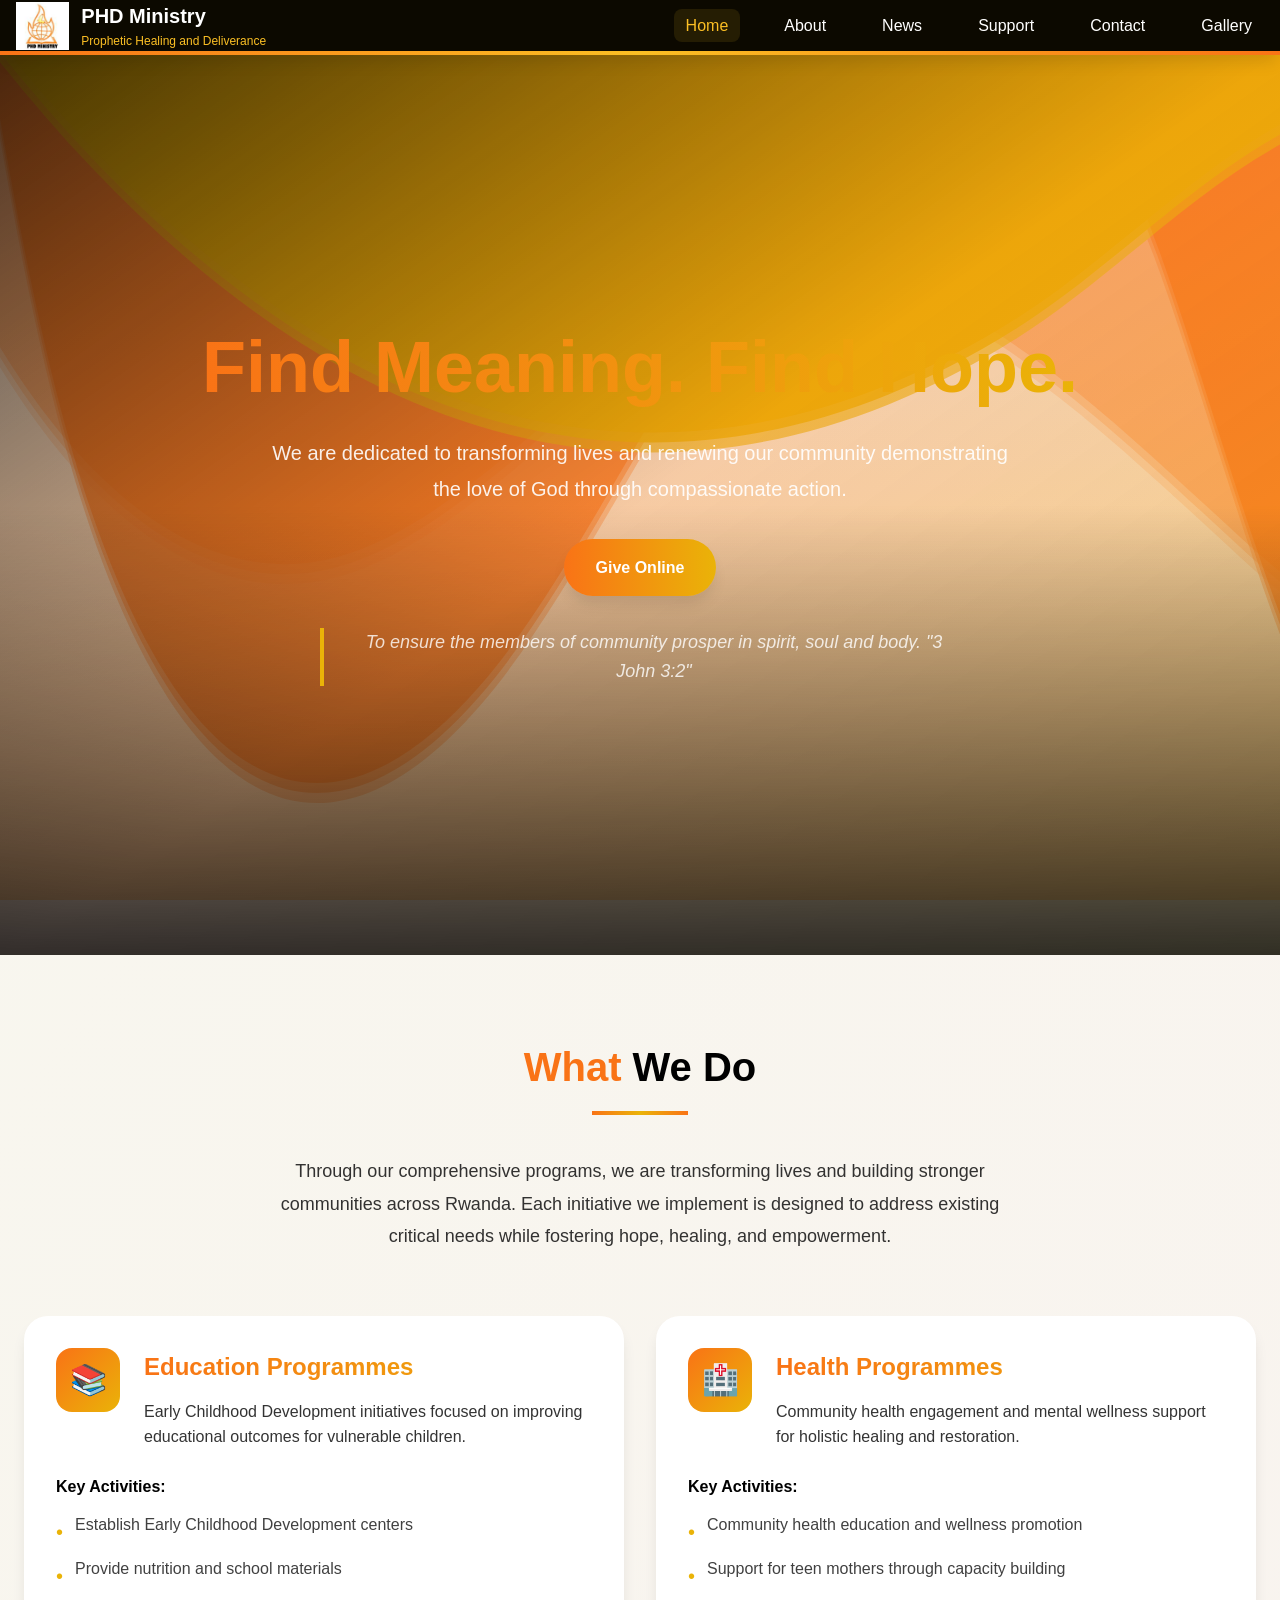
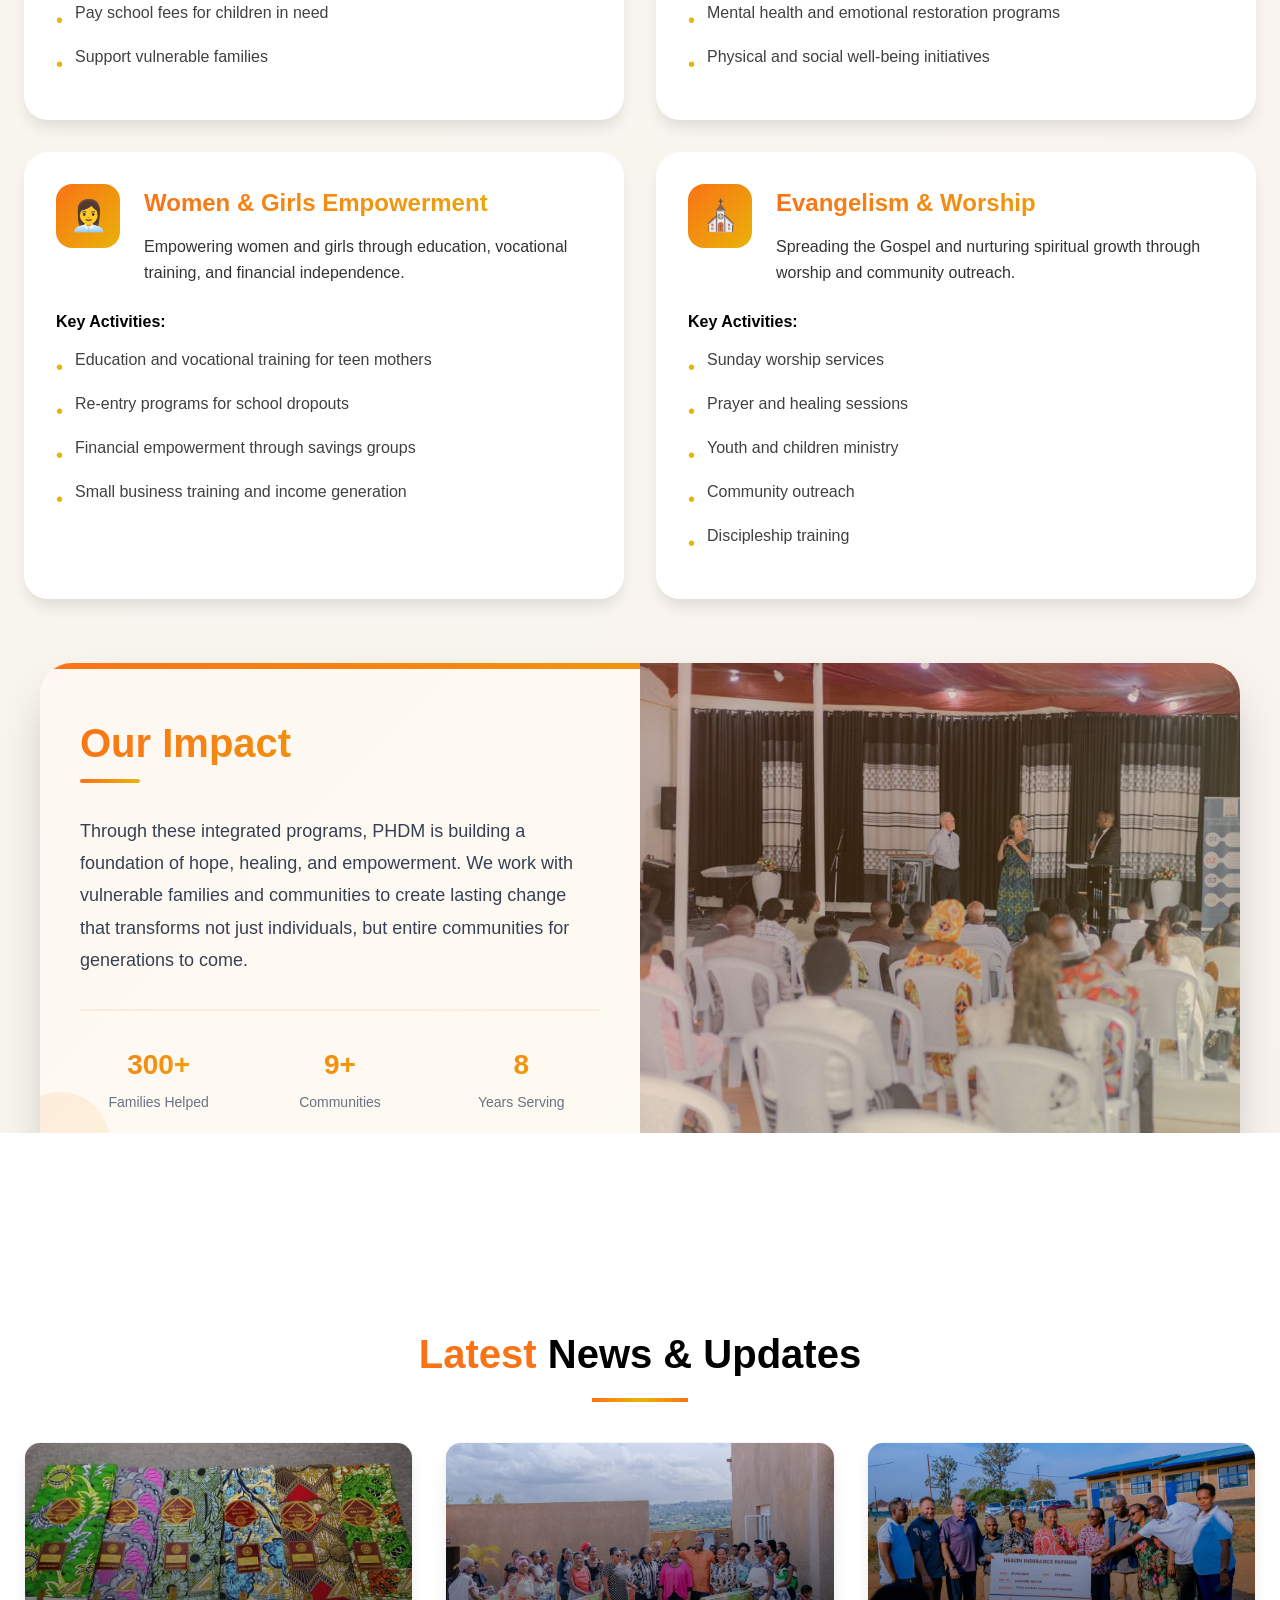
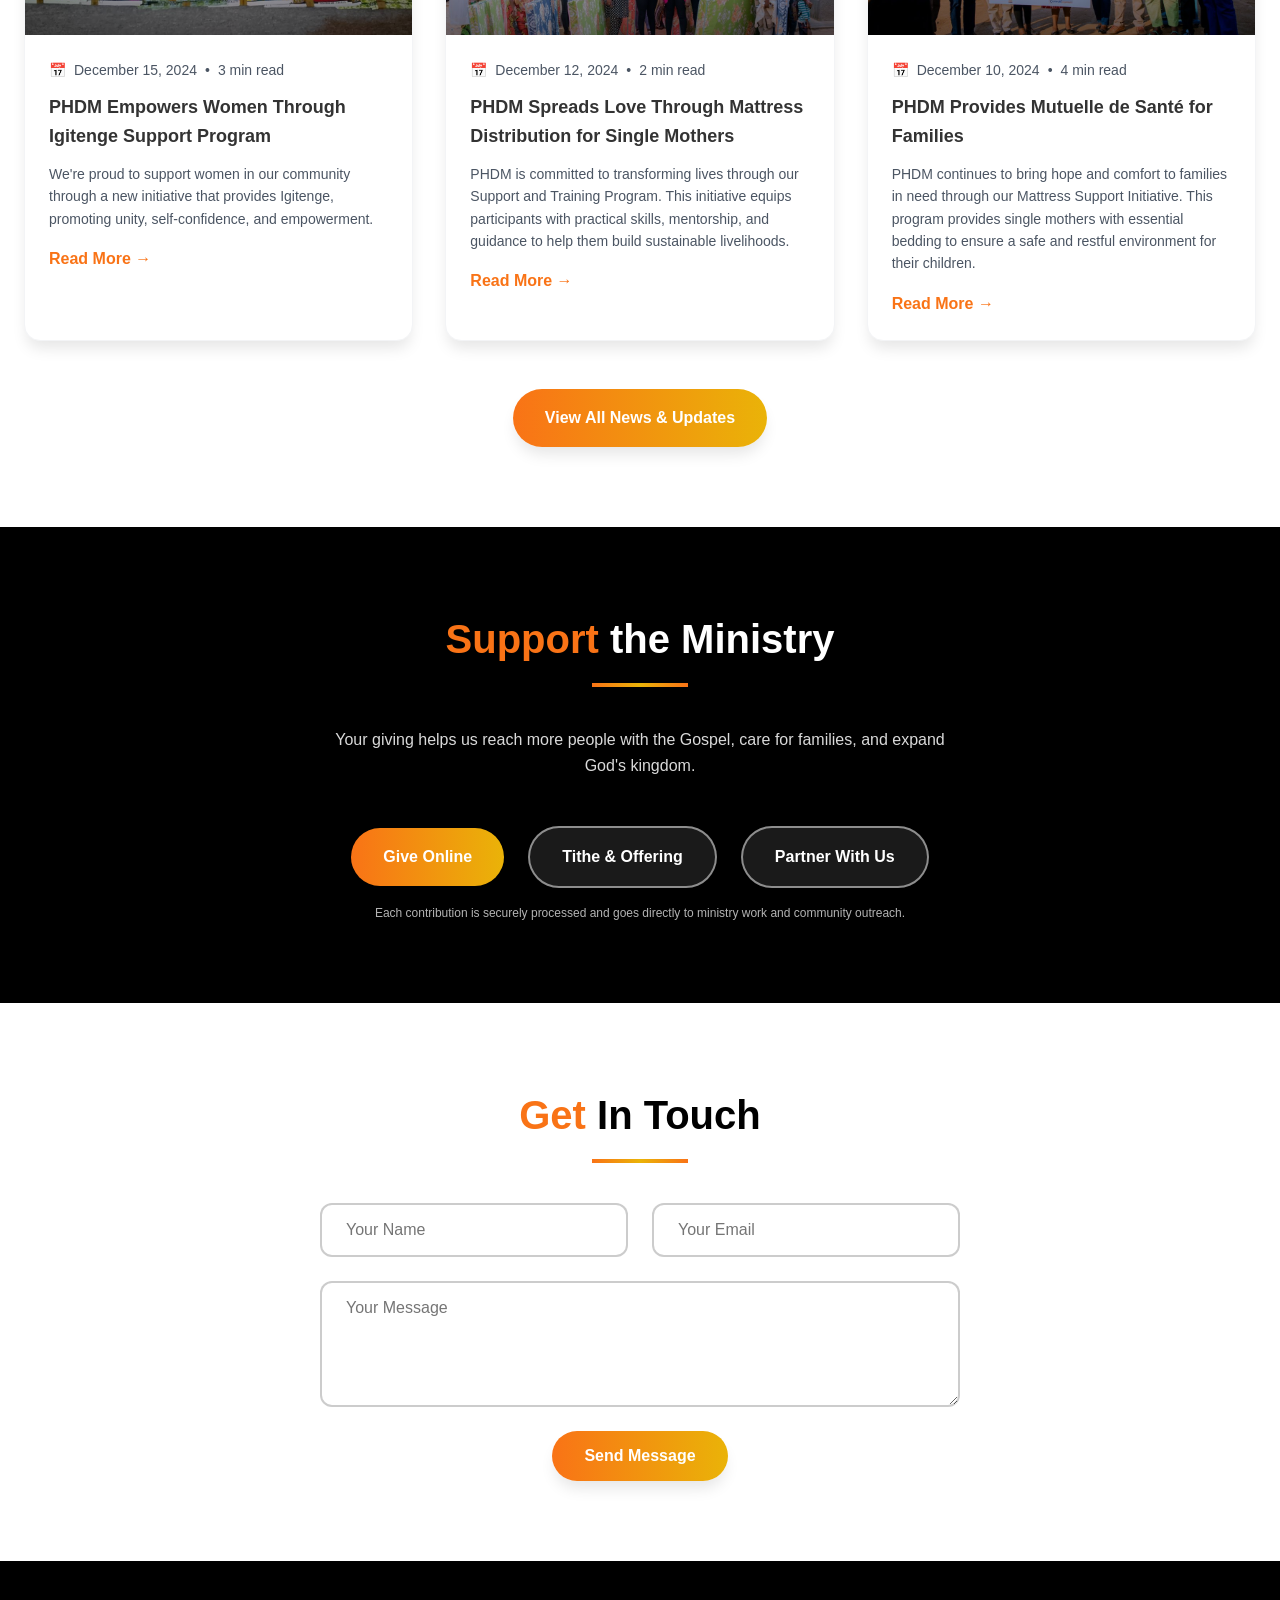
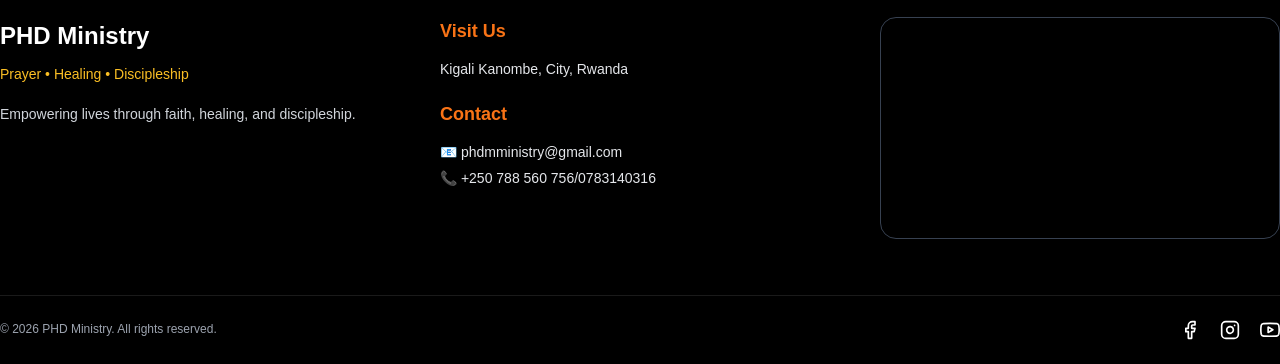
<file: index.html>
<!DOCTYPE html>
<html lang="en">
<head>
    <meta charset="UTF-8">
    <meta name="viewport" content="width=device-width, initial-scale=1.0">
    <title>PHDM - Find Meaning. Find Hope.</title>
    <link rel="stylesheet" href="style.css">
    <link rel="stylesheet" href="Header.css">
    <link rel="stylesheet" href="Footer.css">
</head>
<body>
    <header>
        <nav class="container-xl">
            <a href="index.html" class="logo-link">
                <img src="logo.png" alt="PHDM Church" class="logo-img">
                <div class="logo-text">
                    <span class="logo-title">PHD Ministry</span>
                    <p class="logo-subtitle">Prophetic Healing and Deliverance </p>
                </div>
            </a>

            <!-- Desktop Navigation -->
            <ul class="desktop-nav">
                <li>
                    <a href="index.html" class="nav-link active">
                        <div class="nav-link-bg"></div>
                        <span>Home</span>
                    </a>
                </li>
                <li>
                    <a href="About.html" class="nav-link">
                        <div class="nav-link-bg"></div>
                        <span>About</span>
                    </a>
                </li>
                <li>
                    <a href="News.html" class="nav-link">
                        <div class="nav-link-bg"></div>
                        <span>News</span>
                    </a>
                </li>

                <li>
                    <a href="give.html" class="nav-link">
                        <div class="nav-link-bg"></div>
                        <span>Support</span>
                    </a>
                </li>
                <li>
                    <a href="Contact.html" class="nav-link">
                        <div class="nav-link-bg"></div>
                        <span>Contact</span>
                    </a>
                </li>
                <li>
                    <a href="Galley.html" class="nav-link">
                        <div class="nav-link-bg"></div>
                        <span>Gallery</span>
                    </a>
                </li>
            </ul>

            <!-- Mobile Menu Button -->
            <button class="mobile-menu-btn" id="menuBtn" aria-label="Toggle menu">
                <svg xmlns="http://www.w3.org/2000/svg" fill="none" viewBox="0 0 24 24" stroke-width="1.5" stroke="currentColor">
                    <path stroke-linecap="round" stroke-linejoin="round" d="M3.75 6.75h16.5M3.75 12h16.5M3.75 17.25h16.5" />
                </svg>
            </button>
        </nav>
        <div class="gradient-line"></div>
    </header>

    <!-- Backdrop -->
    <div class="backdrop hidden" id="backdrop"></div>

    <!-- Mobile Modal -->
    <div class="mobile-modal hidden" id="mobileModal">
        <div class="modal-header">
            <div class="modal-logo">
                <img src="logo.png" alt="PHDM Church">
                <span>PHD Ministry</span>
            </div>
            <button class="close-btn" id="closeBtn" aria-label="Close menu">
                <div class="close-btn-bg"></div>
                <svg xmlns="http://www.w3.org/2000/svg" fill="none" viewBox="0 0 24 24" stroke-width="1.5" stroke="currentColor">
                    <path stroke-linecap="round" stroke-linejoin="round" d="M6 18L18 6M6 6l12 12" />
                </svg>
            </button>
        </div>

        <nav class="modal-nav">
            <ul class="modal-nav-list">
                <li>
                    <a href="index.html" class="modal-nav-link active">
                        <div class="modal-nav-link-bg"></div>
                        <span>Home</span>
                    </a>
                </li>
                <li>
                    <a href="About.html" class="modal-nav-link">
                        <div class="modal-nav-link-bg"></div>
                        <span>About</span>
                    </a>
                </li>
                <li>
                    <a href="News.html" class="modal-nav-link">
                        <div class="modal-nav-link-bg"></div>
                        <span>News</span>
                    </a>
                </li>
                  <li>
                    <a href="give.html" class="modal-nav-link">
                        <div class="modal-nav-link-bg"></div>
                        <span>Support</span>
                    </a>
                </li>
               
                <li>
                    <a href="Contact.html" class="modal-nav-link">
                        <div class="modal-nav-link-bg"></div>
                        <span>Contact</span>
                    </a>
                </li>
                <li>
                    <a href="Galley.html" class="modal-nav-link">
                        <div class="modal-nav-link-bg"></div>
                        <span>Gallery</span>
                    </a>
                </li>
            </ul>

           
        </nav>

        <div class="modal-footer">
            <p> Prophetic  Healing and Deliverance  Ministry</p>
        </div>
    </div>

   

    <script>
        const menuBtn = document.getElementById('menuBtn');
        const closeBtn = document.getElementById('closeBtn');
        const mobileModal = document.getElementById('mobileModal');
        const backdrop = document.getElementById('backdrop');

        function openMenu() {
            mobileModal.classList.remove('hidden');
            backdrop.classList.remove('hidden');
            document.body.style.overflow = 'hidden';
        }

        function closeMenu() {
            mobileModal.classList.add('hidden');
            backdrop.classList.add('hidden');
            document.body.style.overflow = '';
        }

        menuBtn.addEventListener('click', openMenu);
        closeBtn.addEventListener('click', closeMenu);
        backdrop.addEventListener('click', closeMenu);

        // Close menu when clicking on a link
        document.querySelectorAll('.modal-nav-link').forEach(link => {
            link.addEventListener('click', closeMenu);
        });

        // Close menu on ESC key
        document.addEventListener('keydown', (e) => {
            if (e.key === 'Escape' && !mobileModal.classList.contains('hidden')) {
                closeMenu();
            }
        });
    </script>
    <!-- Hero Section -->
    <section id="home" class="hero-section">
        <div class="video-background">
            <video autoplay loop muted playsinline>
                <source src="video.mp4" type="video/mp4">
            </video>
            <div class="video-overlay"></div>
            <div class="video-gradient"></div>
        </div>
        
        <div class="container hero-content">
            <div class="hero-text">
                <h1 class="hero-title">
                    <span class="gradient-text">Find Meaning. Find Hope.</span>
                </h1>
                <p class="hero-description">
                   We are dedicated to transforming lives and renewing our community demonstrating the love of God through compassionate action.
                </p>
                <div class="hero-buttons">
                    <!-- <a href="Events.html" class="btn btn-primary">Join Us This Sunday</a> -->
                    <a href="give.html" class="btn btn-primary">Give Online</a>
                </div>
                <blockquote class="hero-quote">
                    To ensure the members of community prosper in spirit, soul and body. "3 John 3:2"
                </blockquote>
            </div>
        </div>
    </section>

    <!-- What We Do Section -->
    <section id="what-we-do" class="what-we-do-section">
        <div class="container">
            <div class="section-heading">
                <h2><span class="accent">What</span> We Do</h2>
                <div class="heading-line"></div>
            </div>
            <p class="section-intro">
                Through our comprehensive programs, we are transforming lives and building stronger communities across Rwanda. 
                Each initiative we implement is designed to address existing critical needs while fostering hope, healing, and empowerment.
            </p>
            
            <div class="programs-grid">
                

                <div class="program-card">
                    <div class="program-header">
                        <div class="program-icon">📚</div>
                        <div class="program-info">
                            <h3>Education Programmes</h3>
                            <p>Early Childhood Development initiatives focused on improving educational outcomes for vulnerable children.</p>
                        </div>
                    </div>
                    <div class="program-activities">
                        <h4>Key Activities:</h4>
                        <ul>
                            <li>Establish Early Childhood Development centers</li>
                            <li>Provide nutrition and school materials</li>
                            <li>Pay school fees for children in need</li>
                            <li>Support vulnerable families</li>
                        </ul>
                    </div>
                </div>
              

                <div class="program-card">
                    <div class="program-header">
                        <div class="program-icon">🏥</div>
                        <div class="program-info">
                            <h3>Health Programmes</h3>
                            <p>Community health engagement and mental wellness support for holistic healing and restoration.</p>
                        </div>
                    </div>
                    <div class="program-activities">
                        <h4>Key Activities:</h4>
                        <ul>
                            <li>Community health education and wellness promotion</li>
                            <li>Support for teen mothers through capacity building</li>
                            <li>Mental health and emotional restoration programs</li>
                            <li>Physical and social well-being initiatives</li>
                        </ul>
                    </div>
                </div>

                <div class="program-card">
                    <div class="program-header">
                        <div class="program-icon">👩‍💼</div>
                        <div class="program-info">
                            <h3>Women & Girls Empowerment</h3>
                            <p>Empowering women and girls through education, vocational training, and financial independence.</p>
                        </div>
                    </div>
                    <div class="program-activities">
                        <h4>Key Activities:</h4>
                        <ul>
                            <li>Education and vocational training for teen mothers</li>
                            <li>Re-entry programs for school dropouts</li>
                            <li>Financial empowerment through savings groups</li>
                            <li>Small business training and income generation</li>
                        </ul>
                    </div>
                </div>
                  <div class="program-card">
                    <div class="program-header">
                        <div class="program-icon">⛪</div>
                        <div class="program-info">
                            <h3>Evangelism & Worship</h3>
                            <p>Spreading the Gospel and nurturing spiritual growth through worship and community outreach.</p>
                        </div>
                    </div>
                    <div class="program-activities">
                        <h4>Key Activities:</h4>
                        <ul>
                            <li>Sunday worship services</li>
                            <li>Prayer and healing sessions</li>
                            <li>Youth and children ministry</li>
                            <li>Community outreach</li>
                            <li>Discipleship training</li>
                        </ul>
                    </div>
                </div>
            </div>
            
           <div class="wave-background">
    <div class="wave"></div>
    <div class="wave"></div>
    <div class="wave"></div>
  </div>
  
  <div class="impact-box">
    <div class="decorative-circle circle-1"></div>
    <div class="decorative-circle circle-2"></div>
    
    <div class="impact-content">
      <div class="text-section">
        <h3>Our Impact</h3>
        <p>
          Through these integrated programs, PHDM is building a foundation of hope, healing, and empowerment. 
          We work with vulnerable families and communities to create lasting change that transforms not just individuals, 
          but entire communities for generations to come.
        </p>
        
        <div class="stats-highlight">
          <div class="stat-item">
            <div class="stat-number">300+</div>
            <div class="stat-label">Families Helped</div>
          </div>
          <div class="stat-item">
            <div class="stat-number">9+</div>
            <div class="stat-label">Communities</div>
          </div>
          <div class="stat-item">
            <div class="stat-number">8</div>
            <div class="stat-label">Years Serving</div>
          </div>
        </div>
      </div>
      
      <div class="image-section">
        <img src="images/events-worked/ministry.jpg" alt="Ministry Impact - Community gathering and support">
      </div>
    </div>
  </div>
        </div>
    </section>

    <!-- About Section -->
    

    <!-- Latest News Section -->
    <section id="latest-news" class="latest-news-section">
        <div class="container">
            <div class="section-heading">
                <h2><span class="accent">Latest</span> News & Updates</h2>
                <div class="heading-line"></div>
            </div>
            
            <div class="news-grid">
                <article class="news-card" data-id="1">
                    <div class="news-image">
                        <img src="images/events-worked/women1.jpg" alt="Women Empowerment">
                        <div class="news-overlay"></div>
                    </div>
                    <div class="news-content">
                        <div class="news-meta">
                            <span>📅</span>
                            <time>December 15, 2024</time>
                            <span>•</span>
                            <span>3 min read</span>
                        </div>
                        <h3>PHDM Empowers Women Through Igitenge Support Program</h3>
                        <p>We're proud to support women in our community through a new initiative that provides Igitenge, promoting unity, self-confidence, and empowerment.</p>
                        <button class="read-more">Read More →</button>
                    </div>
                </article>

                <article class="news-card" data-id="2">
                    <div class="news-image">
                        <img src="images/events-worked/women6.jpg" alt="Mattress Distribution">
                        <div class="news-overlay"></div>
                    </div>
                    <div class="news-content">
                        <div class="news-meta">
                            <span>📅</span>
                            <time>December 12, 2024</time>
                            <span>•</span>
                            <span>2 min read</span>
                        </div>
                        <h3>PHDM Spreads Love Through Mattress Distribution for Single Mothers</h3>
                        <p>PHDM is committed to transforming lives through our Support and Training Program. This initiative equips participants with practical skills, mentorship, and guidance to help them build sustainable livelihoods.</p>
                        <button class="read-more">Read More →</button>
                    </div>
                </article>

                <article class="news-card" data-id="3">
                    <div class="news-image">
                        <img src="images/news/3.jpg" alt="Mutuelle de Santé">
                        <div class="news-overlay"></div>
                    </div>
                    <div class="news-content">
                        <div class="news-meta">
                            <span>📅</span>
                            <time>December 10, 2024</time>
                            <span>•</span>
                            <span>4 min read</span>
                        </div>
                        <h3>PHDM Provides Mutuelle de Santé for Families</h3>
                        <p>PHDM continues to bring hope and comfort to families in need through our Mattress Support Initiative. This program provides single mothers with essential bedding to ensure a safe and restful environment for their children.</p>
                        <button class="read-more">Read More →</button>
                    </div>
                </article>
            </div>

            <div class="text-center">
                <a href="/news" class="btn btn-primary">View All News & Updates</a>
            </div>
        </div>
    </section>

    <!-- Give Section -->
    <section id="give" class="give-section">
        <div class="container">
            <div class="section-heading">
                <h2 class="text-white"><span class="accent">Support</span> the Ministry</h2>
                <div class="heading-line"></div>
            </div>
            <p class="give-description">
                Your giving helps us reach more people with the Gospel, care for families, and expand God's kingdom.
            </p>
            <div class="give-buttons">
                <a href="/give" class="btn btn-primary">Give Online</a>
                <a href="/give" class="btn btn-secondary">Tithe & Offering</a>
                <a href="/give" class="btn btn-secondary">Partner With Us</a>
            </div>
            <p class="give-note">Each contribution is securely processed and goes directly to ministry work and community outreach.</p>
        </div>
    </section>

    <!-- Contact Section -->
    <section id="contact" class="contact-sections">
        <div class="container">
            <div class="section-heading">
                <h2><span class="accent">Get</span> In Touch</h2>
                <div class="heading-line"></div>
            </div>
            <div class="contact-form-wrapper">
                <form id="contactForm" class="contact-form">
                    <div class="form-row">
                        <input type="text" name="name" placeholder="Your Name" required>
                        <input type="email" name="email" placeholder="Your Email" required>
                    </div>
                    <textarea name="message" rows="5" placeholder="Your Message" required></textarea>
                    <button type="submit" class="btn btn-primary">Send Message</button>
                </form>
            </div>
        </div>
    </section>
       <footer>
        <!-- Main Footer Section -->
        <div class="footer-main">
            <div class="container" style="display: contents;">
                <!-- Column 1: Ministry Info -->
                <div class="ministry-info">
                    <h2>PHD Ministry</h2>
                    <p class="ministry-tagline">Prayer • Healing • Discipleship</p>
                    <p class="ministry-description">
                        Empowering lives through faith, healing, and discipleship.
                    </p>
                </div>

                <!-- Column 2: Visit & Contact -->
                <div class="contact-info">
                    <div class="contact-section">
                        <h4>Visit Us</h4>
                        <p>Kigali Kanombe, City, Rwanda</p>
                    </div>

                    <div class="contact-section">
                        <h4>Contact</h4>
                        <p>📧 phdmministry@gmail.com</p>
                        <p>📞 +250 788 560 756/0783140316</p>
                    </div>
                </div>

                <!-- Column 3: Google Map -->
                <div class="map-container">
                    <iframe
                        src="https://www.google.com/maps/embed?pb=!1m18!1m12!1m3!1d517.8889369608336!2d30.141329889783577!3d-2.0132904952767854!2m3!1f0!2f0!3f0!3m2!1i1024!2i768!4f13.1!3m3!1m2!1s0x19dca948d3b52825%3A0x628cae646f43c5aa!2sPHD%20Ministry!5e1!3m2!1sen!2srw!4v1762265109751!5m2!1sen!2srw"
                        allowfullscreen=""
                        loading="lazy"
                        referrerpolicy="no-referrer-when-downgrade"
                        title="PHD Ministry Map">
                    </iframe>
                </div>
            </div>
        </div>

        <!-- Divider -->
        <div class="divider"></div>

        <!-- Social Bar -->
        <div class="social-bar">
            <div class="container" style="display: contents;">
                <p class="copyright">
                    © <span id="currentYear"></span> PHD Ministry. All rights reserved.
                </p>

                <div class="social-links">
                    <a 
                        href="http://facebook.com/PHD-Ministry-Rwanda-101293981804906" 
                        target="_blank" 
                        rel="noopener noreferrer" 
                        class="social-link"
                        aria-label="Facebook">
                        <svg xmlns="http://www.w3.org/2000/svg" viewBox="0 0 24 24" fill="none" stroke="currentColor" stroke-width="2" stroke-linecap="round" stroke-linejoin="round">
                            <path d="M18 2h-3a5 5 0 0 0-5 5v3H7v4h3v8h4v-8h3l1-4h-4V7a1 1 0 0 1 1-1h3z"></path>
                        </svg>
                    </a>
                    <a 
                        href="http://instagram.com/phdministyrwanda" 
                        target="_blank" 
                        rel="noopener noreferrer" 
                        class="social-link"
                        aria-label="Instagram">
                        <svg xmlns="http://www.w3.org/2000/svg" viewBox="0 0 24 24" fill="none" stroke="currentColor" stroke-width="2" stroke-linecap="round" stroke-linejoin="round">
                            <rect x="2" y="2" width="20" height="20" rx="5" ry="5"></rect>
                            <path d="M16 11.37A4 4 0 1 1 12.63 8 4 4 0 0 1 16 11.37z"></path>
                            <line x1="17.5" y1="6.5" x2="17.51" y2="6.5"></line>
                        </svg>
                    </a>
                    <a 
                        href="https://www.youtube.com/@phdwisdomtv3801" 
                        target="_blank" 
                        rel="noopener noreferrer" 
                        class="social-link"
                        aria-label="YouTube">
                        <svg xmlns="http://www.w3.org/2000/svg" viewBox="0 0 24 24" fill="none" stroke="currentColor" stroke-width="2" stroke-linecap="round" stroke-linejoin="round">
                            <path d="M22.54 6.42a2.78 2.78 0 0 0-1.94-2C18.88 4 12 4 12 4s-6.88 0-8.6.46a2.78 2.78 0 0 0-1.94 2A29 29 0 0 0 1 11.75a29 29 0 0 0 .46 5.33A2.78 2.78 0 0 0 3.4 19c1.72.46 8.6.46 8.6.46s6.88 0 8.6-.46a2.78 2.78 0 0 0 1.94-2 29 29 0 0 0 .46-5.25 29 29 0 0 0-.46-5.33z"></path>
                            <polygon points="9.75 15.02 15.5 11.75 9.75 8.48 9.75 15.02"></polygon>
                        </svg>
                    </a>
                </div>
            </div>
        </div>
    </footer>

    <script>
        // Set current year dynamically
        document.getElementById('currentYear').textContent = new Date().getFullYear();
    </script>

    <script src="script.js"></script>
</body>
</html>
</file>
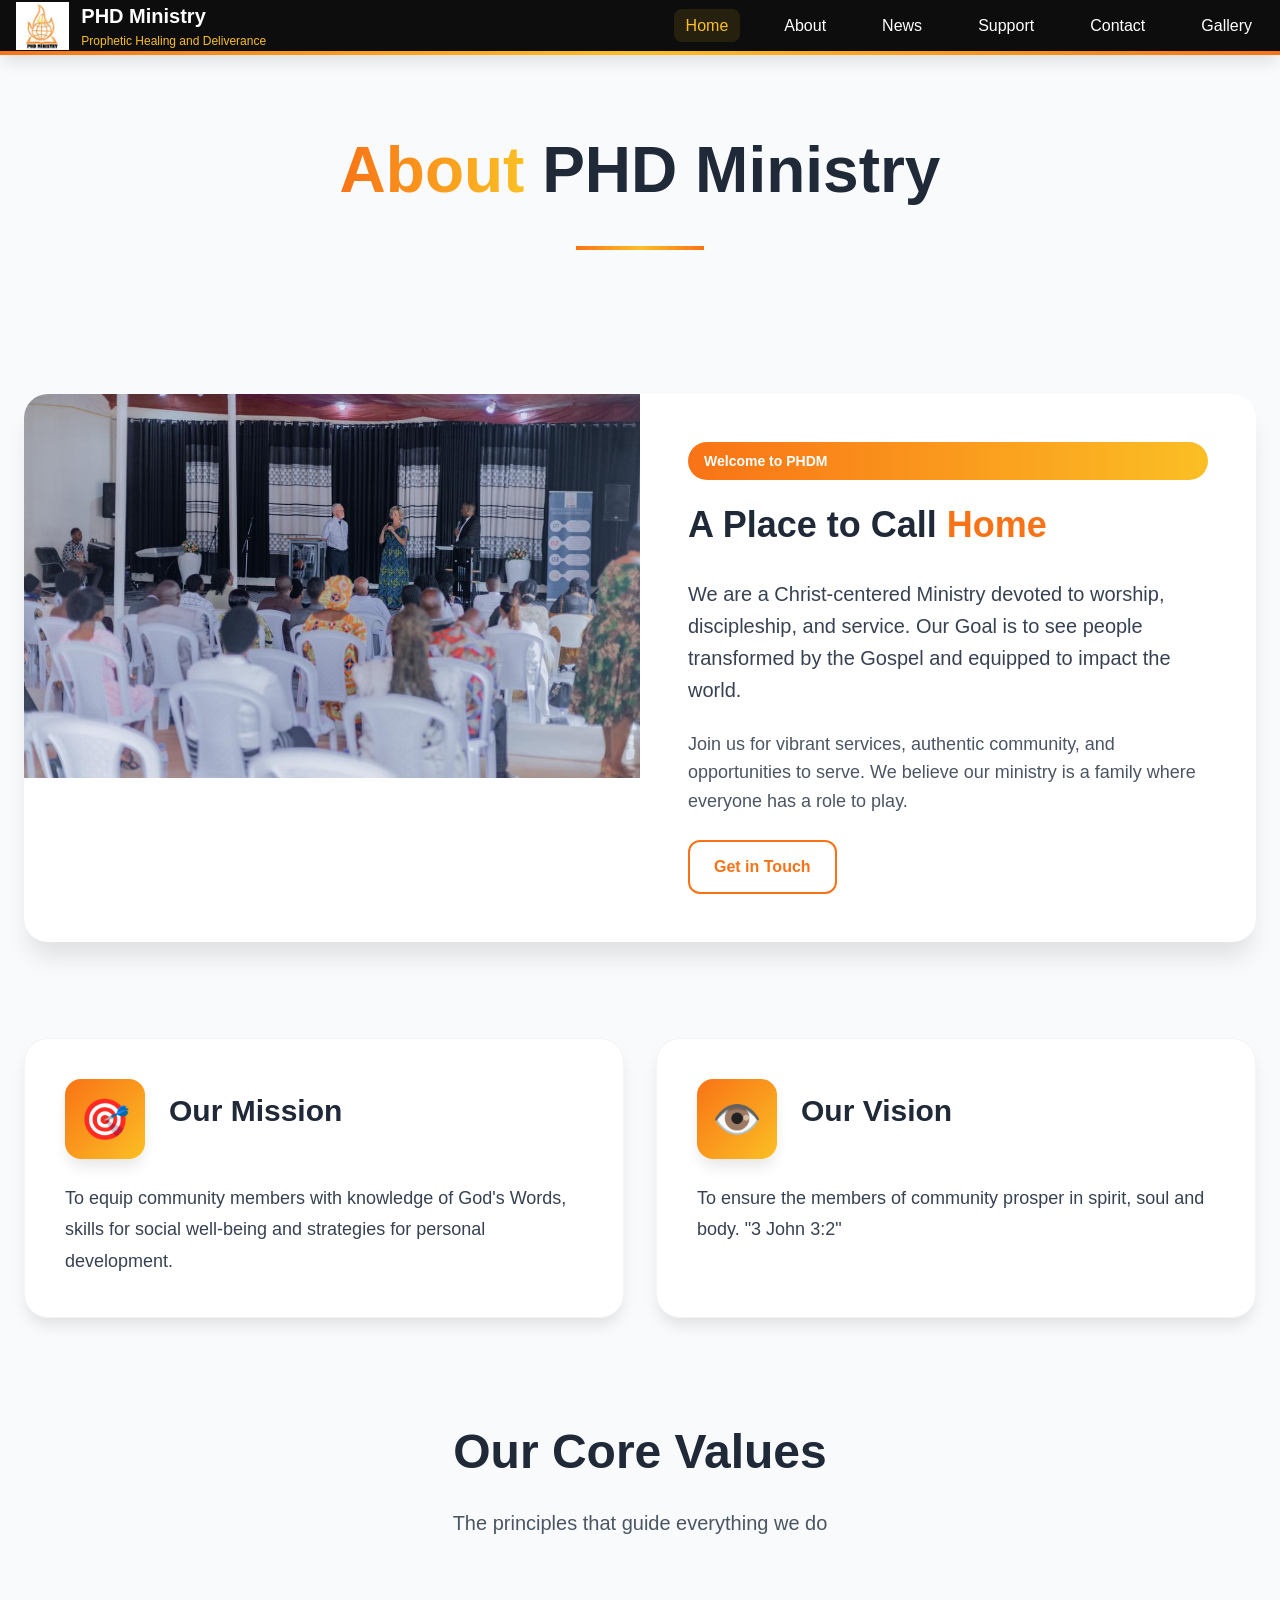
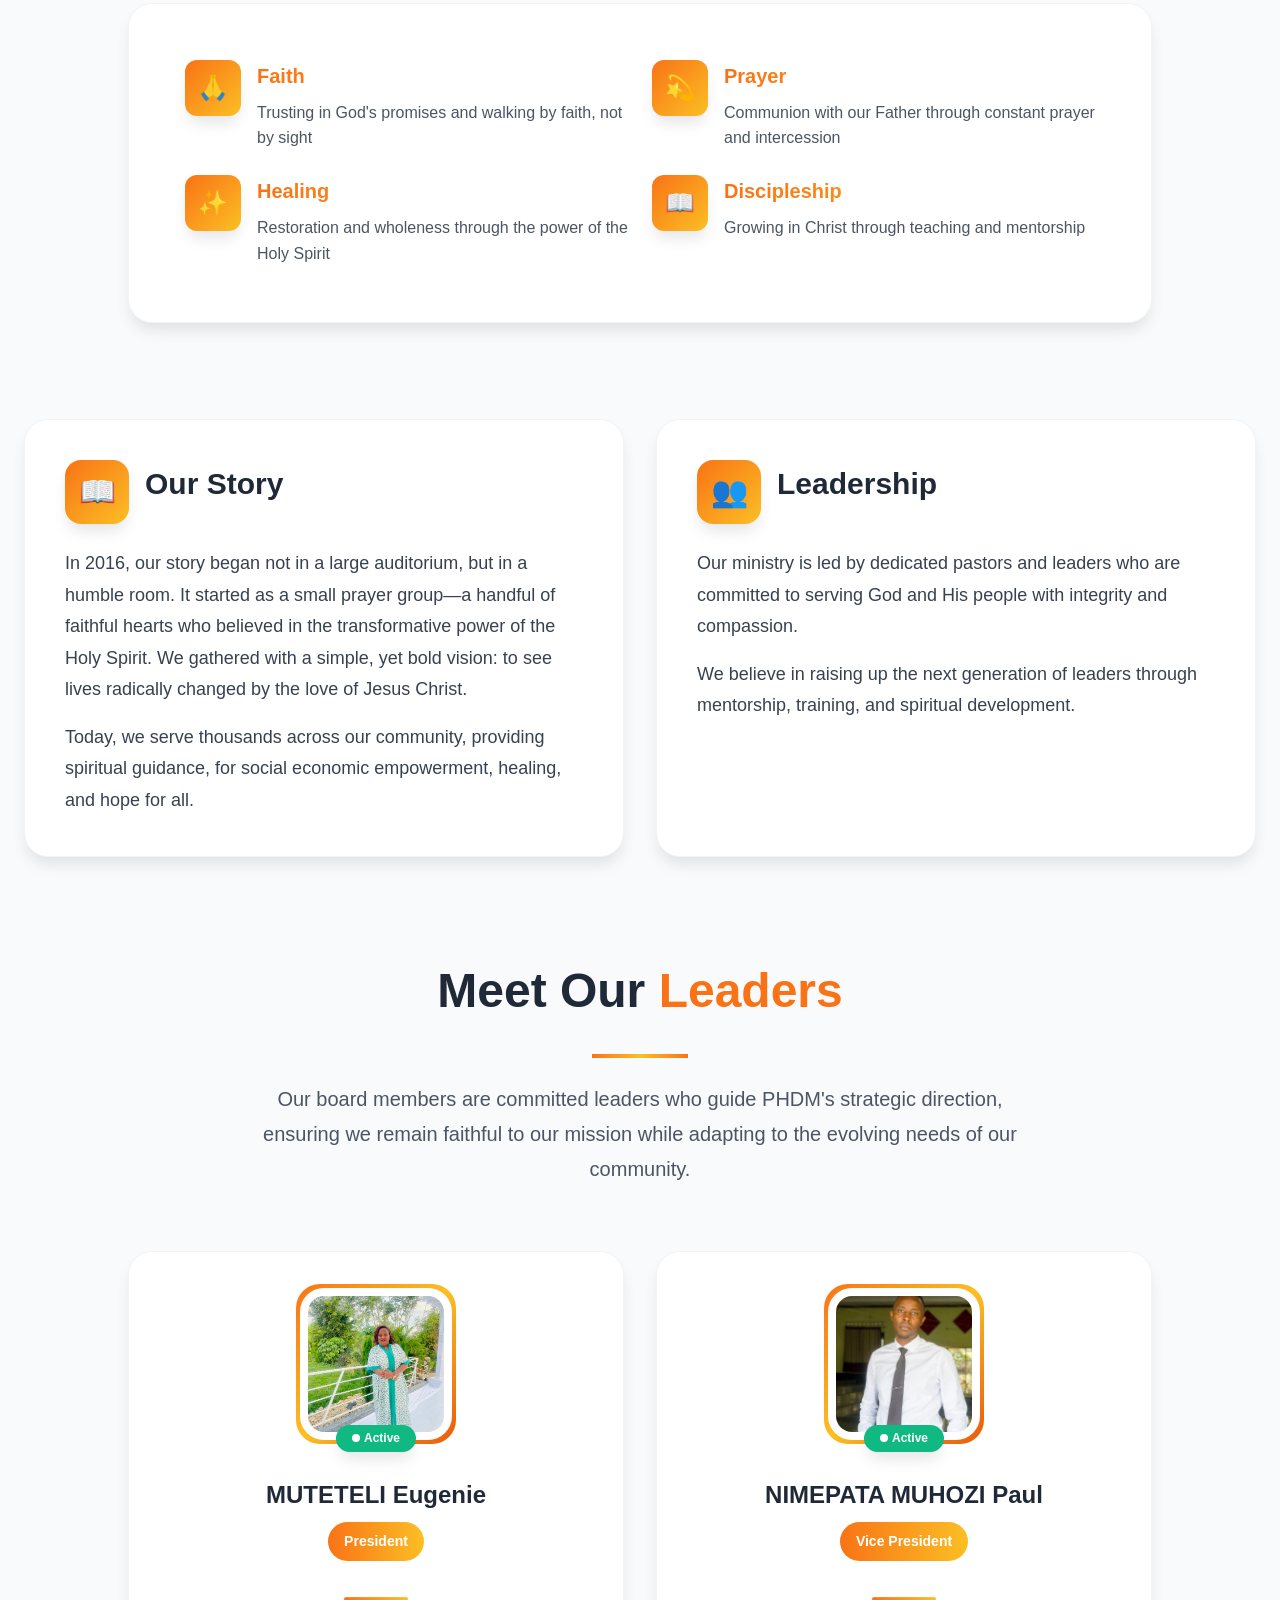
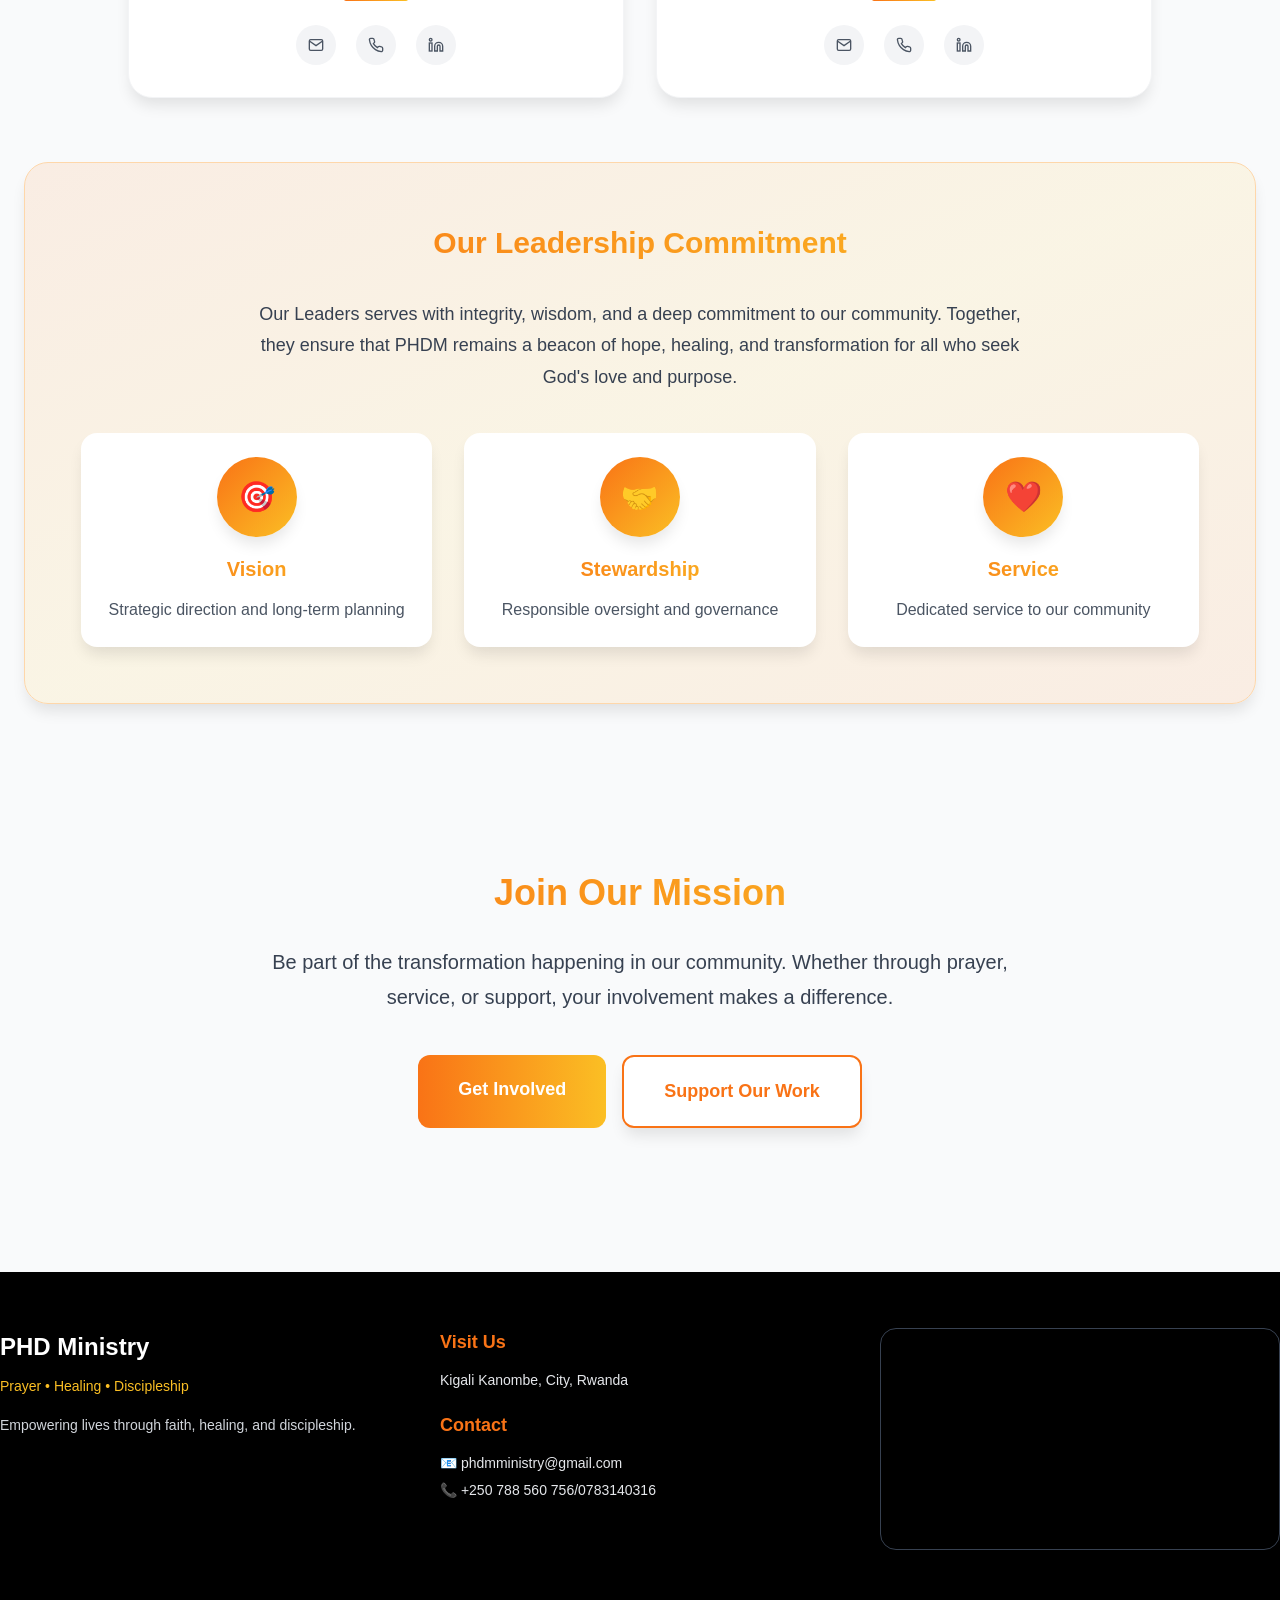
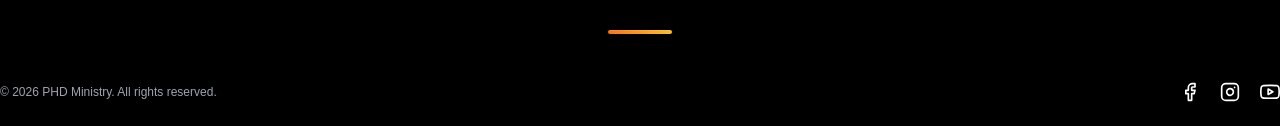
<file: About.html>
<!DOCTYPE html>
<html lang="en">
<head>
    <meta charset="UTF-8">
    <meta name="viewport" content="width=device-width, initial-scale=1.0">
    <title>About - PHD Ministry</title>
 <link rel="stylesheet" href="About.css">
 <link rel="stylesheet" href="Header.css">
 <link rel="stylesheet" href="Footer.css">
</head>
<body>
  <header>
        <nav class="container-xl">
            <a href="index.html" class="logo-link">
                <img src="logo.png" alt="PHDM Church" class="logo-img">
                <div class="logo-text">
                    <span class="logo-title">PHD Ministry</span>
                    <p class="logo-subtitle">Prophetic Healing and Deliverance </p>
                </div>
            </a>

            <!-- Desktop Navigation -->
            <ul class="desktop-nav">
                <li>
                    <a href="index.html" class="nav-link active">
                        <div class="nav-link-bg"></div>
                        <span>Home</span>
                    </a>
                </li>
                <li>
                    <a href="About.html" class="nav-link">
                        <div class="nav-link-bg"></div>
                        <span>About</span>
                    </a>
                </li>
                <li>
                    <a href="News.html" class="nav-link">
                        <div class="nav-link-bg"></div>
                        <span>News</span>
                    </a>
                </li>

                <li>
                    <a href="give.html" class="nav-link">
                        <div class="nav-link-bg"></div>
                        <span>Support</span>
                    </a>
                </li>
                <li>
                    <a href="Contact.html" class="nav-link">
                        <div class="nav-link-bg"></div>
                        <span>Contact</span>
                    </a>
                </li>
                <li>
                    <a href="Galley.html" class="nav-link">
                        <div class="nav-link-bg"></div>
                        <span>Gallery</span>
                    </a>
                </li>
            </ul>

            <!-- Mobile Menu Button -->
            <button class="mobile-menu-btn" id="menuBtn" aria-label="Toggle menu">
                <svg xmlns="http://www.w3.org/2000/svg" fill="none" viewBox="0 0 24 24" stroke-width="1.5" stroke="currentColor">
                    <path stroke-linecap="round" stroke-linejoin="round" d="M3.75 6.75h16.5M3.75 12h16.5M3.75 17.25h16.5" />
                </svg>
            </button>
        </nav>
        <div class="gradient-line"></div>
    </header>

    <!-- Backdrop -->
    <div class="backdrop hidden" id="backdrop"></div>

    <!-- Mobile Modal -->
    <div class="mobile-modal hidden" id="mobileModal">
        <div class="modal-header">
            <div class="modal-logo">
                <img src="logo.png" alt="PHDM Church">
                <span>PHD Ministry</span>
            </div>
            <button class="close-btn" id="closeBtn" aria-label="Close menu">
                <div class="close-btn-bg"></div>
                <svg xmlns="http://www.w3.org/2000/svg" fill="none" viewBox="0 0 24 24" stroke-width="1.5" stroke="currentColor">
                    <path stroke-linecap="round" stroke-linejoin="round" d="M6 18L18 6M6 6l12 12" />
                </svg>
            </button>
        </div>

        <nav class="modal-nav">
            <ul class="modal-nav-list">
                <li>
                    <a href="index.html" class="modal-nav-link active">
                        <div class="modal-nav-link-bg"></div>
                        <span>Home</span>
                    </a>
                </li>
                <li>
                    <a href="About.html" class="modal-nav-link">
                        <div class="modal-nav-link-bg"></div>
                        <span>About</span>
                    </a>
                </li>
                <li>
                    <a href="News.html" class="modal-nav-link">
                        <div class="modal-nav-link-bg"></div>
                        <span>News</span>
                    </a>
                </li>
                  <li>
                    <a href="give.html" class="modal-nav-link">
                        <div class="modal-nav-link-bg"></div>
                        <span>Support</span>
                    </a>
                </li>
               
                <li>
                    <a href="Contact.html" class="modal-nav-link">
                        <div class="modal-nav-link-bg"></div>
                        <span>Contact</span>
                    </a>
                </li>
                <li>
                    <a href="Galley.html" class="modal-nav-link">
                        <div class="modal-nav-link-bg"></div>
                        <span>Gallery</span>
                    </a>
                </li>
            </ul>

           
        </nav>

        <div class="modal-footer">
            <p> Prophetic  Healing and Deliverance  Ministry</p>
        </div>
    </div>

   

    <script>
        const menuBtn = document.getElementById('menuBtn');
        const closeBtn = document.getElementById('closeBtn');
        const mobileModal = document.getElementById('mobileModal');
        const backdrop = document.getElementById('backdrop');

        function openMenu() {
            mobileModal.classList.remove('hidden');
            backdrop.classList.remove('hidden');
            document.body.style.overflow = 'hidden';
        }

        function closeMenu() {
            mobileModal.classList.add('hidden');
            backdrop.classList.add('hidden');
            document.body.style.overflow = '';
        }

        menuBtn.addEventListener('click', openMenu);
        closeBtn.addEventListener('click', closeMenu);
        backdrop.addEventListener('click', closeMenu);

        // Close menu when clicking on a link
        document.querySelectorAll('.modal-nav-link').forEach(link => {
            link.addEventListener('click', closeMenu);
        });

        // Close menu on ESC key
        document.addEventListener('keydown', (e) => {
            if (e.key === 'Escape' && !mobileModal.classList.contains('hidden')) {
                closeMenu();
            }
        });
    </script>
    <section>
        <div class="container">
            <!-- Hero Section -->
            <div class="hero">
                <h1>
                    <span class="gradient-text">About</span> PHD Ministry
                </h1>
                <div class="hero-divider"></div>
            </div>

            <!-- Welcome Section -->
            <div class="welcome-section">
                <div class="welcome-card">
                    <div class="welcome-grid">
                        <div class="welcome-image">
                            <img id="welcomeImg" src="images/events-worked/ministry.jpg" alt="PHD Ministry Welcome" 
                                 onerror="this.style.display='none'; document.getElementById('welcomeFallback').style.display='flex'">
                            <div id="welcomeFallback" class="welcome-image-fallback" style="display: none;">
                                <div>
                                    <span>⛪</span>
                                    <h3 style="font-size: 1.875rem; font-weight: 700;">Welcome Home</h3>
                                </div>
                            </div>
                        </div>
                        <div class="welcome-content">
                            <span class="badge">Welcome to PHDM</span>
                            <h2>A Place to Call <span style="color: #f97316;">Home</span></h2>
                            <p style="font-size: 1.25rem;">
                                We are a Christ-centered Ministry devoted to worship, discipleship,
                                and service. Our Goal is to see people transformed by the Gospel and
                                equipped to impact the world.
                            </p>
                            <p style="font-size: 1.125rem; color: #4b5563;">
                                Join us for vibrant services, authentic community, and opportunities
                                to serve. We believe our ministry is a family where everyone has a role to play.
                            </p>
                            <div class="btn-group">
                                
                                <a href="Contact.html" class="btn btn-secondary">Get in Touch</a>
                            </div>
                        </div>
                    </div>
                </div>
            </div>

            <!-- Mission & Vision -->
            <div class="cards-grid">
                <div class="card">
                    <div style="display: flex; align-items: center; margin-bottom: 1.5rem;">
                        <div class="card-icon" style="margin-right: 1.5rem; margin-bottom: 0;">🎯</div>
                        <h2>Our Mission</h2>
                    </div>
                    <p>
                        To equip community members with knowledge of God's Words, skills for social well-being and strategies
                        for personal development.
                    </p>
                </div>
                
                <div class="card">
                    <div style="display: flex; align-items: center; margin-bottom: 1.5rem;">
                        <div class="card-icon" style="margin-right: 1.5rem; margin-bottom: 0;">👁️</div>
                        <h2>Our Vision</h2>
                    </div>
                    <p>
                        To ensure the members of community prosper in spirit, soul and body. "3 John 3:2"
                    </p>
                </div>
            </div>

            <!-- Values Section -->
            <div class="values-section">
                <div class="section-header">
                    <h2>Our Core Values</h2>
                    <p>The principles that guide everything we do</p>
                </div>
                <div class="values-card">
                    <div class="values-grid">
                        <div class="value-item">
                            <div class="value-icon">🙏</div>
                            <div class="value-content">
                                <h3>Faith</h3>
                                <p>Trusting in God's promises and walking by faith, not by sight</p>
                            </div>
                        </div>
                        <div class="value-item">
                            <div class="value-icon">💫</div>
                            <div class="value-content">
                                <h3>Prayer</h3>
                                <p>Communion with our Father through constant prayer and intercession</p>
                            </div>
                        </div>
                        <div class="value-item">
                            <div class="value-icon">✨</div>
                            <div class="value-content">
                                <h3>Healing</h3>
                                <p>Restoration and wholeness through the power of the Holy Spirit</p>
                            </div>
                        </div>
                        <div class="value-item">
                            <div class="value-icon">📖</div>
                            <div class="value-content">
                                <h3>Discipleship</h3>
                                <p>Growing in Christ through teaching and mentorship</p>
                            </div>
                        </div>
                    </div>
                </div>
            </div>

            <!-- Church History & Leadership -->
            <div class="cards-grid">
                <div class="card">
                    <div style="display: flex; align-items: center; margin-bottom: 1.5rem;">
                        <div style="width: 4rem; height: 4rem; border-radius: 1rem; background: linear-gradient(to bottom right, #f97316, #fbbf24); display: flex; align-items: center; justify-content: center; margin-right: 1rem; box-shadow: 0 10px 15px -3px rgba(0, 0, 0, 0.1); font-size: 1.875rem;">📖</div>
                        <h3>Our Story</h3>
                    </div>
                    <p style="margin-bottom: 1rem;">
                        In 2016, our story began not in a large auditorium, but in a humble room. It started as a small prayer group—a handful of faithful hearts who believed in the transformative 
                        power of the Holy Spirit. We gathered with a simple, yet bold vision: to see lives radically changed by the love of Jesus Christ.
                    </p>
                    <p>
                        Today, we serve thousands across our community, providing spiritual guidance, for social economic empowerment, healing, and hope for all.
                    </p>
                </div>
                <div class="card">
                    <div style="display: flex; align-items: center; margin-bottom: 1.5rem;">
                        <div style="width: 4rem; height: 4rem; border-radius: 1rem; background: linear-gradient(to bottom right, #f97316, #fbbf24); display: flex; align-items: center; justify-content: center; margin-right: 1rem; box-shadow: 0 10px 15px -3px rgba(0, 0, 0, 0.1); font-size: 1.875rem;">👥</div>
                        <h3>Leadership</h3>
                    </div>
                    <p style="margin-bottom: 1rem;">
                        Our ministry is led by dedicated pastors and leaders who are committed to serving God and His people with integrity and compassion.
                    </p>
                    <p>
                        We believe in raising up the next generation of leaders through mentorship, training, and spiritual development.
                    </p>
                </div>
            </div>

            <!-- Board Members Section -->
            <div class="team-section">
                <div class="section-header">
                    <h2>Meet Our <span style="color: #f97316;">Leaders</span></h2>
                    <div style="height: 4px; width: 6rem; background: linear-gradient(to right, #f97316, #fbbf24, #f97316); margin: 1.5rem auto;"></div>
                    <p style="line-height: 1.75;">
                        Our board members are committed leaders who guide PHDM's strategic direction, ensuring we remain faithful to our mission while adapting to the evolving needs of our community.
                    </p>
                </div>

                <div class="team-grid">
                    <div class="team-card">
                        <div class="avatar-container">
                            <div class="avatar-border">
                                <div class="avatar-inner">
                                    <img class="avatar-image" src="images/events-worked/paster1.jpg" alt="MUTETELI Eugenie"
                                         onerror="this.style.display='none'; this.nextElementSibling.style.display='flex'">
                                    <div class="avatar-fallback" style="display: none;">ME</div>
                                </div>
                            </div>
                            <div class="status-badge">
                                <div class="pulse-dot"></div>
                                Active
                            </div>
                        </div>
                        <div class="team-info">
                            <h3>MUTETELI Eugenie</h3>
                            <div class="position-badge">
                                <p>President</p>
                            </div>
                            <div class="divider"></div>
                            <div class="social-links">
                                <button class="social-btn">
                                    <svg width="16" height="16" viewBox="0 0 24 24" fill="none" stroke="currentColor" stroke-width="2">
                                        <path d="M4 4h16c1.1 0 2 .9 2 2v12c0 1.1-.9 2-2 2H4c-1.1 0-2-.9-2-2V6c0-1.1.9-2 2-2z"></path>
                                        <polyline points="22,6 12,13 2,6"></polyline>
                                    </svg>
                                </button>
                                <button class="social-btn">
                                    <svg width="16" height="16" viewBox="0 0 24 24" fill="none" stroke="currentColor" stroke-width="2">
                                        <path d="M22 16.92v3a2 2 0 0 1-2.18 2 19.79 19.79 0 0 1-8.63-3.07 19.5 19.5 0 0 1-6-6 19.79 19.79 0 0 1-3.07-8.67A2 2 0 0 1 4.11 2h3a2 2 0 0 1 2 1.72 12.84 12.84 0 0 0 .7 2.81 2 2 0 0 1-.45 2.11L8.09 9.91a16 16 0 0 0 6 6l1.27-1.27a2 2 0 0 1 2.11-.45 12.84 12.84 0 0 0 2.81.7A2 2 0 0 1 22 16.92z"></path>
                                    </svg>
                                </button>
                                <button class="social-btn">
                                    <svg width="16" height="16" viewBox="0 0 24 24" fill="none" stroke="currentColor" stroke-width="2">
                                        <path d="M16 8a6 6 0 0 1 6 6v7h-4v-7a2 2 0 0 0-2-2 2 2 0 0 0-2 2v7h-4v-7a6 6 0 0 1 6-6z"></path>
                                        <rect x="2" y="9" width="4" height="12"></rect>
                                        <circle cx="4" cy="4" r="2"></circle>
                                    </svg>
                                </button>
                            </div>
                        </div>
                    </div>

                    <div class="team-card">
                        <div class="avatar-container">
                            <div class="avatar-border">
                                <div class="avatar-inner">
                                    <img class="avatar-image" src="images/events-worked/paster22.jpg" alt="NIMEPATA MUHOZI Paul"
                                         onerror="this.style.display='none'; this.nextElementSibling.style.display='flex'">
                                    <div class="avatar-fallback" style="display: none;">NP</div>
                                </div>
                            </div>
                            <div class="status-badge">
                                <div class="pulse-dot"></div>
                                Active
                            </div>
                        </div>
                        <div class="team-info">
                            <h3>NIMEPATA MUHOZI Paul</h3>
                            <div class="position-badge">
                                <p>Vice President</p>
                            </div>
                            <div class="divider"></div>
                            <div class="social-links">
                                <button class="social-btn">
                                    <svg width="16" height="16" viewBox="0 0 24 24" fill="none" stroke="currentColor" stroke-width="2">
                                        <path d="M4 4h16c1.1 0 2 .9 2 2v12c0 1.1-.9 2-2 2H4c-1.1 0-2-.9-2-2V6c0-1.1.9-2 2-2z"></path>
                                        <polyline points="22,6 12,13 2,6"></polyline>
                                    </svg>
                                </button>
                                <button class="social-btn">
                                    <svg width="16" height="16" viewBox="0 0 24 24" fill="none" stroke="currentColor" stroke-width="2">
                                        <path d="M22 16.92v3a2 2 0 0 1-2.18 2 19.79 19.79 0 0 1-8.63-3.07 19.5 19.5 0 0 1-6-6 19.79 19.79 0 0 1-3.07-8.67A2 2 0 0 1 4.11 2h3a2 2 0 0 1 2 1.72 12.84 12.84 0 0 0 .7 2.81 2 2 0 0 1-.45 2.11L8.09 9.91a16 16 0 0 0 6 6l1.27-1.27a2 2 0 0 1 2.11-.45 12.84 12.84 0 0 0 2.81.7A2 2 0 0 1 22 16.92z"></path>
                                    </svg>
                                </button>
                                <button class="social-btn">
                                    <svg width="16" height="16" viewBox="0 0 24 24" fill="none" stroke="currentColor" stroke-width="2">
                                        <path d="M16 8a6 6 0 0 1 6 6v7h-4v-7a2 2 0 0 0-2-2 2 2 0 0 0-2 2v7h-4v-7a6 6 0 0 1 6-6z"></path>
                                        <rect x="2" y="9" width="4" height="12"></rect>
                                        <circle cx="4" cy="4" r="2"></circle>
                                    </svg>
                                </button>
                            </div>
                        </div>
                    </div>
                </div>

                <!-- Leadership Commitment -->
                <div class="commitment-card">
                    <h3>Our Leadership Commitment</h3>
                    <p class="commitment-text">
                        Our Leaders serves with integrity, wisdom, and a deep commitment to our community. 
                        Together, they ensure that PHDM remains a beacon of hope, healing, and transformation for all who seek God's love and purpose.
                    </p>
                    <div class="commitment-grid">
                        <div class="commitment-item">
                            <div class="commitment-icon">🎯</div>
                            <h4>Vision</h4>
                            <p>Strategic direction and long-term planning</p>
                        </div>
                        <div class="commitment-item">
                            <div class="commitment-icon">🤝</div>
                            <h4>Stewardship</h4>
                            <p>Responsible oversight and governance</p>
                        </div>
                        <div class="commitment-item">
                            <div class="commitment-icon">❤️</div>
                            <h4>Service</h4>
                            <p>Dedicated service to our community</p>
                        </div>
                    </div>
                </div>
            </div>

            <!-- Service Times -->
            <!-- <div id="service-times" class="service-times">
                <h2>Join Us This Week</h2>
                <p>Experience the presence of God with us</p>
                <div class="services-grid">
                    <div class="service-card">
                        <div class="service-icon">⛪</div>
                        <h3>Sunday Service</h3>
                        <p class="service-time">10:00 AM - 12:00 PM</p>
                        <p>Worship, Word, and Fellowship</p>
                    </div>
                    <div class="service-card">
                        <div class="service-icon">🙏</div>
                        <h3>Wednesday Prayer</h3>
                        <p class="service-time">10:00 AM - 4:00 PM</p>
                        <p>Corporate Prayer and Intercession</p>
                    </div>
                    <div class="service-card">
                        <div class="service-icon">👨‍👩‍👧‍👦</div>
                        <h3>Friday Service</h3>
                        <p class="service-time">6:00 PM - 7:30 PM</p>
                        <p>Corporate Prayer and Intercession</p>
                    </div>
                </div>
            </div> -->

            <!-- Call to Action -->
            <div class="cta-section">
                <div class="cta-content">
                    <h3>Join Our Mission</h3>
                    <p>
                        Be part of the transformation happening in our community. Whether through prayer, service, or support, your involvement makes a difference.
                    </p>
                    <div class="cta-buttons">
                        <a href="Contact.html" class="cta-btn cta-btn-primary">Get Involved</a>
                        <a href="give.html" class="cta-btn cta-btn-secondary">Support Our Work</a>
                    </div>
                </div>
            </div>
        </div>
    </section>
       <footer>
        <!-- Main Footer Section -->
        <div class="footer-main">
            <div class="container" style="display: contents;">
                <!-- Column 1: Ministry Info -->
                <div class="ministry-info">
                    <h2>PHD Ministry</h2>
                    <p class="ministry-tagline">Prayer • Healing • Discipleship</p>
                    <p class="ministry-description">
                        Empowering lives through faith, healing, and discipleship.
                    </p>
                </div>

                <!-- Column 2: Visit & Contact -->
                <div class="contact-info">
                    <div class="contact-section">
                        <h4>Visit Us</h4>
                        <p>Kigali Kanombe, City, Rwanda</p>
                    </div>

                    <div class="contact-section">
                        <h4>Contact</h4>
                        <p>📧 phdmministry@gmail.com</p>
                        <p>📞 +250 788 560 756/0783140316</p>
                    </div>
                </div>

                <!-- Column 3: Google Map -->
                <div class="map-container">
                    <iframe
                        src="https://www.google.com/maps/embed?pb=!1m18!1m12!1m3!1d517.8889369608336!2d30.141329889783577!3d-2.0132904952767854!2m3!1f0!2f0!3f0!3m2!1i1024!2i768!4f13.1!3m3!1m2!1s0x19dca948d3b52825%3A0x628cae646f43c5aa!2sPHD%20Ministry!5e1!3m2!1sen!2srw!4v1762265109751!5m2!1sen!2srw"
                        allowfullscreen=""
                        loading="lazy"
                        referrerpolicy="no-referrer-when-downgrade"
                        title="PHD Ministry Map">
                    </iframe>
                </div>
            </div>
        </div>

        <!-- Divider -->
        <div class="divider"></div>

        <!-- Social Bar -->
        <div class="social-bar">
            <div class="container" style="display: contents;">
                <p class="copyright">
                    © <span id="currentYear"></span> PHD Ministry. All rights reserved.
                </p>

                <div class="social-links">
                    <a 
                        href="http://facebook.com/PHD-Ministry-Rwanda-101293981804906" 
                        target="_blank" 
                        rel="noopener noreferrer" 
                        class="social-link"
                        aria-label="Facebook">
                        <svg xmlns="http://www.w3.org/2000/svg" viewBox="0 0 24 24" fill="none" stroke="currentColor" stroke-width="2" stroke-linecap="round" stroke-linejoin="round">
                            <path d="M18 2h-3a5 5 0 0 0-5 5v3H7v4h3v8h4v-8h3l1-4h-4V7a1 1 0 0 1 1-1h3z"></path>
                        </svg>
                    </a>
                    <a 
                        href="http://instagram.com/phdministyrwanda" 
                        target="_blank" 
                        rel="noopener noreferrer" 
                        class="social-link"
                        aria-label="Instagram">
                        <svg xmlns="http://www.w3.org/2000/svg" viewBox="0 0 24 24" fill="none" stroke="currentColor" stroke-width="2" stroke-linecap="round" stroke-linejoin="round">
                            <rect x="2" y="2" width="20" height="20" rx="5" ry="5"></rect>
                            <path d="M16 11.37A4 4 0 1 1 12.63 8 4 4 0 0 1 16 11.37z"></path>
                            <line x1="17.5" y1="6.5" x2="17.51" y2="6.5"></line>
                        </svg>
                    </a>
                    <a 
                        href="https://www.youtube.com/@phdwisdomtv3801" 
                        target="_blank" 
                        rel="noopener noreferrer" 
                        class="social-link"
                        aria-label="YouTube">
                        <svg xmlns="http://www.w3.org/2000/svg" viewBox="0 0 24 24" fill="none" stroke="currentColor" stroke-width="2" stroke-linecap="round" stroke-linejoin="round">
                            <path d="M22.54 6.42a2.78 2.78 0 0 0-1.94-2C18.88 4 12 4 12 4s-6.88 0-8.6.46a2.78 2.78 0 0 0-1.94 2A29 29 0 0 0 1 11.75a29 29 0 0 0 .46 5.33A2.78 2.78 0 0 0 3.4 19c1.72.46 8.6.46 8.6.46s6.88 0 8.6-.46a2.78 2.78 0 0 0 1.94-2 29 29 0 0 0 .46-5.25 29 29 0 0 0-.46-5.33z"></path>
                            <polygon points="9.75 15.02 15.5 11.75 9.75 8.48 9.75 15.02"></polygon>
                        </svg>
                    </a>
                </div>
            </div>
        </div>
    </footer>

    <script>
        // Set current year dynamically
        document.getElementById('currentYear').textContent = new Date().getFullYear();
    </script>
</body>
</html>
</file>
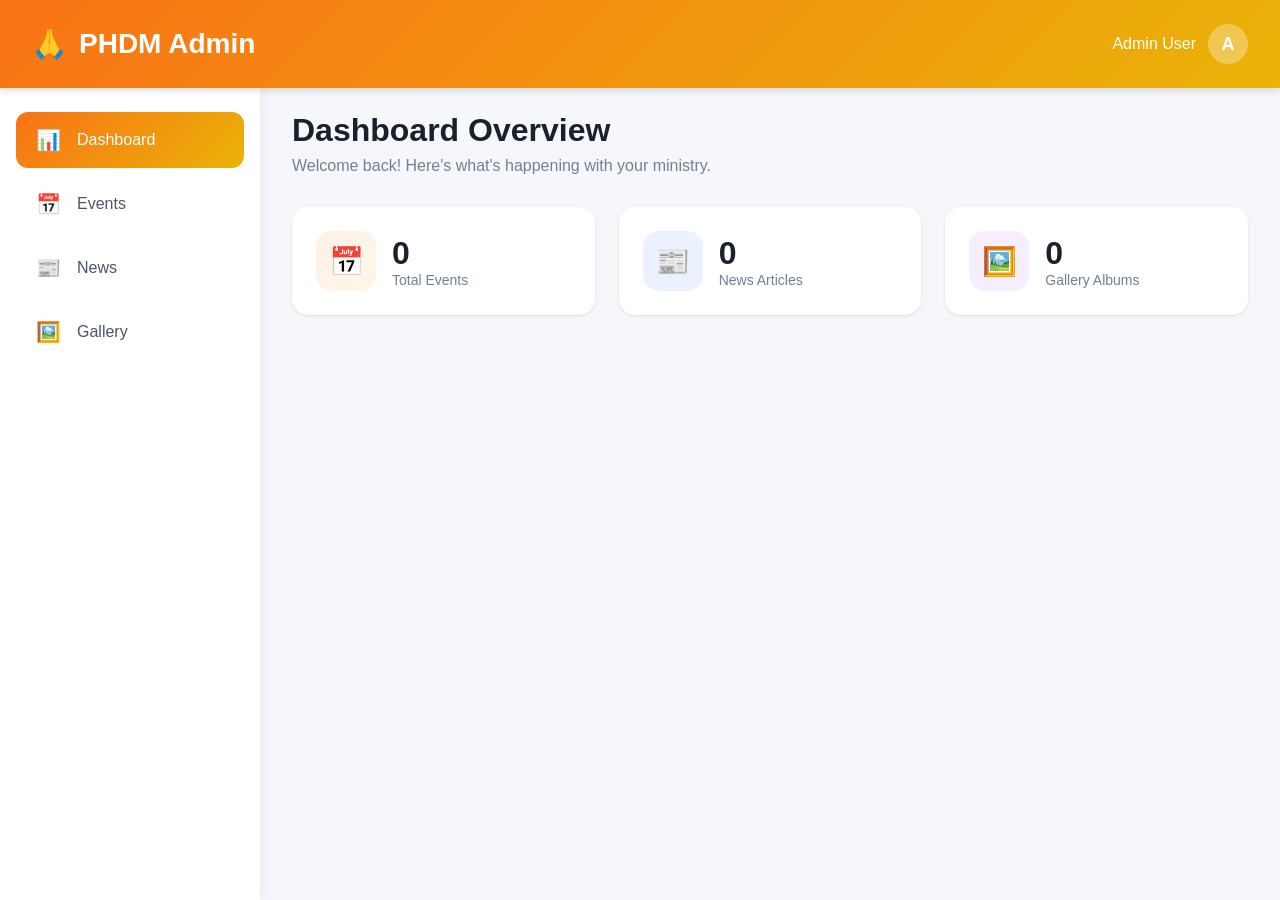
<file: Admin.html>
<!DOCTYPE html>
<html lang="en">
<head>
  <meta charset="UTF-8">
  <meta name="viewport" content="width=device-width, initial-scale=1.0">
  <title>Admin Dashboard - PHDM Ministry</title>
  <style>
    * {
      margin: 0;
      padding: 0;
      box-sizing: border-box;
    }

    body {
      font-family: -apple-system, BlinkMacSystemFont, 'Segoe UI', Roboto, Oxygen, Ubuntu, Cantarell, sans-serif;
      background: #f5f7fa;
      color: #1a202c;
    }

    /* Header */
    .header {
      background: linear-gradient(135deg, #f97316 0%, #eab308 100%);
      color: white;
      padding: 1.5rem 2rem;
      box-shadow: 0 4px 6px rgba(0, 0, 0, 0.1);
      position: fixed;
      top: 0;
      left: 0;
      right: 0;
      z-index: 100;
    }

    .header-content {
      display: flex;
      justify-content: space-between;
      align-items: center;
      max-width: 100%;
    }

    .header h1 {
      font-size: 1.75rem;
      font-weight: 700;
      display: flex;
      align-items: center;
      gap: 0.75rem;
    }

    .header-right {
      display: flex;
      align-items: center;
      gap: 1.5rem;
    }

    .user-info {
      display: flex;
      align-items: center;
      gap: 0.75rem;
    }

    .avatar {
      width: 40px;
      height: 40px;
      border-radius: 50%;
      background: rgba(255, 255, 255, 0.3);
      display: flex;
      align-items: center;
      justify-content: center;
      font-weight: 700;
      font-size: 1.125rem;
    }

    .menu-toggle {
      display: none;
      background: none;
      border: none;
      color: white;
      font-size: 1.5rem;
      cursor: pointer;
      padding: 0.5rem;
    }

    /* Layout */
    .dashboard-layout {
      display: flex;
      margin-top: 80px;
      min-height: calc(100vh - 80px);
    }

    /* Sidebar */
    .sidebar {
      width: 260px;
      background: white;
      box-shadow: 2px 0 10px rgba(0, 0, 0, 0.05);
      padding: 2rem 0;
      position: fixed;
      left: 0;
      top: 80px;
      bottom: 0;
      overflow-y: auto;
      transition: transform 0.3s ease;
    }

    .nav-menu {
      list-style: none;
    }

    .nav-item {
      margin-bottom: 0.5rem;
      padding: 0 1rem;
    }

    .nav-link {
      display: flex;
      align-items: center;
      gap: 1rem;
      padding: 1rem 1.25rem;
      color: #4a5568;
      text-decoration: none;
      border-radius: 0.75rem;
      transition: all 0.2s ease;
      font-weight: 500;
    }

    .nav-link:hover {
      background: rgba(249, 115, 22, 0.1);
      color: #f97316;
    }

    .nav-link.active {
      background: linear-gradient(135deg, #f97316 0%, #eab308 100%);
      color: white;
    }

    .nav-link span:first-child {
      font-size: 1.25rem;
    }

    /* Main Content */
    .main-content {
      flex: 1;
      margin-left: 260px;
      padding: 2rem;
      transition: margin-left 0.3s ease;
    }

    .content-header {
      margin-bottom: 2rem;
    }

    .content-header h2 {
      font-size: 2rem;
      font-weight: 700;
      margin-bottom: 0.5rem;
    }

    .content-header p {
      color: #718096;
    }

    .add-button {
      background: linear-gradient(135deg, #f97316 0%, #eab308 100%);
      color: white;
      border: none;
      padding: 0.875rem 1.75rem;
      border-radius: 0.75rem;
      font-size: 1rem;
      font-weight: 600;
      cursor: pointer;
      display: inline-flex;
      align-items: center;
      gap: 0.5rem;
      box-shadow: 0 4px 12px rgba(249, 115, 22, 0.3);
      transition: all 0.2s ease;
    }

    .add-button:hover {
      transform: translateY(-2px);
      box-shadow: 0 6px 16px rgba(249, 115, 22, 0.4);
    }

    /* Table */
    .table-container {
      background: white;
      border-radius: 1rem;
      box-shadow: 0 1px 3px rgba(0, 0, 0, 0.1);
      overflow: hidden;
      margin-top: 1.5rem;
    }

    table {
      width: 100%;
      border-collapse: collapse;
    }

    thead {
      background: linear-gradient(135deg, rgba(249, 115, 22, 0.1) 0%, rgba(234, 179, 8, 0.1) 100%);
    }

    th {
      padding: 1rem;
      text-align: left;
      font-weight: 600;
      color: #2d3748;
      font-size: 0.875rem;
      text-transform: uppercase;
      letter-spacing: 0.05em;
    }

    td {
      padding: 1rem;
      border-top: 1px solid #e2e8f0;
      color: #4a5568;
    }

    tbody tr {
      transition: background-color 0.2s ease;
    }

    tbody tr:hover {
      background: rgba(249, 115, 22, 0.02);
    }

    .action-buttons {
      display: flex;
      gap: 0.5rem;
    }

    .btn-edit, .btn-delete {
      padding: 0.5rem 1rem;
      border: none;
      border-radius: 0.5rem;
      font-size: 0.875rem;
      font-weight: 600;
      cursor: pointer;
      transition: all 0.2s ease;
    }

    .btn-edit {
      background: rgba(59, 130, 246, 0.1);
      color: #3b82f6;
    }

    .btn-edit:hover {
      background: rgba(59, 130, 246, 0.2);
    }

    .btn-delete {
      background: rgba(239, 68, 68, 0.1);
      color: #ef4444;
    }

    .btn-delete:hover {
      background: rgba(239, 68, 68, 0.2);
    }

    .empty-state {
      text-align: center;
      padding: 3rem;
      color: #a0aec0;
    }

    .empty-state span {
      font-size: 3rem;
      display: block;
      margin-bottom: 1rem;
    }

    /* Modal */
    .modal {
      display: none;
      position: fixed;
      top: 0;
      left: 0;
      right: 0;
      bottom: 0;
      background: rgba(0, 0, 0, 0.5);
      z-index: 1000;
      align-items: center;
      justify-content: center;
      padding: 1rem;
    }

    .modal.show {
      display: flex;
      animation: fadeIn 0.3s ease;
    }

    @keyframes fadeIn {
      from { opacity: 0; }
      to { opacity: 1; }
    }

    .modal-content {
      background: white;
      border-radius: 1.5rem;
      max-width: 600px;
      width: 100%;
      max-height: 90vh;
      overflow-y: auto;
      animation: slideUp 0.3s ease;
    }

    @keyframes slideUp {
      from {
        opacity: 0;
        transform: translateY(20px);
      }
      to {
        opacity: 1;
        transform: translateY(0);
      }
    }

    .modal-header {
      padding: 1.5rem 2rem;
      border-bottom: 1px solid #e2e8f0;
      display: flex;
      justify-content: space-between;
      align-items: center;
    }

    .modal-header h3 {
      font-size: 1.5rem;
      font-weight: 700;
    }

    .close-modal {
      background: none;
      border: none;
      font-size: 1.5rem;
      cursor: pointer;
      color: #a0aec0;
      padding: 0.25rem;
      transition: color 0.2s ease;
    }

    .close-modal:hover {
      color: #4a5568;
    }

    .modal-body {
      padding: 2rem;
    }

    .form-group {
      margin-bottom: 1.5rem;
    }

    label {
      display: block;
      font-weight: 600;
      margin-bottom: 0.5rem;
      color: #2d3748;
      font-size: 0.875rem;
    }

    input, textarea, select {
      width: 100%;
      padding: 0.75rem 1rem;
      border: 2px solid #e2e8f0;
      border-radius: 0.5rem;
      font-size: 1rem;
      font-family: inherit;
      transition: border-color 0.2s ease;
    }

    input:focus, textarea:focus, select:focus {
      outline: none;
      border-color: #f97316;
    }

    textarea {
      resize: vertical;
      min-height: 120px;
    }

    .modal-footer {
      padding: 1.5rem 2rem;
      border-top: 1px solid #e2e8f0;
      display: flex;
      gap: 1rem;
      justify-content: flex-end;
    }

    .btn-cancel {
      padding: 0.75rem 1.5rem;
      border: 2px solid #e2e8f0;
      background: white;
      color: #4a5568;
      border-radius: 0.5rem;
      font-weight: 600;
      cursor: pointer;
      transition: all 0.2s ease;
    }

    .btn-cancel:hover {
      background: #f7fafc;
    }

    .btn-submit {
      padding: 0.75rem 1.5rem;
      background: linear-gradient(135deg, #f97316 0%, #eab308 100%);
      color: white;
      border: none;
      border-radius: 0.5rem;
      font-weight: 600;
      cursor: pointer;
      transition: all 0.2s ease;
    }

    .btn-submit:hover {
      transform: translateY(-1px);
      box-shadow: 0 4px 12px rgba(249, 115, 22, 0.3);
    }

    /* Stats Cards */
    .stats-grid {
      display: grid;
      grid-template-columns: repeat(auto-fit, minmax(240px, 1fr));
      gap: 1.5rem;
      margin-bottom: 2rem;
    }

    .stat-card {
      background: white;
      padding: 1.5rem;
      border-radius: 1rem;
      box-shadow: 0 1px 3px rgba(0, 0, 0, 0.1);
      display: flex;
      align-items: center;
      gap: 1rem;
    }

    .stat-icon {
      width: 60px;
      height: 60px;
      border-radius: 1rem;
      display: flex;
      align-items: center;
      justify-content: center;
      font-size: 1.75rem;
    }

    .stat-icon.orange {
      background: linear-gradient(135deg, rgba(249, 115, 22, 0.1), rgba(234, 179, 8, 0.1));
    }

    .stat-icon.blue {
      background: rgba(59, 130, 246, 0.1);
    }

    .stat-icon.purple {
      background: rgba(168, 85, 247, 0.1);
    }

    .stat-info h4 {
      font-size: 2rem;
      font-weight: 700;
      color: #1a202c;
    }

    .stat-info p {
      color: #718096;
      font-size: 0.875rem;
    }

    /* Responsive */
    @media (max-width: 768px) {
      .menu-toggle {
        display: block;
      }

      .sidebar {
        transform: translateX(-100%);
      }

      .sidebar.open {
        transform: translateX(0);
      }

      .main-content {
        margin-left: 0;
      }

      .header h1 {
        font-size: 1.25rem;
      }

      .user-info span {
        display: none;
      }

      .stats-grid {
        grid-template-columns: 1fr;
      }

      .table-container {
        overflow-x: auto;
      }

      table {
        min-width: 600px;
      }
    }

    .section-content {
      display: none;
    }

    .section-content.active {
      display: block;
    }
  </style>
</head>
<body>
  <!-- Header -->
  <header class="header">
    <div class="header-content">
      <button class="menu-toggle" onclick="toggleSidebar()">☰</button>
      <h1>
        <span>🙏</span>
        <span>PHDM Admin</span>
      </h1>
      <div class="header-right">
        <div class="user-info">
          <span>Admin User</span>
          <div class="avatar">A</div>
        </div>
      </div>
    </div>
  </header>

  <div class="dashboard-layout">
    <!-- Sidebar -->
    <aside class="sidebar" id="sidebar">
      <nav>
        <ul class="nav-menu">
          <li class="nav-item">
            <a href="#" class="nav-link active" data-section="dashboard">
              <span>📊</span>
              <span>Dashboard</span>
            </a>
          </li>
          <li class="nav-item">
            <a href="#" class="nav-link" data-section="events">
              <span>📅</span>
              <span>Events</span>
            </a>
          </li>
          <li class="nav-item">
            <a href="#" class="nav-link" data-section="news">
              <span>📰</span>
              <span>News</span>
            </a>
          </li>
          <li class="nav-item">
            <a href="#" class="nav-link" data-section="gallery">
              <span>🖼️</span>
              <span>Gallery</span>
            </a>
          </li>
        </ul>
      </nav>
    </aside>

    <!-- Main Content -->
    <main class="main-content">
      <!-- Dashboard Section -->
      <div class="section-content active" id="dashboard-section">
        <div class="content-header">
          <h2>Dashboard Overview</h2>
          <p>Welcome back! Here's what's happening with your ministry.</p>
        </div>

        <div class="stats-grid">
          <div class="stat-card">
            <div class="stat-icon orange">📅</div>
            <div class="stat-info">
              <h4 id="events-count">0</h4>
              <p>Total Events</p>
            </div>
          </div>
          <div class="stat-card">
            <div class="stat-icon blue">📰</div>
            <div class="stat-info">
              <h4 id="news-count">0</h4>
              <p>News Articles</p>
            </div>
          </div>
          <div class="stat-card">
            <div class="stat-icon purple">🖼️</div>
            <div class="stat-info">
              <h4 id="gallery-count">0</h4>
              <p>Gallery Albums</p>
            </div>
          </div>
        </div>
      </div>

      <!-- Events Section -->
      <div class="section-content" id="events-section">
        <div class="content-header">
          <h2>Events Management</h2>
          <p>Manage all church events and services</p>
        </div>
        <button class="add-button" onclick="openModal('events-modal')">
          <span>➕</span>
          <span>Add New Event</span>
        </button>

        <div class="table-container">
          <table>
            <thead>
              <tr>
                <th>Icon</th>
                <th>Title</th>
                <th>Date & Time</th>
                <th>Location</th>
                <th>Actions</th>
              </tr>
            </thead>
            <tbody id="events-table-body">
              <tr>
                <td colspan="5" class="empty-state">
                  <span>📅</span>
                  <p>No events yet. Click "Add New Event" to get started!</p>
                </td>
              </tr>
            </tbody>
          </table>
        </div>
      </div>

      <!-- News Section -->
      <div class="section-content" id="news-section">
        <div class="content-header">
          <h2>News Management</h2>
          <p>Publish and manage news articles</p>
        </div>
        <button class="add-button" onclick="openModal('news-modal')">
          <span>➕</span>
          <span>Add News Article</span>
        </button>

        <div class="table-container">
          <table>
            <thead>
              <tr>
                <th>Title</th>
                <th>Category</th>
                <th>Date</th>
                <th>Actions</th>
              </tr>
            </thead>
            <tbody id="news-table-body">
              <tr>
                <td colspan="4" class="empty-state">
                  <span>📰</span>
                  <p>No news articles yet. Start publishing today!</p>
                </td>
              </tr>
            </tbody>
          </table>
        </div>
      </div>

      <!-- Gallery Section -->
      <div class="section-content" id="gallery-section">
        <div class="content-header">
          <h2>Gallery Management</h2>
          <p>Organize and manage photo albums</p>
        </div>
        <button class="add-button" onclick="openModal('gallery-modal')">
          <span>➕</span>
          <span>Add Gallery Album</span>
        </button>

        <div class="table-container">
          <table>
            <thead>
              <tr>
                <th>Album Title</th>
                <th>Images</th>
                <th>Created Date</th>
                <th>Actions</th>
              </tr>
            </thead>
            <tbody id="gallery-table-body">
              <tr>
                <td colspan="4" class="empty-state">
                  <span>🖼️</span>
                  <p>No gallery albums yet. Upload your first album!</p>
                </td>
              </tr>
            </tbody>
          </table>
        </div>
      </div>
    </main>
  </div>

  <!-- Events Modal -->
  <div class="modal" id="events-modal">
    <div class="modal-content">
      <div class="modal-header">
        <h3>Add New Event</h3>
        <button class="close-modal" onclick="closeModal('events-modal')">×</button>
      </div>
      <form id="events-form">
        <div class="modal-body">
          <div class="form-group">
            <label>Event Icon</label>
            <input type="text" id="event-icon" placeholder="⛪" maxlength="2" required>
          </div>
          <div class="form-group">
            <label>Event Title</label>
            <input type="text" id="event-title" placeholder="Sunday Service" required>
          </div>
          <div class="form-group">
            <label>Date & Time</label>
            <input type="datetime-local" id="event-datetime" required>
          </div>
          <div class="form-group">
            <label>Location</label>
            <input type="text" id="event-location" placeholder="Church Main Hall" required>
          </div>
          <div class="form-group">
            <label>Description</label>
            <textarea id="event-description" placeholder="Event details..." required></textarea>
          </div>
        </div>
        <div class="modal-footer">
          <button type="button" class="btn-cancel" onclick="closeModal('events-modal')">Cancel</button>
          <button type="submit" class="btn-submit">Add Event</button>
        </div>
      </form>
    </div>
  </div>

  <!-- News Modal -->
  <div class="modal" id="news-modal">
    <div class="modal-content">
      <div class="modal-header">
        <h3>Add News Article</h3>
        <button class="close-modal" onclick="closeModal('news-modal')">×</button>
      </div>
      <form id="news-form">
        <div class="modal-body">
          <div class="form-group">
            <label>Article Title</label>
            <input type="text" id="news-title" placeholder="Ministry Update" required>
          </div>
          <div class="form-group">
            <label>Category</label>
            <select id="news-category" required>
              <option value="announcement">Announcement</option>
              <option value="testimony">Testimony</option>
              <option value="update">Ministry Update</option>
              <option value="outreach">Outreach</option>
            </select>
          </div>
          <div class="form-group">
            <label>Content</label>
            <textarea id="news-content" placeholder="Article content..." required style="min-height: 200px;"></textarea>
          </div>
        </div>
        <div class="modal-footer">
          <button type="button" class="btn-cancel" onclick="closeModal('news-modal')">Cancel</button>
          <button type="submit" class="btn-submit">Publish Article</button>
        </div>
      </form>
    </div>
  </div>

  <!-- Gallery Modal -->
  <div class="modal" id="gallery-modal">
    <div class="modal-content">
      <div class="modal-header">
        <h3>Add Gallery Album</h3>
        <button class="close-modal" onclick="closeModal('gallery-modal')">×</button>
      </div>
      <form id="gallery-form">
        <div class="modal-body">
          <div class="form-group">
            <label>Album Title</label>
            <input type="text" id="gallery-album" placeholder="Sunday Service - Nov 2024" required>
          </div>
          <div class="form-group">
            <label>Number of Images</label>
            <input type="number" id="gallery-images" placeholder="10" min="1" required>
          </div>
          <div class="form-group">
            <label>Description</label>
            <textarea id="gallery-description" placeholder="Album description..." required></textarea>
          </div>
        </div>
        <div class="modal-footer">
          <button type="button" class="btn-cancel" onclick="closeModal('gallery-modal')">Cancel</button>
          <button type="submit" class="btn-submit">Create Album</button>
        </div>
      </form>
    </div>
  </div>

  <script>
    let events = [];
    let news = [];
    let gallery = [];

    // Navigation
    document.querySelectorAll('.nav-link').forEach(link => {
      link.addEventListener('click', (e) => {
        e.preventDefault();
        const section = link.dataset.section;
        
        document.querySelectorAll('.nav-link').forEach(l => l.classList.remove('active'));
        link.classList.add('active');
        
        document.querySelectorAll('.section-content').forEach(s => s.classList.remove('active'));
        document.getElementById(section + '-section').classList.add('active');
        
        if (window.innerWidth <= 768) {
          toggleSidebar();
        }
      });
    });

    function toggleSidebar() {
      document.getElementById('sidebar').classList.toggle('open');
    }

    // Modal functions
    function openModal(id) {
      document.getElementById(id).classList.add('show');
    }

    function closeModal(id) {
      document.getElementById(id).classList.remove('show');
    }

    // Close modal on outside click
    document.querySelectorAll('.modal').forEach(modal => {
      modal.addEventListener('click', (e) => {
        if (e.target === modal) {
          closeModal(modal.id);
        }
      });
    });

    // Events Form
    document.getElementById('events-form').addEventListener('submit', (e) => {
      e.preventDefault();
      
      const event = {
        id: Date.now(),
        icon: document.getElementById('event-icon').value,
        title: document.getElementById('event-title').value,
        datetime: document.getElementById('event-datetime').value,
        location: document.getElementById('event-location').value,
        description: document.getElementById('event-description').value
      };
      
      events.push(event);
      renderEvents();
      updateStats();
      closeModal('events-modal');
      e.target.reset();
    });

    function renderEvents() {
      const tbody = document.getElementById('events-table-body');
      
      if (events.length === 0) {
        tbody.innerHTML = `
          <tr>
            <td colspan="5" class="empty-state">
              <span>📅</span>
              <p>No events yet. Click "Add New Event" to get started!</p>
            </td>
          </tr>
        `;
        return;
      }
      
      tbody.innerHTML = events.map(event => `
        <tr>
          <td style="font-size: 1.5rem;">${event.icon}</td>
          <td><strong>${event.title}</strong></td>
          <td>${new Date(event.datetime).toLocaleString()}</td>
          <td>${event.location}</td>
          <td>
            <div class="action-buttons">
              <button class="btn-edit" onclick="editEvent(${event.id})">Edit</button>
              <button class="btn-delete" onclick="deleteEvent(${event.id})">Delete</button>
            </div>
          </td>
        </tr>
      `).join('');
    }

    function deleteEvent(id) {
      if (confirm('Are you sure you want to delete this event?')) {
        events = events.filter(e => e.id !== id);
        renderEvents();
        updateStats();
      }
    }

    // News Form
    document.getElementById('news-form').addEventListener('submit', (e) => {
      e.preventDefault();
      
      const article = {
        id: Date.now(),
        title: document.getElementById('news-title').value,
        category: document.getElementById('news-category').value,
        content: document.getElementById('news-content').value,
        date: new Date().toLocaleDateString()
      };
      
      news.push(article);
      renderNews();
      updateStats();
      closeModal('news-modal');
      e.target.reset();
    });

    function renderNews() {
      const tbody = document.getElementById('news-table-body');
      
      if (news.length === 0) {
        tbody.innerHTML = `
          <tr>
            <td colspan="4" class="empty-state">
              <span>📰</span>
              <p>No news articles yet. Start publishing today!</p>
            </td>
          </tr>
        `;
        return;
      }
      
      tbody.innerHTML = news.map(article => `
        <tr>
          <td><strong>${article.title}</strong></td>
          <td><span style="text-transform: capitalize;">${article.category}</span></td>
          <td>${article.date}</td>
          <td>
            <div class="action-buttons">
              <button class="btn-edit" onclick="editNews(${article.id})">Edit</button>
              <button class="btn-delete" onclick="deleteNews(${article.id})">Delete</button>
            </div>
          </td>
        </tr>
      `).join('');
    }

    function deleteNews(id) {
      if (confirm('Are you sure you want to delete this article?')) {
        news = news.filter(n => n.id !== id);
        renderNews();
        updateStats();
      }
    }

    // Gallery Form
    document.getElementById('gallery-form').addEventListener('submit', (e) => {
      e.preventDefault();
      
      const album = {
        id: Date.now(),
        title: document.getElementById('gallery-album').value,
        images: document.getElementById('gallery-images').value,
        description: document.getElementById('gallery-description').value,
        date: new Date().toLocaleDateString()
      };
      
      gallery.push(album);
      renderGallery();
      updateStats();
      closeModal('gallery-modal');
      e.target.reset();
    });

    function renderGallery() {
      const tbody = document.getElementById('gallery-table-body');
      
      if (gallery.length === 0) {
        tbody.innerHTML = `
          <tr>
            <td colspan="4" class="empty-state">
              <span>🖼️</span>
              <p>No gallery albums yet. Upload your first album!</p>
            </td>
          </tr>
        `;
        return;
      }
      
      tbody.innerHTML = gallery.map(album => `
        <tr>
          <td><strong>${album.title}</strong></td>
          <td>${album.images} images</td>
          <td>${album.date}</td>
          <td>
            <div class="action-buttons">
              <button class="btn-edit" onclick="editGallery(${album.id})">Edit</button>
              <button class="btn-delete" onclick="deleteGallery(${album.id})">Delete</button>
            </div>
          </td>
        </tr>
      `).join('');
    }

    function deleteGallery(id) {
      if (confirm('Are you sure you want to delete this album?')) {
        gallery = gallery.filter(g => g.id !== id);
        renderGallery();
        updateStats();
      }
    }

    // Update dashboard stats
    function updateStats() {
      document.getElementById('events-count').textContent = events.length;
      document.getElementById('news-count').textContent = news.length;
      document.getElementById('gallery-count').textContent = gallery.length;
    }

    // Edit functions (placeholders)
    function editEvent(id) {
      alert('Edit functionality - Event ID: ' + id);
    }

    function editNews(id) {
      alert('Edit functionality - News ID: ' + id);
    }

    function editGallery(id) {
      alert('Edit functionality - Gallery ID: ' + id);
    }

    // Initialize
    updateStats();
  </script>
</body>
</html>
</file>
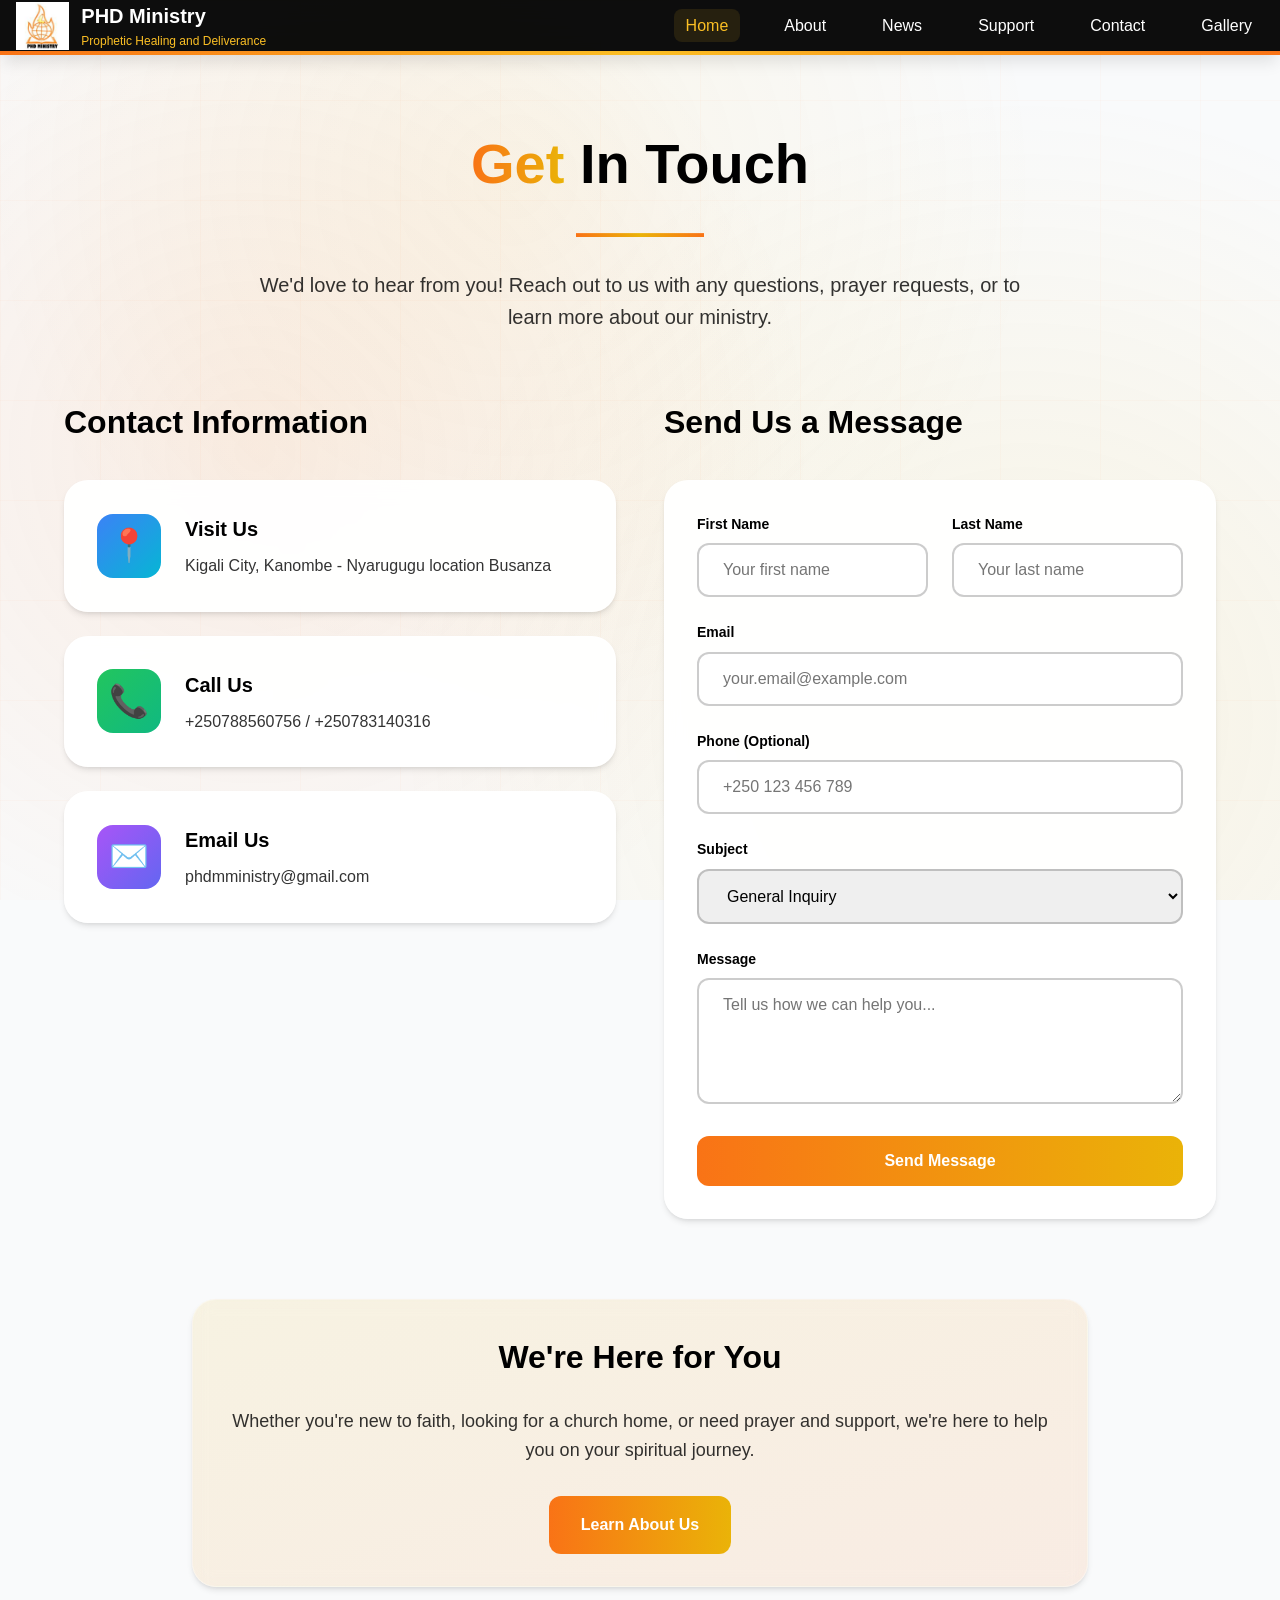
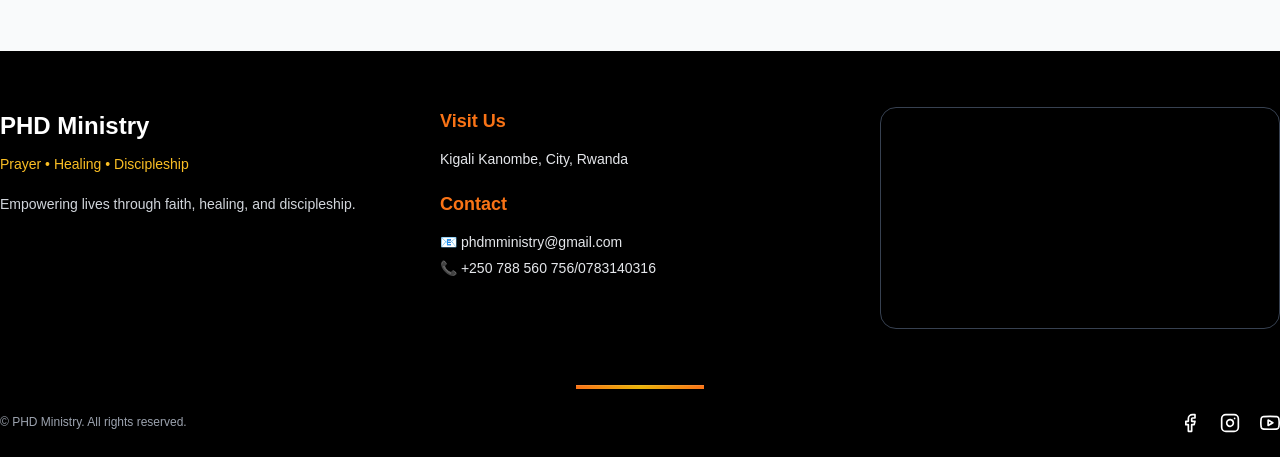
<file: Contact.html>
<!DOCTYPE html>
<html lang="en">
<head>
  <meta charset="UTF-8">
  <meta name="viewport" content="width=device-width, initial-scale=1.0">
  <title>Contact Us - PHDM Ministry</title>
  <link rel="stylesheet" href="Header.css">
  <link rel="stylesheet" href="Footer.css">
  <style>
    * {
      margin: 0;
      padding: 0;
      box-sizing: border-box;
    }

    body {
      font-family: -apple-system, BlinkMacSystemFont, 'Segoe UI', Roboto, Oxygen, Ubuntu, Cantarell, sans-serif;
      
      color: #000000;
      line-height: 1.6;
      position: relative;
      min-height: 100vh;
    }

    body::before {
      content: '';
      position: fixed;
      top: 0;
      left: 0;
      width: 100%;
      height: 100%;
      background-image: 
        radial-gradient(circle at 20% 50%, rgba(249, 115, 22, 0.1) 0%, transparent 50%),
        radial-gradient(circle at 80% 80%, rgba(234, 179, 8, 0.1) 0%, transparent 50%),
        radial-gradient(circle at 40% 20%, rgba(251, 191, 36, 0.08) 0%, transparent 50%);
      pointer-events: none;
      z-index: -1;
    }

    body::after {
      content: '';
      position: fixed;
      top: 0;
      left: 0;
      width: 100%;
      height: 100%;
      background-image: url('data:image/svg+xml,<svg width="100" height="100" xmlns="http://www.w3.org/2000/svg"><defs><pattern id="grid" width="100" height="100" patternUnits="userSpaceOnUse"><path d="M 100 0 L 0 0 0 100" fill="none" stroke="rgba(249,115,22,0.05)" stroke-width="1"/></pattern></defs><rect width="100" height="100" fill="url(%23grid)"/></svg>');
      pointer-events: none;
      z-index: -1;
    }

    .section {
      padding: 4rem 0;
    }

    .container {
      max-width: 1200px;
      margin: 0 auto;
      padding: 0 1.5rem;
    }

    .header-section {
      text-align: center;
      margin-bottom: 4rem;
    }

    .header-section h1 {
      font-size: 3.5rem;
      font-weight: 800;
      color: #000000;
      margin-bottom: 1.5rem;
    }

    .gradient-text {
      background: linear-gradient(to right, #f97316, #eab308);
      -webkit-background-clip: text;
      -webkit-text-fill-color: transparent;
      background-clip: text;
    }

    .divider {
      height: 4px;
      width: 128px;
      background: linear-gradient(to right, #f97316, #eab308, #f97316);
      margin: 0 auto;
    }

    .header-section p {
      margin-top: 2rem;
      font-size: 1.25rem;
      color: rgba(0, 0, 0, 0.8);
      max-width: 768px;
      margin-left: auto;
      margin-right: auto;
    }

    .grid {
      display: grid;
      gap: 3rem;
      grid-template-columns: 1fr;
    }

    @media (min-width: 1024px) {
      .grid {
        grid-template-columns: 1fr 1fr;
      }
    }

    .section-title {
      font-size: 2rem;
      font-weight: 700;
      margin-bottom: 2rem;
      color: #000000;
    }

    .card {
      background: rgba(255, 255, 255, 0.95);
      backdrop-filter: blur(10px);
      border-radius: 1.5rem;
      padding: 2rem;
      box-shadow: 0 4px 6px -1px rgba(0, 0, 0, 0.1), 0 2px 4px -1px rgba(0, 0, 0, 0.06);
      transition: transform 0.3s ease, box-shadow 0.3s ease;
      border: 1px solid rgba(255, 255, 255, 0.3);
    }

    .card:hover {
      transform: translateY(-4px);
      box-shadow: 0 20px 25px -5px rgba(0, 0, 0, 0.1), 0 10px 10px -5px rgba(0, 0, 0, 0.04);
    }

    .contact-info-item {
      display: flex;
      align-items: center;
      margin-bottom: 1.5rem;
    }

    .icon-box {
      width: 64px;
      height: 64px;
      border-radius: 1rem;
      display: flex;
      align-items: center;
      justify-content: center;
      margin-right: 1.5rem;
      transition: transform 0.3s ease;
      flex-shrink: 0;
    }

    .card:hover .icon-box {
      transform: scale(1.1);
    }

    .icon-box span {
      font-size: 2rem;
    }

    .blue-gradient {
      background: linear-gradient(to bottom right, #3b82f6, #06b6d4);
    }

    .green-gradient {
      background: linear-gradient(to bottom right, #22c55e, #10b981);
    }

    .purple-gradient {
      background: linear-gradient(to bottom right, #a855f7, #6366f1);
    }

    .contact-info-item h3 {
      font-size: 1.25rem;
      font-weight: 700;
      margin-bottom: 0.5rem;
    }

    .contact-info-item p {
      color: rgba(0, 0, 0, 0.8);
    }

    .service-times {
      margin-top: 3rem;
      background: linear-gradient(to bottom right, rgba(234, 179, 8, 0.1), rgba(249, 115, 22, 0.1));
    }

    .service-item {
      display: flex;
      justify-content: space-between;
      align-items: center;
      padding: 1rem 0;
      border-bottom: 1px solid rgba(0, 0, 0, 0.1);
    }

    .service-item:last-child {
      border-bottom: none;
    }

    .service-item span:first-child {
      font-weight: 600;
    }

    .service-item span:last-child {
      color: rgba(0, 0, 0, 0.8);
    }

    .form-group {
      margin-bottom: 1.5rem;
    }

    .form-row {
      display: grid;
      gap: 1.5rem;
      grid-template-columns: 1fr;
    }

    @media (min-width: 640px) {
      .form-row {
        grid-template-columns: 1fr 1fr;
      }
    }

    label {
      display: block;
      font-size: 0.875rem;
      font-weight: 600;
      margin-bottom: 0.5rem;
    }

    input, select, textarea {
      width: 100%;
      border-radius: 0.75rem;
      border: 2px solid rgba(0, 0, 0, 0.2);
      padding: 1rem 1.5rem;
      font-size: 1rem;
      transition: border-color 0.3s ease;
      font-family: inherit;
    }

    input:focus, select:focus, textarea:focus {
      outline: none;
      border-color: #f97316;
    }

    textarea {
      resize: vertical;
    }

    .btn-primary {
      width: 100%;
      background: linear-gradient(to right, #f97316, #eab308);
      color: #ffffff;
      font-weight: 700;
      padding: 1rem 2rem;
      border-radius: 0.75rem;
      border: none;
      cursor: pointer;
      font-size: 1rem;
      transition: transform 0.2s ease, box-shadow 0.2s ease;
    }

    .btn-primary:hover {
      transform: translateY(-2px);
      box-shadow: 0 10px 15px -3px rgba(249, 115, 22, 0.3);
    }

    .btn-primary:active {
      transform: translateY(0);
    }

    .cta-section {
      margin-top: 5rem;
      text-align: center;
    }

    .cta-card {
      background: linear-gradient(to bottom right, rgba(234, 179, 8, 0.1), rgba(249, 115, 22, 0.1));
      max-width: 896px;
      margin: 0 auto;
    }

    .cta-card h2 {
      font-size: 2rem;
      font-weight: 700;
      margin-bottom: 1.5rem;
    }

    .cta-card p {
      color: rgba(0, 0, 0, 0.8);
      font-size: 1.125rem;
      margin-bottom: 2rem;
    }

    .cta-buttons {
      display: flex;
      flex-direction: column;
      gap: 1rem;
      justify-content: center;
    }

    @media (min-width: 640px) {
      .cta-buttons {
        flex-direction: row;
      }
    }

    .cta-buttons a {
      background: linear-gradient(to right, #f97316, #eab308);
      color: #ffffff;
      font-weight: 700;
      padding: 1rem 2rem;
      border-radius: 0.75rem;
      text-decoration: none;
      transition: transform 0.2s ease, box-shadow 0.2s ease;
      display: inline-block;
    }

    .cta-buttons a:hover {
      transform: translateY(-2px);
      box-shadow: 0 10px 15px -3px rgba(249, 115, 22, 0.3);
    }

    @media (max-width: 768px) {
      .header-section h1 {
        font-size: 2.5rem;
      }

      .header-section p {
        font-size: 1.125rem;
      }
    }

    .success-message {
      display: none;
      background: linear-gradient(to right, #22c55e, #10b981);
      color: white;
      padding: 1rem;
      border-radius: 0.75rem;
      margin-bottom: 1.5rem;
      text-align: center;
      font-weight: 600;
    }

    .success-message.show {
      display: block;
      animation: slideDown 0.3s ease;
    }

    @keyframes slideDown {
      from {
        opacity: 0;
        transform: translateY(-10px);
      }
      to {
        opacity: 1;
        transform: translateY(0);
      }
    }
  </style>
</head>
<body>
   <header>
        <nav class="container-xl">
            <a href="index.html" class="logo-link">
                <img src="logo.png" alt="PHDM Church" class="logo-img">
                <div class="logo-text">
                    <span class="logo-title">PHD Ministry</span>
                    <p class="logo-subtitle">Prophetic Healing and Deliverance </p>
                </div>
            </a>

            <!-- Desktop Navigation -->
            <ul class="desktop-nav">
                <li>
                    <a href="index.html" class="nav-link active">
                        <div class="nav-link-bg"></div>
                        <span>Home</span>
                    </a>
                </li>
                <li>
                    <a href="About.html" class="nav-link">
                        <div class="nav-link-bg"></div>
                        <span>About</span>
                    </a>
                </li>
                <li>
                    <a href="News.html" class="nav-link">
                        <div class="nav-link-bg"></div>
                        <span>News</span>
                    </a>
                </li>

                <li>
                    <a href="give.html" class="nav-link">
                        <div class="nav-link-bg"></div>
                        <span>Support</span>
                    </a>
                </li>
                <li>
                    <a href="Contact.html" class="nav-link">
                        <div class="nav-link-bg"></div>
                        <span>Contact</span>
                    </a>
                </li>
                <li>
                    <a href="Galley.html" class="nav-link">
                        <div class="nav-link-bg"></div>
                        <span>Gallery</span>
                    </a>
                </li>
            </ul>

            <!-- Mobile Menu Button -->
            <button class="mobile-menu-btn" id="menuBtn" aria-label="Toggle menu">
                <svg xmlns="http://www.w3.org/2000/svg" fill="none" viewBox="0 0 24 24" stroke-width="1.5" stroke="currentColor">
                    <path stroke-linecap="round" stroke-linejoin="round" d="M3.75 6.75h16.5M3.75 12h16.5M3.75 17.25h16.5" />
                </svg>
            </button>
        </nav>
        <div class="gradient-line"></div>
    </header>

    <!-- Backdrop -->
    <div class="backdrop hidden" id="backdrop"></div>

    <!-- Mobile Modal -->
    <div class="mobile-modal hidden" id="mobileModal">
        <div class="modal-header">
            <div class="modal-logo">
                <img src="logo.png" alt="PHDM Church">
                <span>PHD Ministry</span>
            </div>
            <button class="close-btn" id="closeBtn" aria-label="Close menu">
                <div class="close-btn-bg"></div>
                <svg xmlns="http://www.w3.org/2000/svg" fill="none" viewBox="0 0 24 24" stroke-width="1.5" stroke="currentColor">
                    <path stroke-linecap="round" stroke-linejoin="round" d="M6 18L18 6M6 6l12 12" />
                </svg>
            </button>
        </div>

        <nav class="modal-nav">
            <ul class="modal-nav-list">
                <li>
                    <a href="index.html" class="modal-nav-link active">
                        <div class="modal-nav-link-bg"></div>
                        <span>Home</span>
                    </a>
                </li>
                <li>
                    <a href="About.html" class="modal-nav-link">
                        <div class="modal-nav-link-bg"></div>
                        <span>About</span>
                    </a>
                </li>
                <li>
                    <a href="News.html" class="modal-nav-link">
                        <div class="modal-nav-link-bg"></div>
                        <span>News</span>
                    </a>
                </li>
                <li>
                    <a href="give.html" class="modal-nav-link">
                        <div class="modal-nav-link-bg"></div>
                        <span>Support</span>
                    </a>
                </li>
               
                <li>
                    <a href="Contact.html" class="modal-nav-link">
                        <div class="modal-nav-link-bg"></div>
                        <span>Contact</span>
                    </a>
                </li>
                <li>
                    <a href="Galley.html" class="modal-nav-link">
                        <div class="modal-nav-link-bg"></div>
                        <span>Gallery</span>
                    </a>
                </li>
            </ul>

           
        </nav>

        <div class="modal-footer">
            <p> Prophetic  Healing and Deliverance  Ministry</p>
        </div>
    </div>

   

    <script>
        const menuBtn = document.getElementById('menuBtn');
        const closeBtn = document.getElementById('closeBtn');
        const mobileModal = document.getElementById('mobileModal');
        const backdrop = document.getElementById('backdrop');

        function openMenu() {
            mobileModal.classList.remove('hidden');
            backdrop.classList.remove('hidden');
            document.body.style.overflow = 'hidden';
        }

        function closeMenu() {
            mobileModal.classList.add('hidden');
            backdrop.classList.add('hidden');
            document.body.style.overflow = '';
        }

        menuBtn.addEventListener('click', openMenu);
        closeBtn.addEventListener('click', closeMenu);
        backdrop.addEventListener('click', closeMenu);

        // Close menu when clicking on a link
        document.querySelectorAll('.modal-nav-link').forEach(link => {
            link.addEventListener('click', closeMenu);
        });

        // Close menu on ESC key
        document.addEventListener('keydown', (e) => {
            if (e.key === 'Escape' && !mobileModal.classList.contains('hidden')) {
                closeMenu();
            }
        });
    </script>
  <section class="section">
    <div class="container">
      <div class="header-section">
        <h1>
          <span class="gradient-text">Get</span> In Touch
        </h1>
        <div class="divider"></div>
        <p>
          We'd love to hear from you! Reach out to us with any questions, prayer requests, or to learn more about our ministry.
        </p>
      </div>

      <div class="grid">
        <!-- Contact Information -->
        <div>
          <h2 class="section-title">Contact Information</h2>
          <div id="contact-info"></div>

          <!-- Service Times -->
          <!-- <div class="card service-times">
            <h3 class="section-title" style="margin-bottom: 1.5rem;">Service Times</h3>
            <div class="service-item">
              <span>Sunday Service</span>
              <span>10:00 AM - 12:00 PM</span>
            </div>
            <div class="service-item">
              <span>Wednesday Prayer</span>
              <span>10:00 AM - 4:00 PM</span>
            </div>
            <div class="service-item">
              <span>Friday Service</span>
              <span>5:30 PM - 7:30 PM</span>
            </div>
          </div> -->
        </div>

        <!-- Contact Form -->
        <div>
          <h2 class="section-title">Send Us a Message</h2>
          <form class="card" id="contact-form">
            <div class="success-message" id="success-message">
              ✓ Thank you! Your message has been sent successfully.
            </div>
            
            <div class="form-row">
              <div class="form-group">
                <label for="first-name">First Name</label>
                <input type="text" id="first-name" placeholder="Your first name" required>
              </div>
              <div class="form-group">
                <label for="last-name">Last Name</label>
                <input type="text" id="last-name" placeholder="Your last name" required>
              </div>
            </div>

            <div class="form-group">
              <label for="email">Email</label>
              <input type="email" id="email" placeholder="your.email@example.com" required>
            </div>

            <div class="form-group">
              <label for="phone">Phone (Optional)</label>
              <input type="tel" id="phone" placeholder="+250 123 456 789">
            </div>

            <div class="form-group">
              <label for="subject">Subject</label>
              <select id="subject" required>
                <option value="general">General Inquiry</option>
                <option value="prayer">Prayer Request</option>
                <option value="ministry">Ministry Information</option>
                <option value="volunteer">Volunteer Opportunities</option>
                <option value="other">Other</option>
              </select>
            </div>

            <div class="form-group">
              <label for="message">Message</label>
              <textarea id="message" rows="5" placeholder="Tell us how we can help you..." required></textarea>
            </div>

            <button type="submit" class="btn-primary">Send Message</button>
          </form>
        </div>
      </div>

      <!-- Call to Action -->
      <div class="cta-section">
        <div class="card cta-card">
          <h2>We're Here for You</h2>
          <p>
            Whether you're new to faith, looking for a church home, or need prayer and support, 
            we're here to help you on your spiritual journey.
          </p>
          <div class="cta-buttons">
            <a href="about.html">Learn About Us</a>
           
          </div>
        </div>
      </div>
    </div>
  </section>

   <footer>
        <!-- Main Footer Section -->
        <div class="footer-main">
            <div class="container" style="display: contents;">
                <!-- Column 1: Ministry Info -->
                <div class="ministry-info">
                    <h2>PHD Ministry</h2>
                    <p class="ministry-tagline">Prayer • Healing • Discipleship</p>
                    <p class="ministry-description">
                        Empowering lives through faith, healing, and discipleship.
                    </p>
                </div>

                <!-- Column 2: Visit & Contact -->
                <div class="contact-info">
                    <div class="contact-section">
                        <h4>Visit Us</h4>
                        <p>Kigali Kanombe, City, Rwanda</p>
                    </div>

                    <div class="contact-section">
                        <h4>Contact</h4>
                        <p>📧 phdmministry@gmail.com</p>
                        <p>📞 +250 788 560 756/0783140316</p>
                    </div>
                </div>

                <!-- Column 3: Google Map -->
                <div class="map-container">
                    <iframe
                        src="https://www.google.com/maps/embed?pb=!1m18!1m12!1m3!1d517.8889369608336!2d30.141329889783577!3d-2.0132904952767854!2m3!1f0!2f0!3f0!3m2!1i1024!2i768!4f13.1!3m3!1m2!1s0x19dca948d3b52825%3A0x628cae646f43c5aa!2sPHD%20Ministry!5e1!3m2!1sen!2srw!4v1762265109751!5m2!1sen!2srw"
                        allowfullscreen=""
                        loading="lazy"
                        referrerpolicy="no-referrer-when-downgrade"
                        title="PHD Ministry Map">
                    </iframe>
                </div>
            </div>
        </div>

        <!-- Divider -->
        <div class="divider"></div>

        <!-- Social Bar -->
        <div class="social-bar">
            <div class="container" style="display: contents;">
                <p class="copyright">
                    © <span id="currentYear"></span> PHD Ministry. All rights reserved.
                </p>

                <div class="social-links">
                    <a 
                        href="http://facebook.com/PHD-Ministry-Rwanda-101293981804906" 
                        target="_blank" 
                        rel="noopener noreferrer" 
                        class="social-link"
                        aria-label="Facebook">
                        <svg xmlns="http://www.w3.org/2000/svg" viewBox="0 0 24 24" fill="none" stroke="currentColor" stroke-width="2" stroke-linecap="round" stroke-linejoin="round">
                            <path d="M18 2h-3a5 5 0 0 0-5 5v3H7v4h3v8h4v-8h3l1-4h-4V7a1 1 0 0 1 1-1h3z"></path>
                        </svg>
                    </a>
                    <a 
                        href="http://instagram.com/phdministyrwanda" 
                        target="_blank" 
                        rel="noopener noreferrer" 
                        class="social-link"
                        aria-label="Instagram">
                        <svg xmlns="http://www.w3.org/2000/svg" viewBox="0 0 24 24" fill="none" stroke="currentColor" stroke-width="2" stroke-linecap="round" stroke-linejoin="round">
                            <rect x="2" y="2" width="20" height="20" rx="5" ry="5"></rect>
                            <path d="M16 11.37A4 4 0 1 1 12.63 8 4 4 0 0 1 16 11.37z"></path>
                            <line x1="17.5" y1="6.5" x2="17.51" y2="6.5"></line>
                        </svg>
                    </a>
                    <a 
                        href="https://www.youtube.com/@phdwisdomtv3801" 
                        target="_blank" 
                        rel="noopener noreferrer" 
                        class="social-link"
                        aria-label="YouTube">
                        <svg xmlns="http://www.w3.org/2000/svg" viewBox="0 0 24 24" fill="none" stroke="currentColor" stroke-width="2" stroke-linecap="round" stroke-linejoin="round">
                            <path d="M22.54 6.42a2.78 2.78 0 0 0-1.94-2C18.88 4 12 4 12 4s-6.88 0-8.6.46a2.78 2.78 0 0 0-1.94 2A29 29 0 0 0 1 11.75a29 29 0 0 0 .46 5.33A2.78 2.78 0 0 0 3.4 19c1.72.46 8.6.46 8.6.46s6.88 0 8.6-.46a2.78 2.78 0 0 0 1.94-2 29 29 0 0 0 .46-5.25 29 29 0 0 0-.46-5.33z"></path>
                            <polygon points="9.75 15.02 15.5 11.75 9.75 8.48 9.75 15.02"></polygon>
                        </svg>
                    </a>
                </div>
            </div>
        </div>
    </footer>

  <script>
    const contactInfo = [
      {
        title: 'Visit Us',
        description: 'Kigali City, Kanombe - Nyarugugu location Busanza',
        icon: '📍',
        colorClass: 'blue-gradient'
      },
      {
        title: 'Call Us',
        description: '+250788560756 / +250783140316',
        icon: '📞',
        colorClass: 'green-gradient'
      },
      {
        title: 'Email Us',
        description: 'phdmministry@gmail.com',
        icon: '✉️',
        colorClass: 'purple-gradient'
      }
    ];

    const contactInfoContainer = document.getElementById('contact-info');
    
    contactInfo.forEach(info => {
      const card = document.createElement('div');
      card.className = 'card contact-info-item';
      card.innerHTML = `
        <div class="icon-box ${info.colorClass}">
          <span>${info.icon}</span>
        </div>
        <div>
          <h3>${info.title}</h3>
          <p>${info.description}</p>
        </div>
      `;
      contactInfoContainer.appendChild(card);
    });

    const form = document.getElementById('contact-form');
    const successMessage = document.getElementById('success-message');

    form.addEventListener('submit', (e) => {
      e.preventDefault();
      
      // Show success message
      successMessage.classList.add('show');
      
      // Reset form
      form.reset();
      
      // Hide success message after 5 seconds
      setTimeout(() => {
        successMessage.classList.remove('show');
      }, 5000);
      
      // Scroll to top of form
      form.scrollIntoView({ behavior: 'smooth', block: 'start' });
    });
  </script>
</body>
</html>
</file>
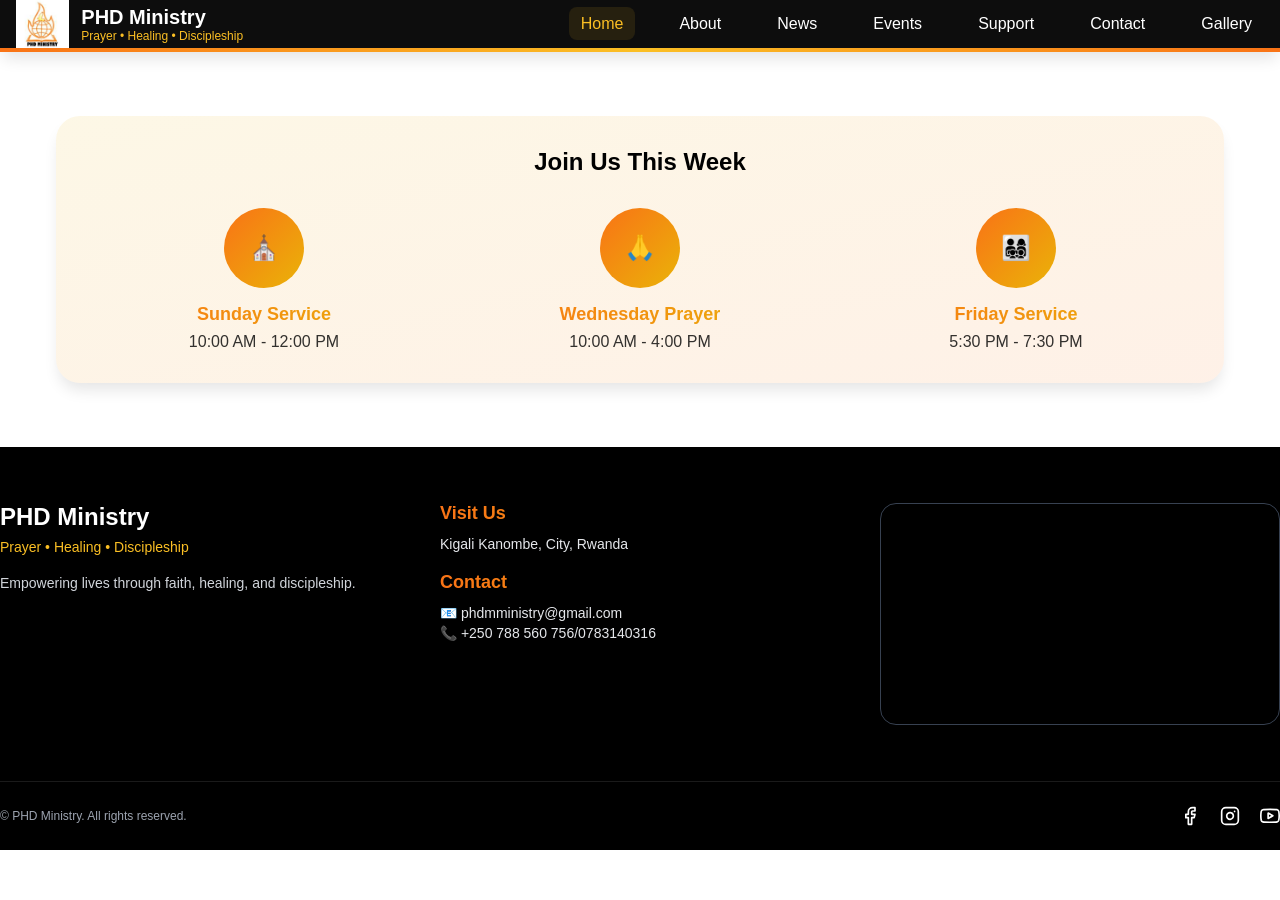
<file: Events.html>
<!DOCTYPE html>
<html lang="en">
<head>
  <meta charset="UTF-8">
  <meta name="viewport" content="width=device-width, initial-scale=1.0">
  <title>Events Page</title>
  <link rel="stylesheet" href="Header.css">
  <link rel="stylesheet" href="Footer.css">
  <style>
    * {
      margin: 0;
      padding: 0;
      box-sizing: border-box;
    }

    body {
      font-family: -apple-system, BlinkMacSystemFont, 'Segoe UI', Roboto, Oxygen, Ubuntu, Cantarell, sans-serif;
      background-color: #ffffff;
    }

    .section {
      padding: 4rem 0;
      background-color: #ffffff;
    }

    .container {
      max-width: 1200px;
      margin: 0 auto;
      padding: 0 1rem;
    }

    .card {
      background: linear-gradient(to bottom right, rgba(234, 179, 8, 0.1), rgba(249, 115, 22, 0.1));
      border-radius: 1.5rem;
      padding: 2rem;
      box-shadow: 0 10px 15px -3px rgba(0, 0, 0, 0.1);
    }

    h3 {
      font-size: 1.5rem;
      font-weight: 700;
      color: #000000;
      margin-bottom: 2rem;
      text-align: center;
    }

    .grid {
      display: grid;
      gap: 1.5rem;
      grid-template-columns: 1fr;
    }

    @media (min-width: 640px) {
      .grid {
        grid-template-columns: repeat(3, 1fr);
      }
    }

    .service-item {
      text-align: center;
    }

    .icon-circle {
      width: 5rem;
      height: 5rem;
      margin: 0 auto 1rem;
      border-radius: 50%;
      background: linear-gradient(to bottom right, #f97316, #eab308);
      display: flex;
      align-items: center;
      justify-content: center;
      transition: transform 0.3s ease;
    }

    .service-item:hover .icon-circle {
      transform: scale(1.1);
    }

    .icon-circle span {
      font-size: 1.5rem;
    }

    h4 {
      font-weight: 700;
      font-size: 1.125rem;
      background: linear-gradient(to right, #f97316, #eab308);
      -webkit-background-clip: text;
      -webkit-text-fill-color: transparent;
      background-clip: text;
      margin-bottom: 0.5rem;
    }

    p {
      color: rgba(0, 0, 0, 0.8);
      font-weight: 500;
    }
  </style>
</head>
<body>
   <header>
        <nav class="container-xl">
            <a href="/" class="logo-link">
                <img src="logo.png" alt="PHDM Church" class="logo-img">
                <div class="logo-text">
                    <span class="logo-title">PHD Ministry</span>
                    <p class="logo-subtitle">Prayer • Healing • Discipleship</p>
                </div>
            </a>

            <!-- Desktop Navigation -->
            <ul class="desktop-nav">
                <li>
                    <a href="index.html" class="nav-link active">
                        <div class="nav-link-bg"></div>
                        <span>Home</span>
                    </a>
                </li>
                <li>
                    <a href="About.html" class="nav-link">
                        <div class="nav-link-bg"></div>
                        <span>About</span>
                    </a>
                </li>
                <li>
                    <a href="News.html" class="nav-link">
                        <div class="nav-link-bg"></div>
                        <span>News</span>
                    </a>
                </li>
                <li>
                    <a href="Events.html" class="nav-link">
                        <div class="nav-link-bg"></div>
                        <span>Events</span>
                    </a>
                </li>
                <li>
                    <a href="give.html" class="nav-link">
                        <div class="nav-link-bg"></div>
                        <span>Support</span>
                    </a>
                </li>
                <li>
                    <a href="Contact.html" class="nav-link">
                        <div class="nav-link-bg"></div>
                        <span>Contact</span>
                    </a>
                </li>
                <li>
                    <a href="Galley.html" class="nav-link">
                        <div class="nav-link-bg"></div>
                        <span>Gallery</span>
                    </a>
                </li>
            </ul>

            <!-- Mobile Menu Button -->
            <button class="mobile-menu-btn" id="menuBtn" aria-label="Open menu">
                <div class="mobile-menu-btn-bg"></div>
                <svg xmlns="http://www.w3.org/2000/svg" fill="none" viewBox="0 0 24 24" stroke-width="1.5" stroke="currentColor">
                    <path stroke-linecap="round" stroke-linejoin="round" d="M3.75 6.75h16.5M3.75 12h16.5M3.75 17.25h16.5" />
                </svg>
            </button>
        </nav>
        <div class="gradient-line"></div>
    </header>
  <section class="section">
    <div class="container">
      <div class="card">
        <h3>Join Us This Week</h3>
        <div class="grid" id="services-grid"></div>
      </div>
    </div>
  </section>

   <footer>
        <!-- Main Footer Section -->
        <div class="footer-main">
            <div class="container" style="display: contents;">
                <!-- Column 1: Ministry Info -->
                <div class="ministry-info">
                    <h2>PHD Ministry</h2>
                    <p class="ministry-tagline">Prayer • Healing • Discipleship</p>
                    <p class="ministry-description">
                        Empowering lives through faith, healing, and discipleship.
                    </p>
                </div>

                <!-- Column 2: Visit & Contact -->
                <div class="contact-info">
                    <div class="contact-section">
                        <h4>Visit Us</h4>
                        <p>Kigali Kanombe, City, Rwanda</p>
                    </div>

                    <div class="contact-section">
                        <h4>Contact</h4>
                        <p>📧 phdmministry@gmail.com</p>
                        <p>📞 +250 788 560 756/0783140316</p>
                    </div>
                </div>

                <!-- Column 3: Google Map -->
                <div class="map-container">
                    <iframe
                        src="https://www.google.com/maps/embed?pb=!1m18!1m12!1m3!1d517.8889369608336!2d30.141329889783577!3d-2.0132904952767854!2m3!1f0!2f0!3f0!3m2!1i1024!2i768!4f13.1!3m3!1m2!1s0x19dca948d3b52825%3A0x628cae646f43c5aa!2sPHD%20Ministry!5e1!3m2!1sen!2srw!4v1762265109751!5m2!1sen!2srw"
                        allowfullscreen=""
                        loading="lazy"
                        referrerpolicy="no-referrer-when-downgrade"
                        title="PHD Ministry Map">
                    </iframe>
                </div>
            </div>
        </div>

        <!-- Divider -->
        <div class="divider"></div>

        <!-- Social Bar -->
        <div class="social-bar">
            <div class="container" style="display: contents;">
                <p class="copyright">
                    © <span id="currentYear"></span> PHD Ministry. All rights reserved.
                </p>

                <div class="social-links">
                    <a 
                        href="http://facebook.com/PHD-Ministry-Rwanda-101293981804906" 
                        target="_blank" 
                        rel="noopener noreferrer" 
                        class="social-link"
                        aria-label="Facebook">
                        <svg xmlns="http://www.w3.org/2000/svg" viewBox="0 0 24 24" fill="none" stroke="currentColor" stroke-width="2" stroke-linecap="round" stroke-linejoin="round">
                            <path d="M18 2h-3a5 5 0 0 0-5 5v3H7v4h3v8h4v-8h3l1-4h-4V7a1 1 0 0 1 1-1h3z"></path>
                        </svg>
                    </a>
                    <a 
                        href="http://instagram.com/phdministyrwanda" 
                        target="_blank" 
                        rel="noopener noreferrer" 
                        class="social-link"
                        aria-label="Instagram">
                        <svg xmlns="http://www.w3.org/2000/svg" viewBox="0 0 24 24" fill="none" stroke="currentColor" stroke-width="2" stroke-linecap="round" stroke-linejoin="round">
                            <rect x="2" y="2" width="20" height="20" rx="5" ry="5"></rect>
                            <path d="M16 11.37A4 4 0 1 1 12.63 8 4 4 0 0 1 16 11.37z"></path>
                            <line x1="17.5" y1="6.5" x2="17.51" y2="6.5"></line>
                        </svg>
                    </a>
                    <a 
                        href="https://www.youtube.com/@phdwisdomtv3801" 
                        target="_blank" 
                        rel="noopener noreferrer" 
                        class="social-link"
                        aria-label="YouTube">
                        <svg xmlns="http://www.w3.org/2000/svg" viewBox="0 0 24 24" fill="none" stroke="currentColor" stroke-width="2" stroke-linecap="round" stroke-linejoin="round">
                            <path d="M22.54 6.42a2.78 2.78 0 0 0-1.94-2C18.88 4 12 4 12 4s-6.88 0-8.6.46a2.78 2.78 0 0 0-1.94 2A29 29 0 0 0 1 11.75a29 29 0 0 0 .46 5.33A2.78 2.78 0 0 0 3.4 19c1.72.46 8.6.46 8.6.46s6.88 0 8.6-.46a2.78 2.78 0 0 0 1.94-2 29 29 0 0 0 .46-5.25 29 29 0 0 0-.46-5.33z"></path>
                            <polygon points="9.75 15.02 15.5 11.75 9.75 8.48 9.75 15.02"></polygon>
                        </svg>
                    </a>
                </div>
            </div>
        </div>
    </footer>

  <script>
    const services = [
      { icon: '⛪', title: 'Sunday Service', time: '10:00 AM - 12:00 PM' },
      { icon: '🙏', title: 'Wednesday Prayer', time: '10:00 AM - 4:00 PM' },
      { icon: '👨‍👩‍👧‍👦', title: 'Friday Service', time: '5:30 PM - 7:30 PM' }
    ];

    const grid = document.getElementById('services-grid');

    services.forEach(service => {
      const serviceItem = document.createElement('div');
      serviceItem.className = 'service-item';
      
      serviceItem.innerHTML = `
        <div class="icon-circle">
          <span>${service.icon}</span>
        </div>
        <h4>${service.title}</h4>
        <p>${service.time}</p>
      `;
      
      grid.appendChild(serviceItem);
    });
  </script>
</body>
</html>
</file>
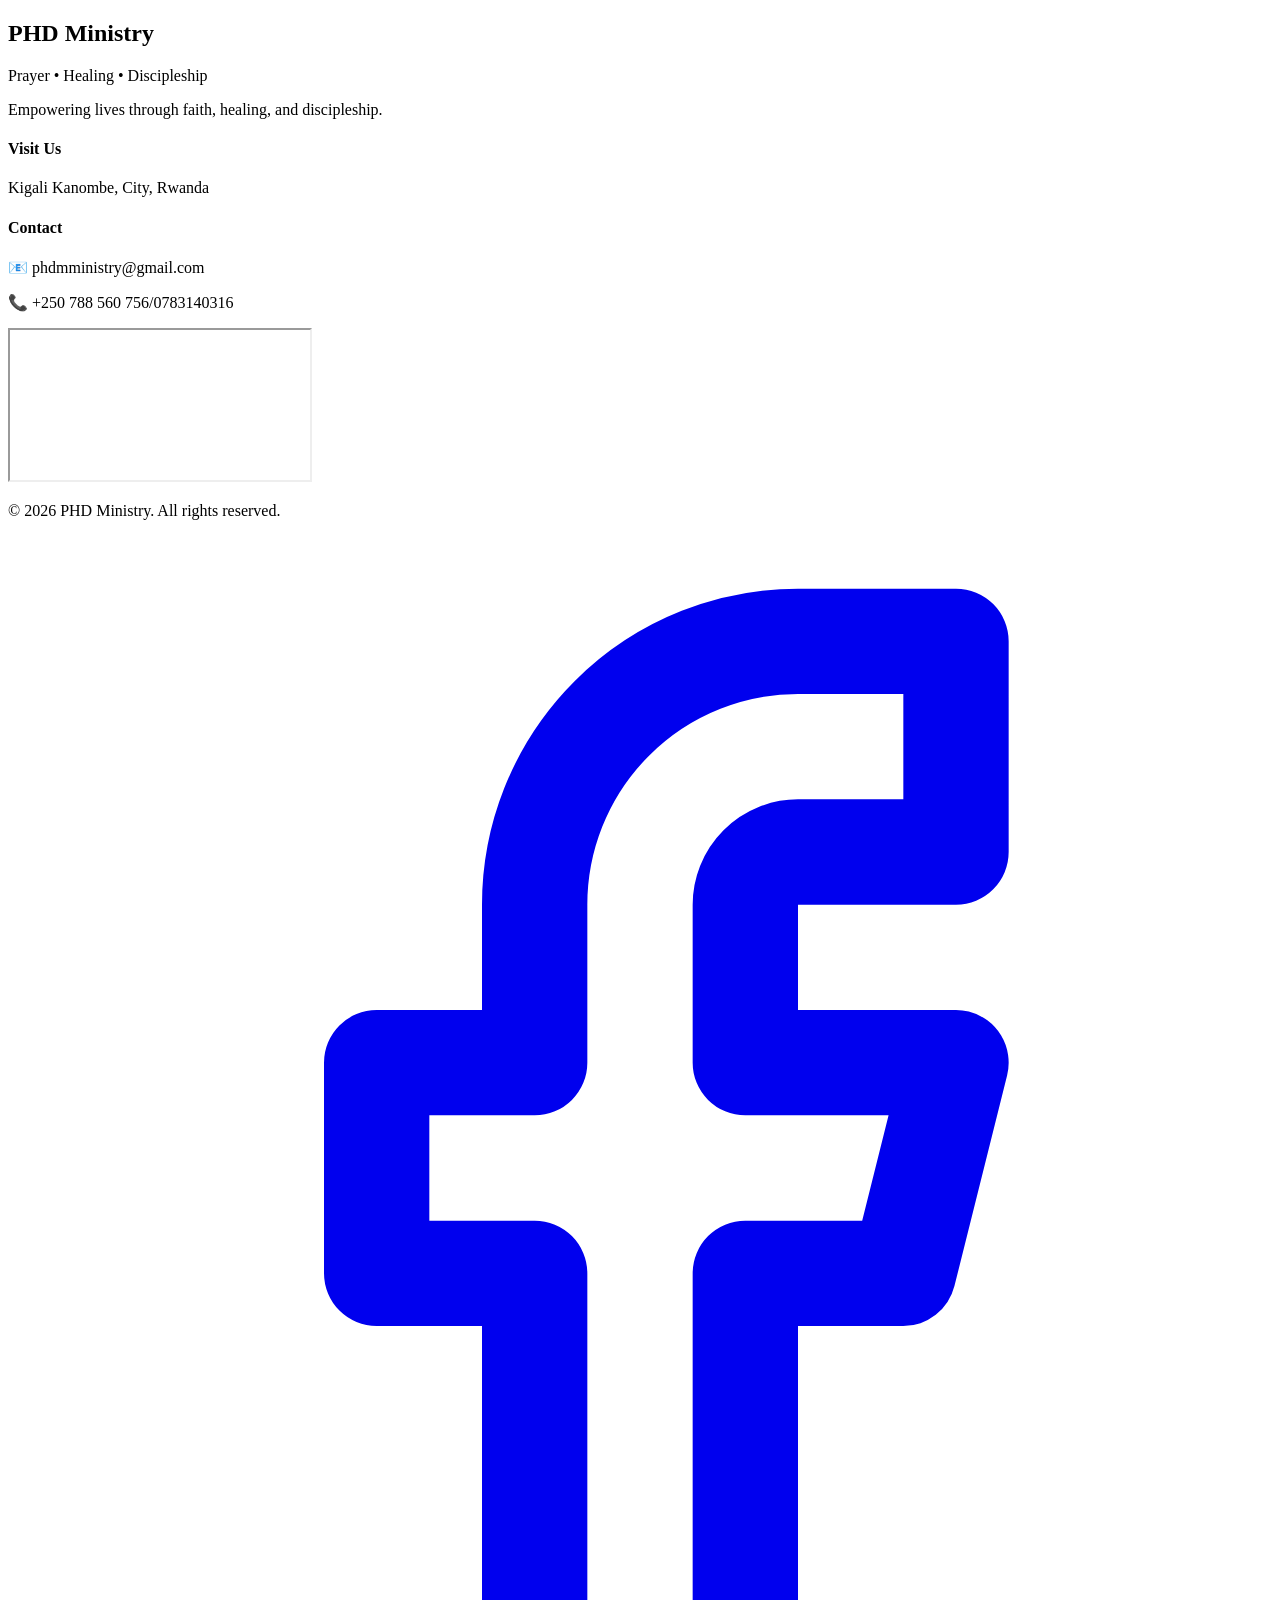
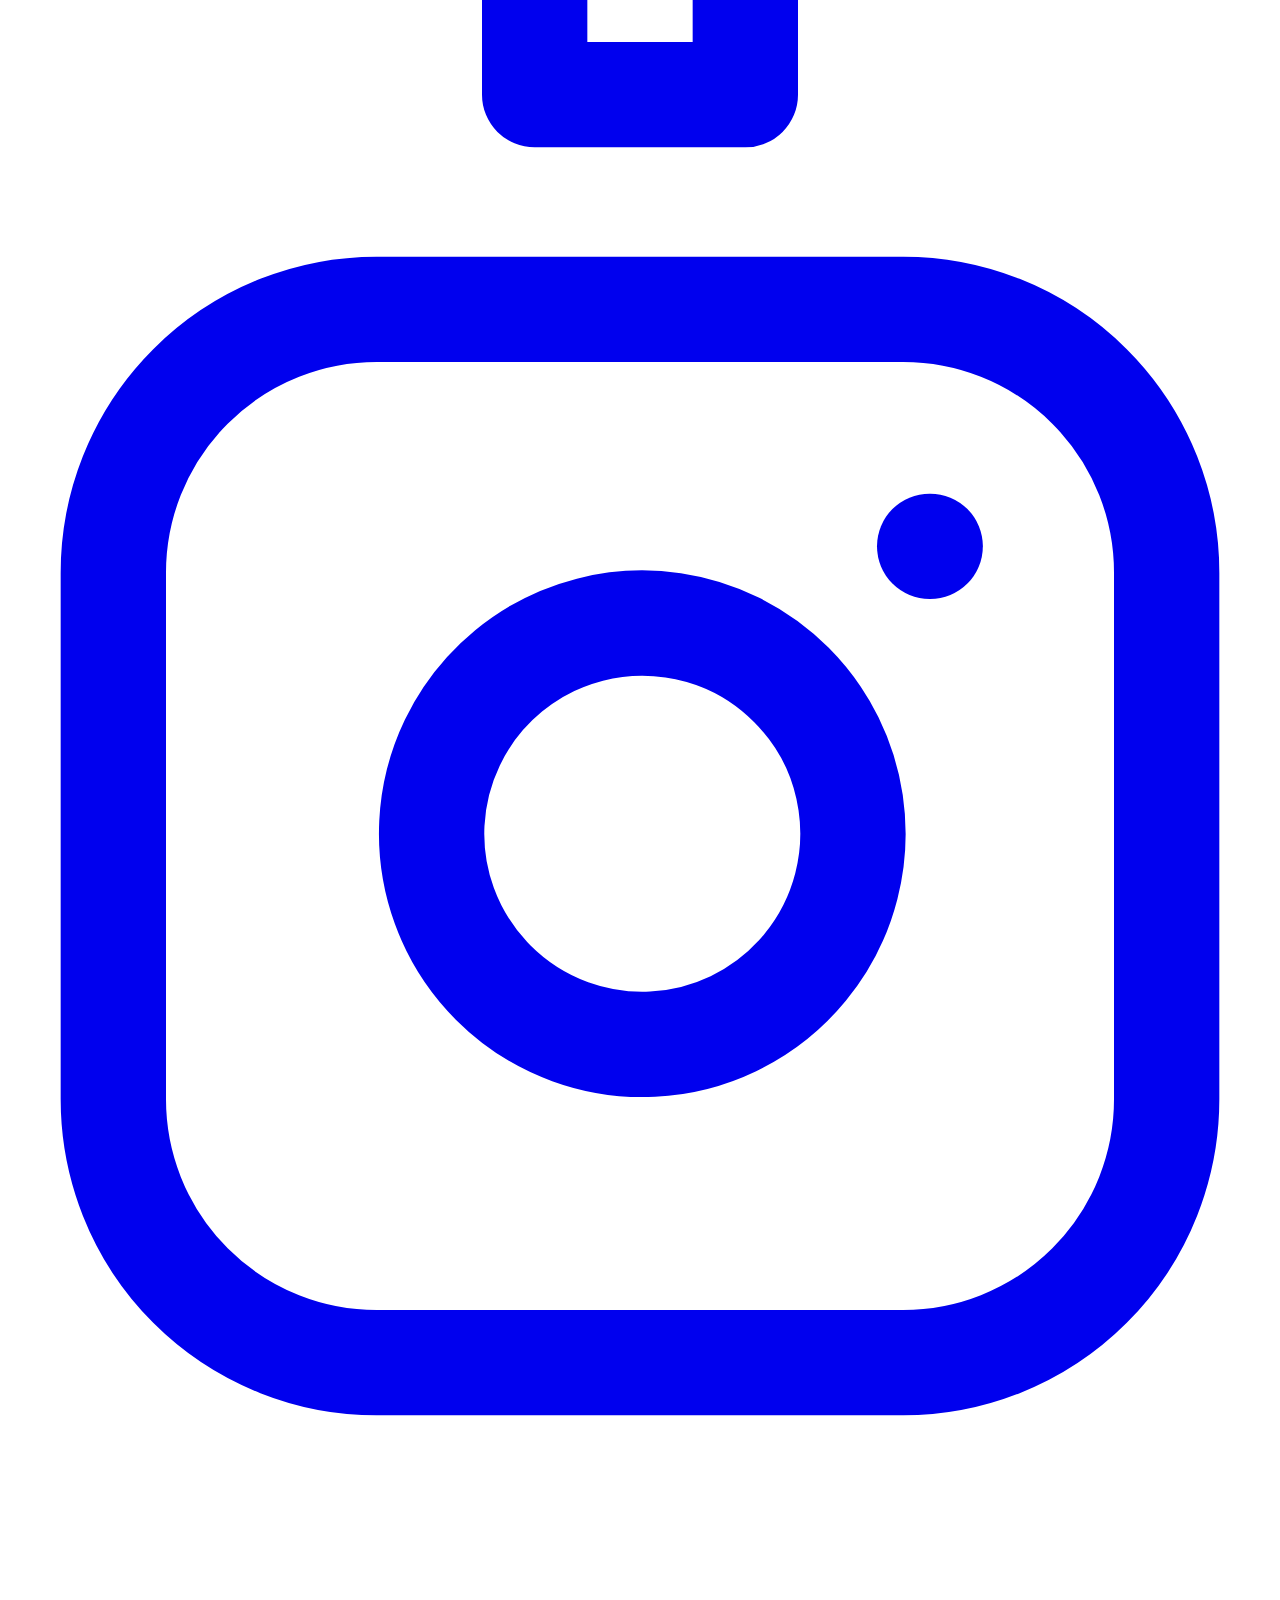
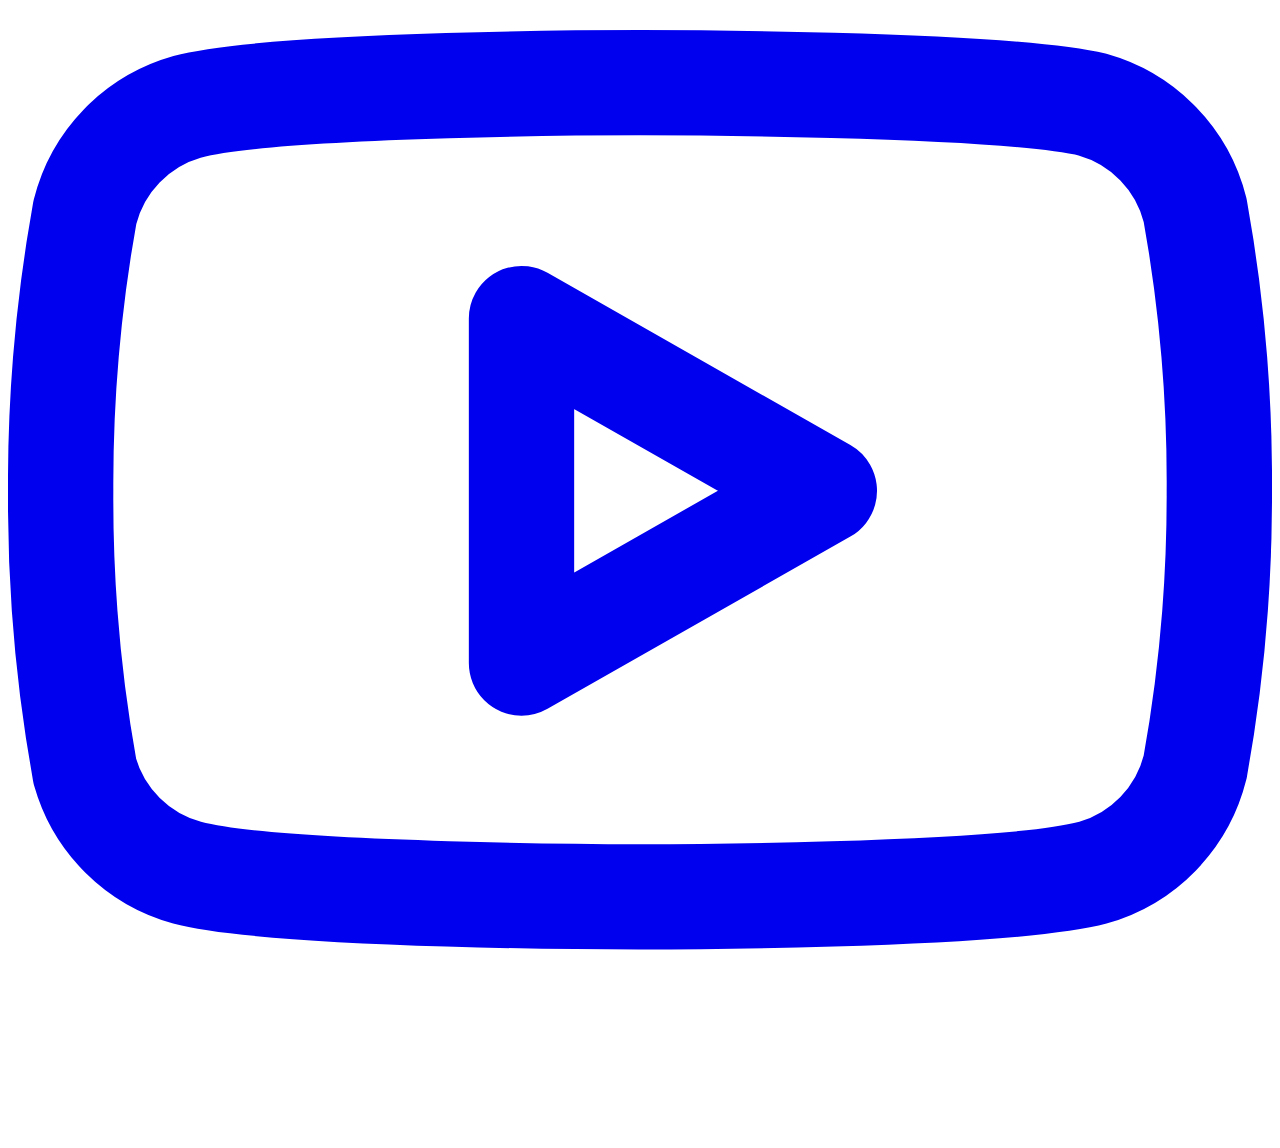
<file: Footer.html>
<!DOCTYPE html>
<html lang="en">
<head>
    <meta charset="UTF-8">
    <meta name="viewport" content="width=device-width, initial-scale=1.0">
    <title>Footer - PHD Ministry</title>
    <style>
      
    </style>
</head>
<body>
    <footer>
        <!-- Main Footer Section -->
        <div class="footer-main">
            <div class="container" style="display: contents;">
                <!-- Column 1: Ministry Info -->
                <div class="ministry-info">
                    <h2>PHD Ministry</h2>
                    <p class="ministry-tagline">Prayer • Healing • Discipleship</p>
                    <p class="ministry-description">
                        Empowering lives through faith, healing, and discipleship.
                    </p>
                </div>

                <!-- Column 2: Visit & Contact -->
                <div class="contact-info">
                    <div class="contact-section">
                        <h4>Visit Us</h4>
                        <p>Kigali Kanombe, City, Rwanda</p>
                    </div>

                    <div class="contact-section">
                        <h4>Contact</h4>
                        <p>📧 phdmministry@gmail.com</p>
                        <p>📞 +250 788 560 756/0783140316</p>
                    </div>
                </div>

                <!-- Column 3: Google Map -->
                <div class="map-container">
                    <iframe
                        src="https://www.google.com/maps/embed?pb=!1m18!1m12!1m3!1d517.8889369608336!2d30.141329889783577!3d-2.0132904952767854!2m3!1f0!2f0!3f0!3m2!1i1024!2i768!4f13.1!3m3!1m2!1s0x19dca948d3b52825%3A0x628cae646f43c5aa!2sPHD%20Ministry!5e1!3m2!1sen!2srw!4v1762265109751!5m2!1sen!2srw"
                        allowfullscreen=""
                        loading="lazy"
                        referrerpolicy="no-referrer-when-downgrade"
                        title="PHD Ministry Map">
                    </iframe>
                </div>
            </div>
        </div>

        <!-- Divider -->
        <div class="divider"></div>

        <!-- Social Bar -->
        <div class="social-bar">
            <div class="container" style="display: contents;">
                <p class="copyright">
                    © <span id="currentYear"></span> PHD Ministry. All rights reserved.
                </p>

                <div class="social-links">
                    <a 
                        href="http://facebook.com/PHD-Ministry-Rwanda-101293981804906" 
                        target="_blank" 
                        rel="noopener noreferrer" 
                        class="social-link"
                        aria-label="Facebook">
                        <svg xmlns="http://www.w3.org/2000/svg" viewBox="0 0 24 24" fill="none" stroke="currentColor" stroke-width="2" stroke-linecap="round" stroke-linejoin="round">
                            <path d="M18 2h-3a5 5 0 0 0-5 5v3H7v4h3v8h4v-8h3l1-4h-4V7a1 1 0 0 1 1-1h3z"></path>
                        </svg>
                    </a>
                    <a 
                        href="http://instagram.com/phdministyrwanda" 
                        target="_blank" 
                        rel="noopener noreferrer" 
                        class="social-link"
                        aria-label="Instagram">
                        <svg xmlns="http://www.w3.org/2000/svg" viewBox="0 0 24 24" fill="none" stroke="currentColor" stroke-width="2" stroke-linecap="round" stroke-linejoin="round">
                            <rect x="2" y="2" width="20" height="20" rx="5" ry="5"></rect>
                            <path d="M16 11.37A4 4 0 1 1 12.63 8 4 4 0 0 1 16 11.37z"></path>
                            <line x1="17.5" y1="6.5" x2="17.51" y2="6.5"></line>
                        </svg>
                    </a>
                    <a 
                        href="https://www.youtube.com/@phdwisdomtv3801" 
                        target="_blank" 
                        rel="noopener noreferrer" 
                        class="social-link"
                        aria-label="YouTube">
                        <svg xmlns="http://www.w3.org/2000/svg" viewBox="0 0 24 24" fill="none" stroke="currentColor" stroke-width="2" stroke-linecap="round" stroke-linejoin="round">
                            <path d="M22.54 6.42a2.78 2.78 0 0 0-1.94-2C18.88 4 12 4 12 4s-6.88 0-8.6.46a2.78 2.78 0 0 0-1.94 2A29 29 0 0 0 1 11.75a29 29 0 0 0 .46 5.33A2.78 2.78 0 0 0 3.4 19c1.72.46 8.6.46 8.6.46s6.88 0 8.6-.46a2.78 2.78 0 0 0 1.94-2 29 29 0 0 0 .46-5.25 29 29 0 0 0-.46-5.33z"></path>
                            <polygon points="9.75 15.02 15.5 11.75 9.75 8.48 9.75 15.02"></polygon>
                        </svg>
                    </a>
                </div>
            </div>
        </div>
    </footer>

    <script>
        // Set current year dynamically
        document.getElementById('currentYear').textContent = new Date().getFullYear();
    </script>
</body>
</html>
</file>
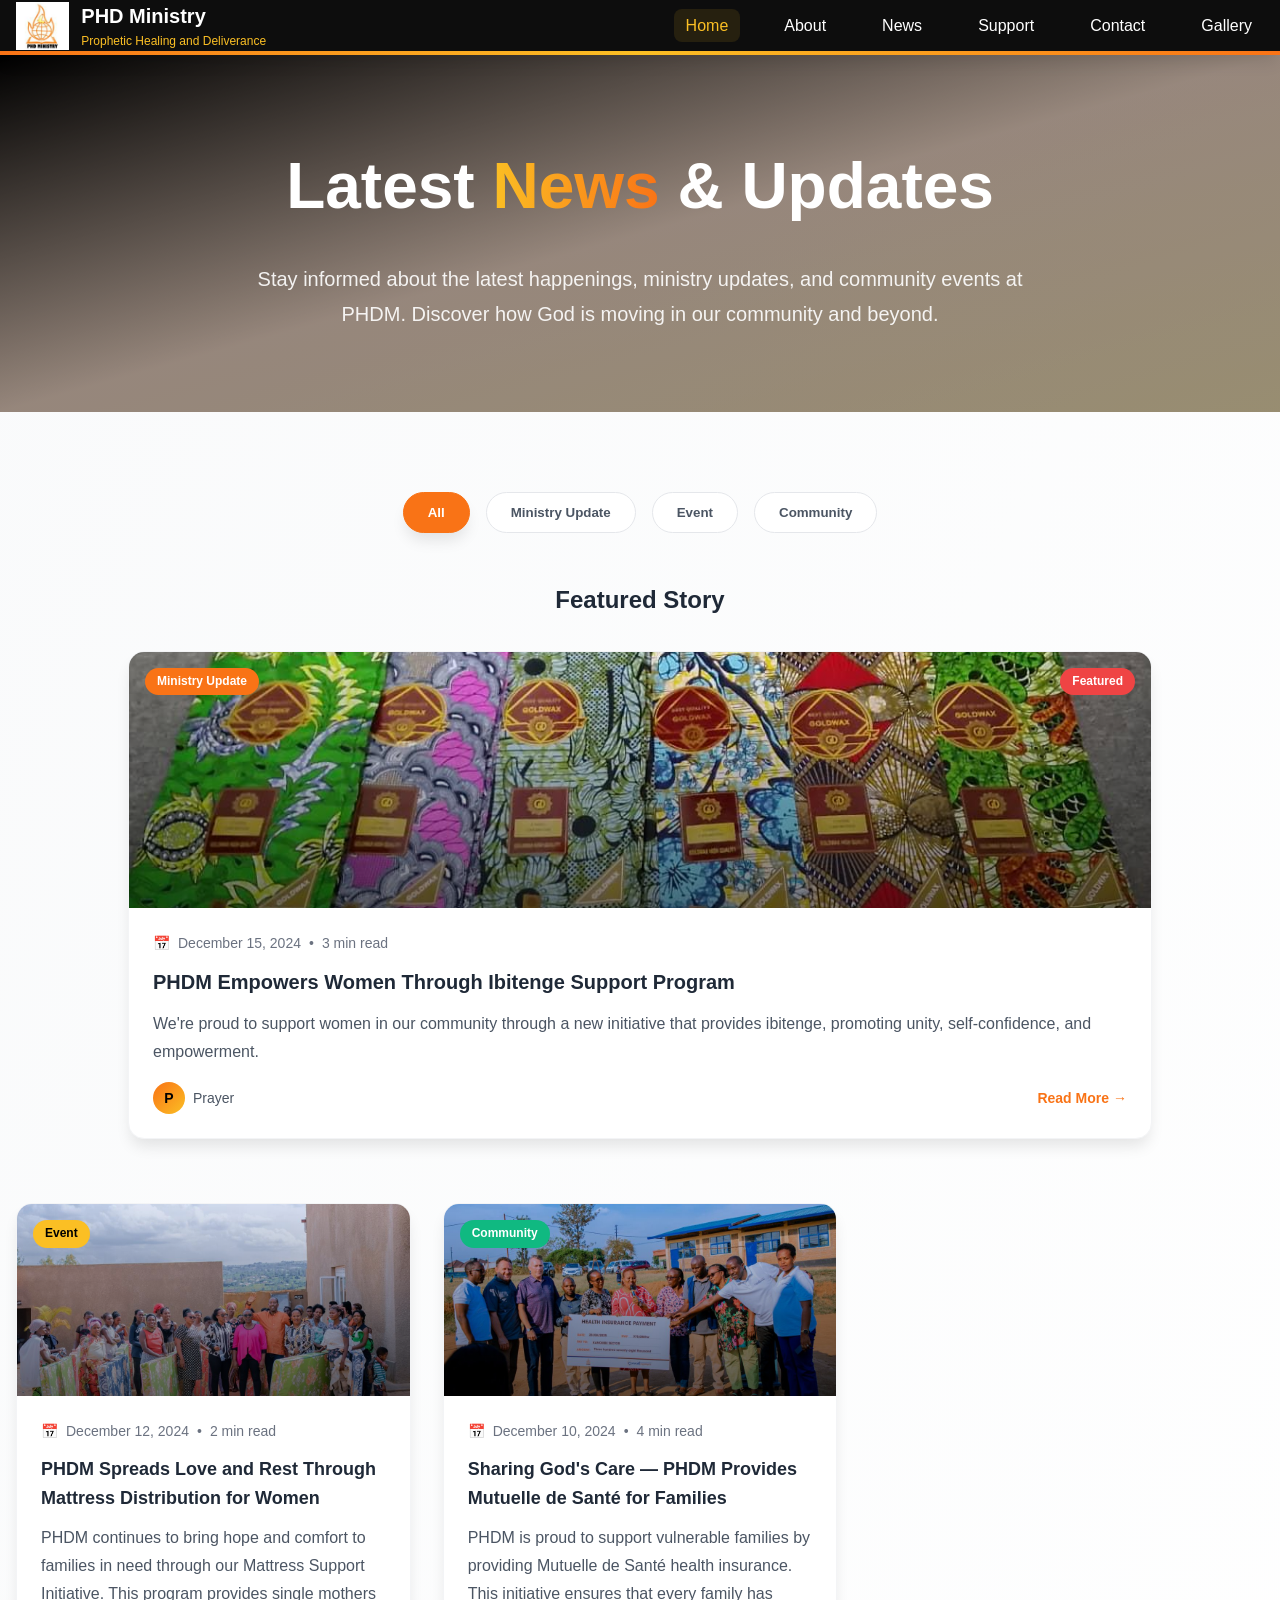
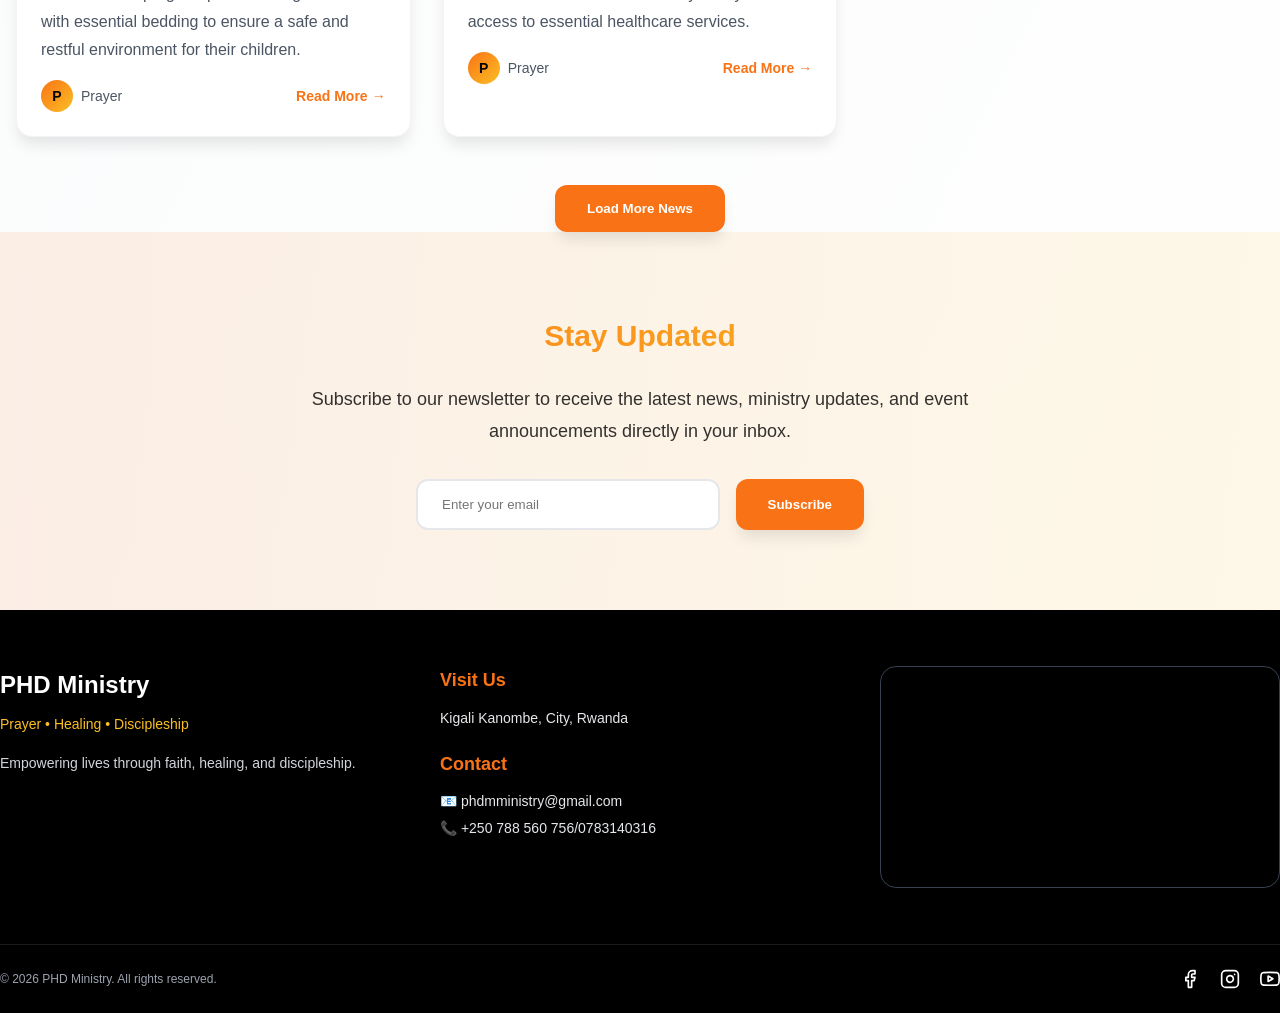
<file: News.html>
<!DOCTYPE html>
<html lang="en">
<head>
    <meta charset="UTF-8">
    <meta name="viewport" content="width=device-width, initial-scale=1.0">
    <title>News - PHD Ministry</title>
    <link rel="stylesheet" href="Footer.css">
    <link rel="stylesheet" href="Header.css">
    <style>
        * {
            margin: 0;
            padding: 0;
            box-sizing: border-box;
        }

        body {
            font-family: -apple-system, BlinkMacSystemFont, 'Segoe UI', Roboto, 'Helvetica Neue', Arial, sans-serif;
            background: linear-gradient(to bottom right, #f9fafb, #ffffff);
            color: #1f2937;
            line-height: 1.6;
        }

        .container {
            max-width: 1280px;
            margin: 0 auto;
            padding: 0 1rem;
        }

        /* Hero Section */
        .hero {
            position: relative;
            background: linear-gradient(to bottom right, #000000, rgba(249, 115, 22, 0.2), rgba(251, 191, 36, 0.3));
            padding: 5rem 0;
            text-align: center;
        }

        .hero::before {
            content: '';
            position: absolute;
            inset: 0;
            background: rgba(0, 0, 0, 0.4);
        }

        .hero-content {
            position: relative;
            z-index: 10;
        }

        .hero h1 {
            font-size: clamp(2.5rem, 5vw, 4rem);
            font-weight: 800;
            color: white;
            margin-bottom: 1.5rem;
        }

        .gradient-text {
            background: linear-gradient(to right, #fbbf24, #f97316);
            -webkit-background-clip: text;
            -webkit-text-fill-color: transparent;
            background-clip: text;
        }

        .hero p {
            font-size: 1.25rem;
            color: rgba(255, 255, 255, 0.9);
            max-width: 48rem;
            margin: 0 auto;
            line-height: 1.75;
        }

        /* Category Filter */
        .category-filter {
            display: flex;
            flex-wrap: wrap;
            justify-content: center;
            gap: 1rem;
            margin-bottom: 3rem;
            padding: 5rem 0 0;
        }

        .category-btn {
            padding: 0.75rem 1.5rem;
            border-radius: 9999px;
            font-weight: 600;
            cursor: pointer;
            border: 1px solid #e5e7eb;
            background: white;
            color: #4b5563;
            transition: all 0.3s;
        }

        .category-btn:hover {
            background: #fbbf24;
            color: black;
            border-color: #fbbf24;
        }

        .category-btn.active {
            background: #f97316;
            color: white;
            box-shadow: 0 10px 15px -3px rgba(0, 0, 0, 0.1);
            border-color: #f97316;
        }

        /* Featured Section */
        .featured-section {
            margin-bottom: 4rem;
        }

        .featured-title {
            font-size: 1.5rem;
            font-weight: 700;
            text-align: center;
            margin-bottom: 2rem;
        }

        .featured-container {
            max-width: 64rem;
            margin: 0 auto;
        }

        /* News Card */
        .news-card {
            position: relative;
            overflow: hidden;
            border-radius: 1rem;
            box-shadow: 0 10px 15px -3px rgba(0, 0, 0, 0.1);
            transition: all 0.5s;
            background: white;
            border: 1px solid #f3f4f6;
            cursor: pointer;
        }

        .news-card:hover {
            box-shadow: 0 20px 25px -5px rgba(0, 0, 0, 0.1);
            border-color: rgba(249, 115, 22, 0.3);
            transform: translateY(-4px);
        }

        .news-card-gradient {
            position: absolute;
            inset: 0;
            background: linear-gradient(to bottom right, rgba(251, 191, 36, 0.05), rgba(249, 115, 22, 0.05));
            opacity: 0;
            transition: opacity 0.5s;
        }

        .news-card:hover .news-card-gradient {
            opacity: 1;
        }

        .news-image {
            position: relative;
            height: 12rem;
            overflow: hidden;
        }

        .news-card.featured .news-image {
            height: 16rem;
        }

        .news-image img {
            width: 100%;
            height: 100%;
            object-fit: cover;
            transition: transform 0.5s;
        }

        .news-card:hover .news-image img {
            transform: scale(1.1);
        }

        .news-image-fallback {
            width: 100%;
            height: 100%;
            background: linear-gradient(to bottom right, #f97316, #fbbf24);
            display: flex;
            align-items: center;
            justify-content: center;
            font-size: 4rem;
        }

        .image-overlay {
            position: absolute;
            inset: 0;
            background: linear-gradient(to top, rgba(0, 0, 0, 0.5), transparent);
        }

        .category-badge {
            position: absolute;
            top: 1rem;
            left: 1rem;
            padding: 0.25rem 0.75rem;
            border-radius: 9999px;
            font-size: 0.75rem;
            font-weight: 600;
            z-index: 10;
        }

        .badge-ministry {
            background: #f97316;
            color: white;
        }

        .badge-event {
            background: #fbbf24;
            color: black;
        }

        .badge-community {
            background: #10b981;
            color: white;
        }

        .featured-badge {
            position: absolute;
            top: 1rem;
            right: 1rem;
            padding: 0.25rem 0.75rem;
            border-radius: 9999px;
            font-size: 0.75rem;
            font-weight: 600;
            background: #ef4444;
            color: white;
            z-index: 10;
        }

        .news-content {
            padding: 1.5rem;
            position: relative;
        }

        .news-meta {
            display: flex;
            align-items: center;
            gap: 0.5rem;
            font-size: 0.875rem;
            color: #6b7280;
            margin-bottom: 0.75rem;
        }

        .news-title {
            font-size: 1.125rem;
            font-weight: 700;
            margin-bottom: 0.75rem;
            transition: color 0.3s;
        }

        .news-card.featured .news-title {
            font-size: 1.25rem;
        }

        .news-card:hover .news-title {
            color: #f97316;
        }

        .news-excerpt {
            color: #4b5563;
            margin-bottom: 1rem;
            line-height: 1.75;
        }

        .news-footer {
            display: flex;
            align-items: center;
            justify-content: space-between;
        }

        .author-info {
            display: flex;
            align-items: center;
            gap: 0.5rem;
        }

        .author-avatar {
            width: 2rem;
            height: 2rem;
            border-radius: 9999px;
            background: linear-gradient(to bottom right, #f97316, #fbbf24);
            display: flex;
            align-items: center;
            justify-content: center;
            font-size: 0.875rem;
            font-weight: 700;
            color: black;
        }

        .author-name {
            font-size: 0.875rem;
            color: #4b5563;
        }

        .read-more {
            color: #f97316;
            font-weight: 600;
            font-size: 0.875rem;
            display: flex;
            align-items: center;
            gap: 0.25rem;
            text-decoration: none;
            transition: color 0.3s;
        }

        .read-more:hover {
            color: #fbbf24;
        }

        .read-more-arrow {
            transition: transform 0.3s;
        }

        .read-more:hover .read-more-arrow {
            transform: translateX(0.25rem);
        }

        /* News Grid */
        .news-grid {
            display: grid;
            gap: 2rem;
            margin-bottom: 3rem;
        }

        @media (min-width: 640px) {
            .news-grid {
                grid-template-columns: repeat(2, 1fr);
            }
        }

        @media (min-width: 1024px) {
            .news-grid {
                grid-template-columns: repeat(3, 1fr);
            }
        }

        /* Load More Button */
        .load-more {
            text-align: center;
            margin-top: 3rem;
        }

        .load-more-btn {
            padding: 1rem 2rem;
            background: #f97316;
            color: white;
            font-weight: 700;
            border-radius: 0.75rem;
            border: none;
            cursor: pointer;
            box-shadow: 0 10px 15px -3px rgba(0, 0, 0, 0.1);
            transition: all 0.3s;
        }

        .load-more-btn:hover {
            background: #ea580c;
            box-shadow: 0 20px 25px -5px rgba(0, 0, 0, 0.1);
            transform: translateY(-2px);
        }

        /* Newsletter Section */
        .newsletter {
            padding: 5rem 0;
            background: linear-gradient(to right, rgba(249, 115, 22, 0.1), rgba(251, 191, 36, 0.1));
            text-align: center;
        }

        .newsletter h3 {
            font-size: 1.875rem;
            font-weight: 700;
            background: linear-gradient(to right, #f97316, #fbbf24);
            -webkit-background-clip: text;
            -webkit-text-fill-color: transparent;
            background-clip: text;
            margin-bottom: 1.5rem;
        }

        .newsletter p {
            color: rgba(0, 0, 0, 0.8);
            font-size: 1.125rem;
            max-width: 48rem;
            margin: 0 auto 2rem;
            line-height: 1.75;
        }

        .newsletter-form {
            max-width: 28rem;
            margin: 0 auto;
            display: flex;
            gap: 1rem;
            flex-wrap: wrap;
        }

        .newsletter-input {
            flex: 1;
            min-width: 200px;
            padding: 1rem 1.5rem;
            border-radius: 0.75rem;
            border: 2px solid #e5e7eb;
            outline: none;
            transition: border-color 0.3s;
        }

        .newsletter-input:focus {
            border-color: #f97316;
        }

        .newsletter-btn {
            padding: 1rem 2rem;
            background: #f97316;
            color: white;
            font-weight: 700;
            border-radius: 0.75rem;
            border: none;
            cursor: pointer;
            box-shadow: 0 10px 15px -3px rgba(0, 0, 0, 0.1);
            transition: all 0.3s;
            white-space: nowrap;
        }

        .newsletter-btn:hover {
            background: #ea580c;
            box-shadow: 0 20px 25px -5px rgba(0, 0, 0, 0.1);
        }

        .hidden {
            display: none;
        }

        @media (max-width: 640px) {
            .newsletter-form {
                flex-direction: column;
            }
            
            .newsletter-input {
                width: 100%;
            }
        }
    </style>
</head>
<body>
       <header>
        <nav class="container-xl">
            <a href="index.html" class="logo-link">
                <img src="logo.png" alt="PHDM Church" class="logo-img">
                <div class="logo-text">
                    <span class="logo-title">PHD Ministry</span>
                    <p class="logo-subtitle">Prophetic Healing and Deliverance </p>
                </div>
            </a>

            <!-- Desktop Navigation -->
            <ul class="desktop-nav">
                <li>
                    <a href="index.html" class="nav-link active">
                        <div class="nav-link-bg"></div>
                        <span>Home</span>
                    </a>
                </li>
                <li>
                    <a href="About.html" class="nav-link">
                        <div class="nav-link-bg"></div>
                        <span>About</span>
                    </a>
                </li>
                <li>
                    <a href="News.html" class="nav-link">
                        <div class="nav-link-bg"></div>
                        <span>News</span>
                    </a>
                </li>

                <li>
                    <a href="give.html" class="nav-link">
                        <div class="nav-link-bg"></div>
                        <span>Support</span>
                    </a>
                </li>
                <li>
                    <a href="Contact.html" class="nav-link">
                        <div class="nav-link-bg"></div>
                        <span>Contact</span>
                    </a>
                </li>
                <li>
                    <a href="Galley.html" class="nav-link">
                        <div class="nav-link-bg"></div>
                        <span>Gallery</span>
                    </a>
                </li>
            </ul>

            <!-- Mobile Menu Button -->
            <button class="mobile-menu-btn" id="menuBtn" aria-label="Toggle menu">
                <svg xmlns="http://www.w3.org/2000/svg" fill="none" viewBox="0 0 24 24" stroke-width="1.5" stroke="currentColor">
                    <path stroke-linecap="round" stroke-linejoin="round" d="M3.75 6.75h16.5M3.75 12h16.5M3.75 17.25h16.5" />
                </svg>
            </button>
        </nav>
        <div class="gradient-line"></div>
    </header>

    <!-- Backdrop -->
    <div class="backdrop hidden" id="backdrop"></div>

    <!-- Mobile Modal -->
    <div class="mobile-modal hidden" id="mobileModal">
        <div class="modal-header">
            <div class="modal-logo">
                <img src="logo.png" alt="PHDM Church">
                <span>PHD Ministry</span>
            </div>
            <button class="close-btn" id="closeBtn" aria-label="Close menu">
                <div class="close-btn-bg"></div>
                <svg xmlns="http://www.w3.org/2000/svg" fill="none" viewBox="0 0 24 24" stroke-width="1.5" stroke="currentColor">
                    <path stroke-linecap="round" stroke-linejoin="round" d="M6 18L18 6M6 6l12 12" />
                </svg>
            </button>
        </div>

        <nav class="modal-nav">
            <ul class="modal-nav-list">
                <li>
                    <a href="index.html" class="modal-nav-link active">
                        <div class="modal-nav-link-bg"></div>
                        <span>Home</span>
                    </a>
                </li>
                <li>
                    <a href="About.html" class="modal-nav-link">
                        <div class="modal-nav-link-bg"></div>
                        <span>About</span>
                    </a>
                </li>
                <li>
                    <a href="News.html" class="modal-nav-link">
                        <div class="modal-nav-link-bg"></div>
                        <span>News</span>
                    </a>
                </li>
                  <li>
                    <a href="give.html" class="modal-nav-link">
                        <div class="modal-nav-link-bg"></div>
                        <span>Support</span>
                    </a>
                </li>
               
                <li>
                    <a href="Contact.html" class="modal-nav-link">
                        <div class="modal-nav-link-bg"></div>
                        <span>Contact</span>
                    </a>
                </li>
                <li>
                    <a href="Galley.html" class="modal-nav-link">
                        <div class="modal-nav-link-bg"></div>
                        <span>Gallery</span>
                    </a>
                </li>
            </ul>

           
        </nav>

        <div class="modal-footer">
            <p> Prophetic  Healing and Deliverance  Ministry</p>
        </div>
    </div>

   

    <script>
        const menuBtn = document.getElementById('menuBtn');
        const closeBtn = document.getElementById('closeBtn');
        const mobileModal = document.getElementById('mobileModal');
        const backdrop = document.getElementById('backdrop');

        function openMenu() {
            mobileModal.classList.remove('hidden');
            backdrop.classList.remove('hidden');
            document.body.style.overflow = 'hidden';
        }

        function closeMenu() {
            mobileModal.classList.add('hidden');
            backdrop.classList.add('hidden');
            document.body.style.overflow = '';
        }

        menuBtn.addEventListener('click', openMenu);
        closeBtn.addEventListener('click', closeMenu);
        backdrop.addEventListener('click', closeMenu);

        // Close menu when clicking on a link
        document.querySelectorAll('.modal-nav-link').forEach(link => {
            link.addEventListener('click', closeMenu);
        });

        // Close menu on ESC key
        document.addEventListener('keydown', (e) => {
            if (e.key === 'Escape' && !mobileModal.classList.contains('hidden')) {
                closeMenu();
            }
        });
    </script>
    <!-- Hero Section -->
    <section class="hero">
        <div class="hero-content">
            <div class="container">
                <h1>
                    Latest <span class="gradient-text">News</span> & Updates
                </h1>
                <p>
                    Stay informed about the latest happenings, ministry updates, and community events at PHDM. 
                    Discover how God is moving in our community and beyond.
                </p>
            </div>
        </div>
    </section>

    <!-- News Section -->
    <section>
        <div class="container">
            <!-- Category Filter -->
            <div class="category-filter">
                <button class="category-btn active" data-category="All">All</button>
                <button class="category-btn" data-category="Ministry Update">Ministry Update</button>
                <button class="category-btn" data-category="Event">Event</button>
                <button class="category-btn" data-category="Community">Community</button>
            </div>

            <!-- Featured Article -->
            <div class="featured-section" id="featuredSection">
                <h3 class="featured-title">Featured Story</h3>
                <div class="featured-container">
                    <article class="news-card featured" data-id="1">
                        <div class="news-card-gradient"></div>
                        <div class="news-image">
                            <img src="images/events-worked/women1.jpg" alt="PHDM Empowers Women" onerror="this.style.display='none'; this.nextElementSibling.style.display='flex'">
                            <div class="news-image-fallback" style="display: none;">📰</div>
                            <div class="image-overlay"></div>
                            <span class="category-badge badge-ministry">Ministry Update</span>
                            <span class="featured-badge">Featured</span>
                        </div>
                        <div class="news-content">
                            <div class="news-meta">
                                <span>📅</span>
                                <time>December 15, 2024</time>
                                <span>•</span>
                                <span>3 min read</span>
                            </div>
                            <h3 class="news-title">PHDM Empowers Women Through Ibitenge Support Program</h3>
                            <p class="news-excerpt">
                                We're proud to support women in our community through a new initiative that provides ibitenge, promoting unity, self-confidence, and empowerment.
                            </p>
                            <div class="news-footer">
                                <div class="author-info">
                                    <div class="author-avatar">P</div>
                                    <span class="author-name">Prayer</span>
                                </div>
                                <a href="NewsDetails.html?id=1" class="read-more">
                                    Read More
                                    <span class="read-more-arrow">→</span>
                                </a>
                            </div>
                        </div>
                    </article>
                </div>
            </div>

            <!-- News Grid -->
            <div class="news-grid" id="newsGrid">
                <!-- Article 2 -->
                <article class="news-card" data-id="2" data-category="Event">
                    <div class="news-card-gradient"></div>
                    <div class="news-image">
                        <img src="images/events-worked/women6.jpg" alt="Mattress Distribution" onerror="this.style.display='none'; this.nextElementSibling.style.display='flex'">
                        <div class="news-image-fallback" style="display: none;">📰</div>
                        <div class="image-overlay"></div>
                        <span class="category-badge badge-event">Event</span>
                    </div>
                    <div class="news-content">
                        <div class="news-meta">
                            <span>📅</span>
                            <time>December 12, 2024</time>
                            <span>•</span>
                            <span>2 min read</span>
                        </div>
                        <h3 class="news-title">PHDM Spreads Love and Rest Through Mattress Distribution for Women</h3>
                        <p class="news-excerpt">
                            PHDM continues to bring hope and comfort to families in need through our Mattress Support Initiative. This program provides single mothers with essential bedding to ensure a safe and restful environment for their children.
                        </p>
                        <div class="news-footer">
                            <div class="author-info">
                                <div class="author-avatar">P</div>
                                <span class="author-name">Prayer</span>
                            </div>
                            <a href="NewsDetails.html?id=2" class="read-more">
                                Read More
                                <span class="read-more-arrow">→</span>
                            </a>
                        </div>
                    </div>
                </article>

                <!-- Article 3 -->
                <article class="news-card" data-id="3" data-category="Community">
                    <div class="news-card-gradient"></div>
                    <div class="news-image">
                        <img src="images/news/3.jpg" alt="Mutuelle de Santé" onerror="this.style.display='none'; this.nextElementSibling.style.display='flex'">
                        <div class="news-image-fallback" style="display: none;">📰</div>
                        <div class="image-overlay"></div>
                        <span class="category-badge badge-community">Community</span>
                    </div>
                    <div class="news-content">
                        <div class="news-meta">
                            <span>📅</span>
                            <time>December 10, 2024</time>
                            <span>•</span>
                            <span>4 min read</span>
                        </div>
                        <h3 class="news-title">Sharing God's Care — PHDM Provides Mutuelle de Santé for Families</h3>
                        <p class="news-excerpt">
                            PHDM is proud to support vulnerable families by providing Mutuelle de Santé health insurance. This initiative ensures that every family has access to essential healthcare services.
                        </p>
                        <div class="news-footer">
                            <div class="author-info">
                                <div class="author-avatar">P</div>
                                <span class="author-name">Prayer</span>
                            </div>
                            <a href="NewsDetails.html?id=3" class="read-more">
                                Read More
                                <span class="read-more-arrow">→</span>
                            </a>
                        </div>
                    </div>
                </article>
            </div>

            <!-- Load More -->
            <div class="load-more">
                <button class="load-more-btn">Load More News</button>
            </div>
        </div>
    </section>

    <!-- Newsletter Section -->
    <section class="newsletter">
        <div class="container">
            <h3>Stay Updated</h3>
            <p>
                Subscribe to our newsletter to receive the latest news, ministry updates, and event announcements directly in your inbox.
            </p>
            <form class="newsletter-form" onsubmit="return handleNewsletter(event)">
                <input type="email" class="newsletter-input" placeholder="Enter your email" required>
                <button type="submit" class="newsletter-btn">Subscribe</button>
            </form>
        </div>
    </section>

       <footer>
        <!-- Main Footer Section -->
        <div class="footer-main">
            <div class="container" style="display: contents;">
                <!-- Column 1: Ministry Info -->
                <div class="ministry-info">
                    <h2>PHD Ministry</h2>
                    <p class="ministry-tagline">Prayer • Healing • Discipleship</p>
                    <p class="ministry-description">
                        Empowering lives through faith, healing, and discipleship.
                    </p>
                </div>

                <!-- Column 2: Visit & Contact -->
                <div class="contact-info">
                    <div class="contact-section">
                        <h4>Visit Us</h4>
                        <p>Kigali Kanombe, City, Rwanda</p>
                    </div>

                    <div class="contact-section">
                        <h4>Contact</h4>
                        <p>📧 phdmministry@gmail.com</p>
                        <p>📞 +250 788 560 756/0783140316</p>
                    </div>
                </div>

                <!-- Column 3: Google Map -->
                <div class="map-container">
                    <iframe
                        src="https://www.google.com/maps/embed?pb=!1m18!1m12!1m3!1d517.8889369608336!2d30.141329889783577!3d-2.0132904952767854!2m3!1f0!2f0!3f0!3m2!1i1024!2i768!4f13.1!3m3!1m2!1s0x19dca948d3b52825%3A0x628cae646f43c5aa!2sPHD%20Ministry!5e1!3m2!1sen!2srw!4v1762265109751!5m2!1sen!2srw"
                        allowfullscreen=""
                        loading="lazy"
                        referrerpolicy="no-referrer-when-downgrade"
                        title="PHD Ministry Map">
                    </iframe>
                </div>
            </div>
        </div>

        <!-- Divider -->
        <div class="divider"></div>

        <!-- Social Bar -->
        <div class="social-bar">
            <div class="container" style="display: contents;">
                <p class="copyright">
                    © <span id="currentYear"></span> PHD Ministry. All rights reserved.
                </p>

                <div class="social-links">
                    <a 
                        href="http://facebook.com/PHD-Ministry-Rwanda-101293981804906" 
                        target="_blank" 
                        rel="noopener noreferrer" 
                        class="social-link"
                        aria-label="Facebook">
                        <svg xmlns="http://www.w3.org/2000/svg" viewBox="0 0 24 24" fill="none" stroke="currentColor" stroke-width="2" stroke-linecap="round" stroke-linejoin="round">
                            <path d="M18 2h-3a5 5 0 0 0-5 5v3H7v4h3v8h4v-8h3l1-4h-4V7a1 1 0 0 1 1-1h3z"></path>
                        </svg>
                    </a>
                    <a 
                        href="http://instagram.com/phdministyrwanda" 
                        target="_blank" 
                        rel="noopener noreferrer" 
                        class="social-link"
                        aria-label="Instagram">
                        <svg xmlns="http://www.w3.org/2000/svg" viewBox="0 0 24 24" fill="none" stroke="currentColor" stroke-width="2" stroke-linecap="round" stroke-linejoin="round">
                            <rect x="2" y="2" width="20" height="20" rx="5" ry="5"></rect>
                            <path d="M16 11.37A4 4 0 1 1 12.63 8 4 4 0 0 1 16 11.37z"></path>
                            <line x1="17.5" y1="6.5" x2="17.51" y2="6.5"></line>
                        </svg>
                    </a>
                    <a 
                        href="https://www.youtube.com/@phdwisdomtv3801" 
                        target="_blank" 
                        rel="noopener noreferrer" 
                        class="social-link"
                        aria-label="YouTube">
                        <svg xmlns="http://www.w3.org/2000/svg" viewBox="0 0 24 24" fill="none" stroke="currentColor" stroke-width="2" stroke-linecap="round" stroke-linejoin="round">
                            <path d="M22.54 6.42a2.78 2.78 0 0 0-1.94-2C18.88 4 12 4 12 4s-6.88 0-8.6.46a2.78 2.78 0 0 0-1.94 2A29 29 0 0 0 1 11.75a29 29 0 0 0 .46 5.33A2.78 2.78 0 0 0 3.4 19c1.72.46 8.6.46 8.6.46s6.88 0 8.6-.46a2.78 2.78 0 0 0 1.94-2 29 29 0 0 0 .46-5.25 29 29 0 0 0-.46-5.33z"></path>
                            <polygon points="9.75 15.02 15.5 11.75 9.75 8.48 9.75 15.02"></polygon>
                        </svg>
                    </a>
                </div>
            </div>
        </div>
    </footer>

    <script>
        // Set current year dynamically
        document.getElementById('currentYear').textContent = new Date().getFullYear();
    </script>

    <script>
        // Category filtering
        const categoryBtns = document.querySelectorAll('.category-btn');
        const newsCards = document.querySelectorAll('.news-card:not(.featured)');
        const featuredSection = document.getElementById('featuredSection');
        let currentCategory = 'All';

        categoryBtns.forEach(btn => {
            btn.addEventListener('click', () => {
                // Update active button
                categoryBtns.forEach(b => b.classList.remove('active'));
                btn.classList.add('active');

                // Get selected category
                currentCategory = btn.dataset.category;

                // Show/hide featured section
                if (currentCategory === 'All') {
                    featuredSection.classList.remove('hidden');
                } else {
                    featuredSection.classList.add('hidden');
                }

                // Filter news cards
                newsCards.forEach(card => {
                    const cardCategory = card.dataset.category;
                    if (currentCategory === 'All' || cardCategory === currentCategory) {
                        card.style.display = 'block';
                    } else {
                        card.style.display = 'none';
                    }
                });
            });
        });

        // Make cards clickable
        document.querySelectorAll('.news-card').forEach(card => {
            card.addEventListener('click', (e) => {
                if (!e.target.closest('.read-more')) {
                    const id = card.dataset.id;
                    window.location.href = `NewsDetails.html?id=${id}`;
                }
            });
        });

        // Newsletter form
        function handleNewsletter(e) {
            e.preventDefault();
            alert('Thank you for subscribing! You will receive our latest updates.');
            e.target.reset();
            return false;
        }
    </script>

</body>
</html>
</file>
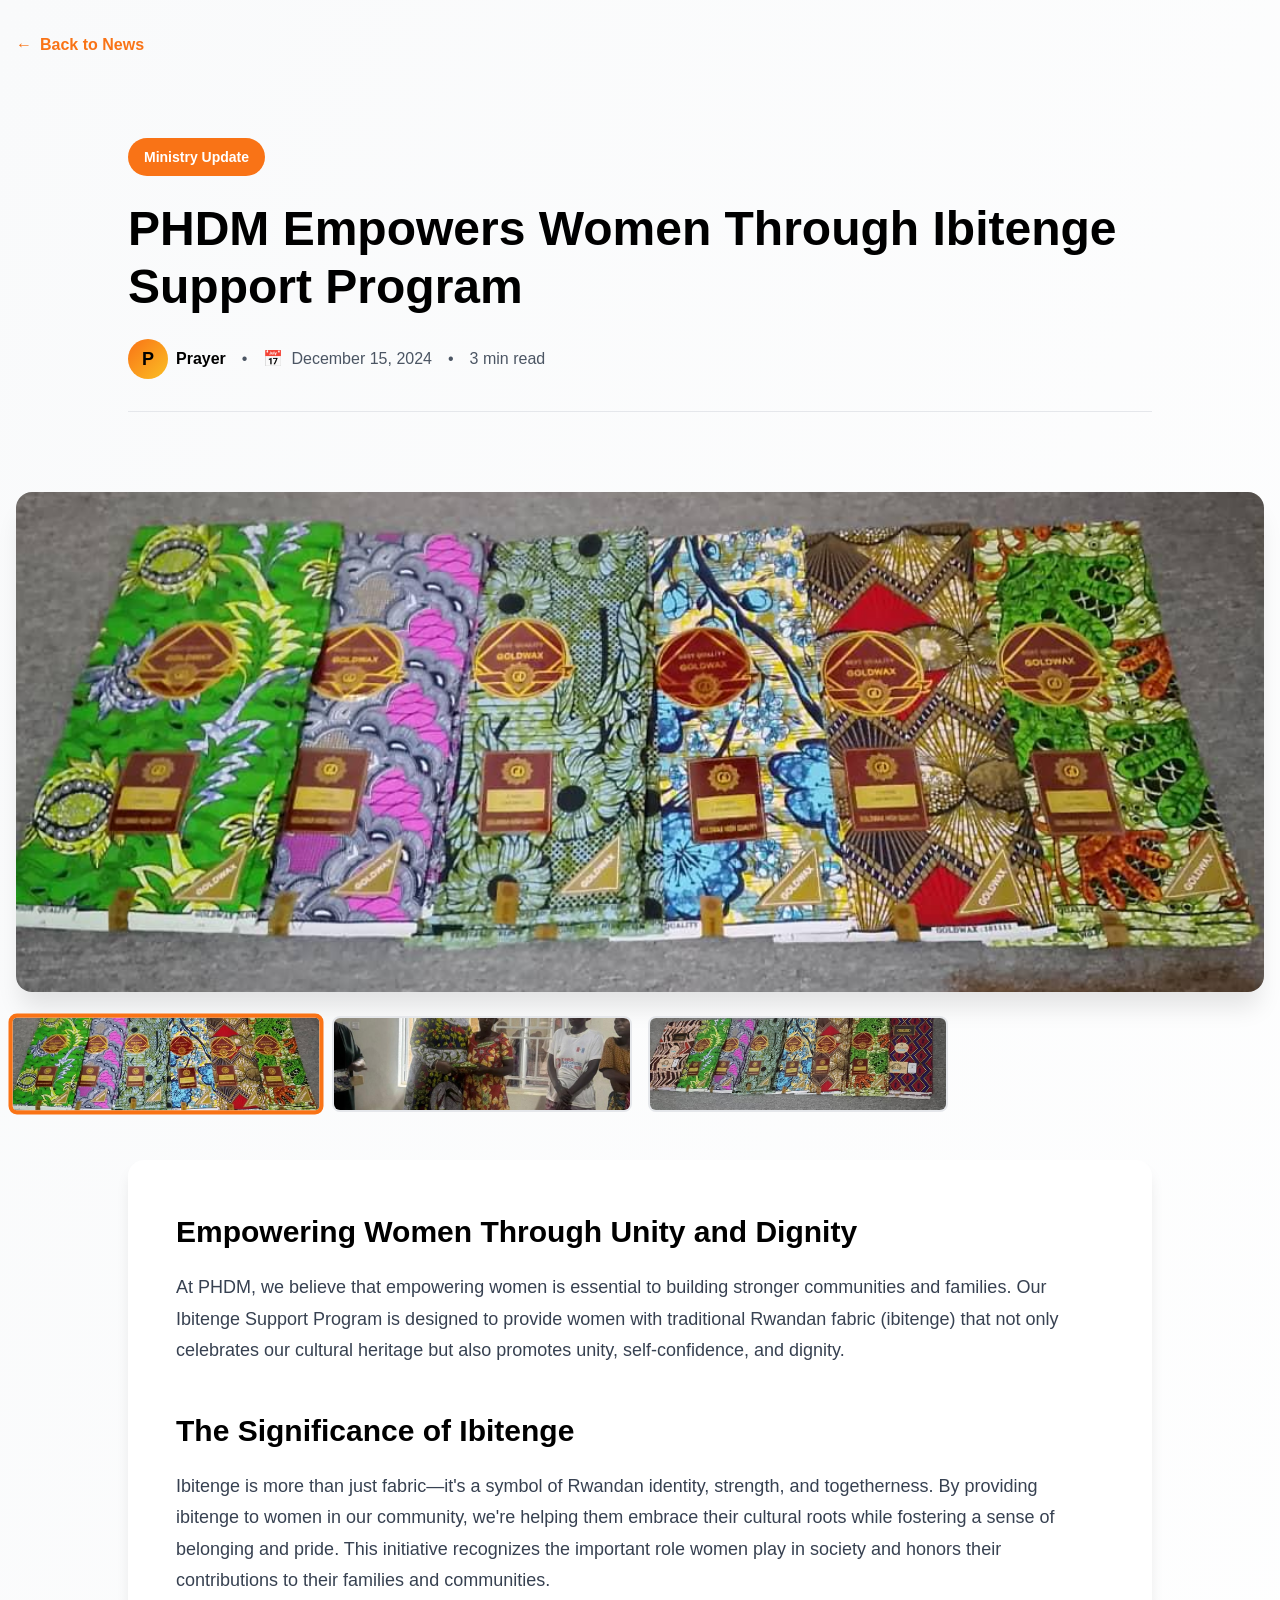
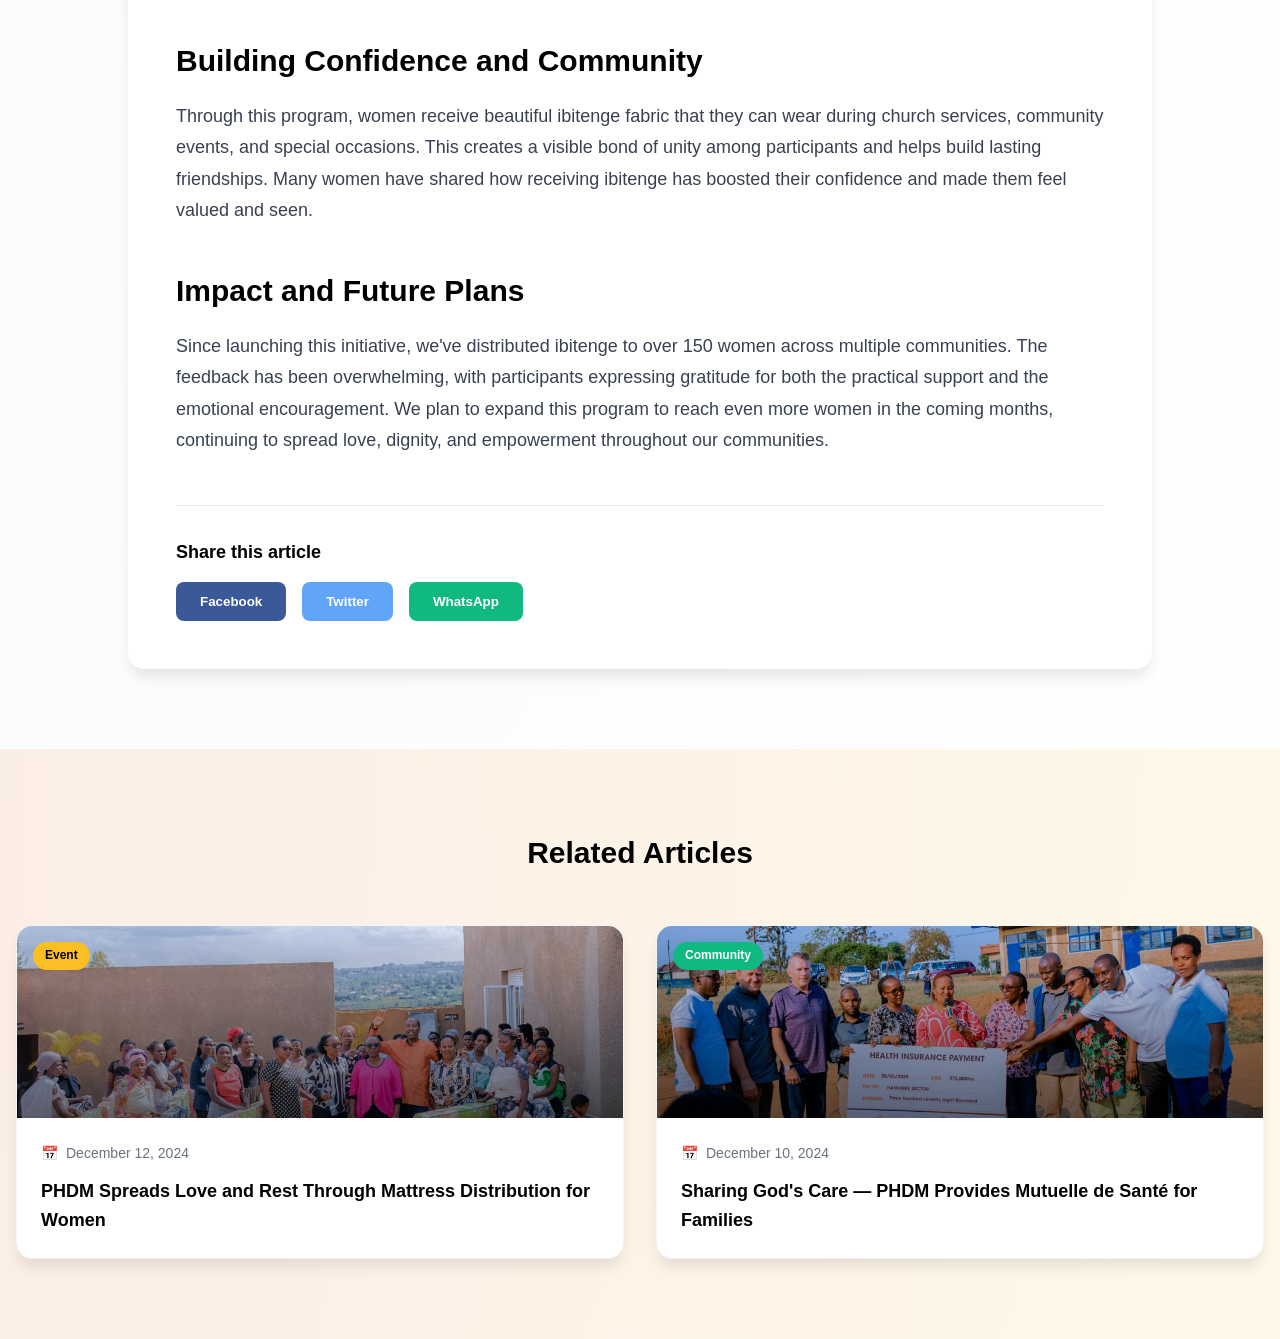
<file: NewsDetails.html>
<!DOCTYPE html>
<html lang="en">
<head>
    <meta charset="UTF-8">
    <meta name="viewport" content="width=device-width, initial-scale=1.0">
    <title>News Details - PHD Ministry</title>
    <style>
        * {
            margin: 0;
            padding: 0;
            box-sizing: border-box;
        }

        body {
            font-family: -apple-system, BlinkMacSystemFont, 'Segoe UI', Roboto, 'Helvetica Neue', Arial, sans-serif;
            background: linear-gradient(to bottom right, #f9fafb, #ffffff);
            color: #1f2937;
            line-height: 1.6;
        }

        .container {
            max-width: 1280px;
            margin: 0 auto;
            padding: 0 1rem;
        }

        /* Back Button */
        .back-section {
            padding: 2rem 0;
        }

        .back-btn {
            display: inline-flex;
            align-items: center;
            gap: 0.5rem;
            color: #f97316;
            font-weight: 600;
            text-decoration: none;
            transition: color 0.3s;
        }

        .back-btn:hover {
            color: #ea580c;
        }

        .back-arrow {
            transition: transform 0.3s;
        }

        .back-btn:hover .back-arrow {
            transform: translateX(-0.25rem);
        }

        /* Article Header */
        .article-header {
            padding: 3rem 0;
        }

        .header-content {
            max-width: 64rem;
            margin: 0 auto;
        }

        .category-badge {
            display: inline-block;
            padding: 0.5rem 1rem;
            border-radius: 9999px;
            font-size: 0.875rem;
            font-weight: 600;
            margin-bottom: 1.5rem;
        }

        .badge-ministry {
            background: #f97316;
            color: white;
        }

        .badge-event {
            background: #fbbf24;
            color: black;
        }

        .badge-community {
            background: #10b981;
            color: white;
        }

        .article-title {
            font-size: clamp(2rem, 4vw, 3rem);
            font-weight: 800;
            color: black;
            margin-bottom: 1.5rem;
            line-height: 1.2;
        }

        .article-meta {
            display: flex;
            flex-wrap: wrap;
            align-items: center;
            gap: 1rem;
            color: #4b5563;
            margin-bottom: 2rem;
            padding-bottom: 2rem;
            border-bottom: 1px solid #e5e7eb;
        }

        .author-info {
            display: flex;
            align-items: center;
            gap: 0.5rem;
        }

        .author-avatar {
            width: 2.5rem;
            height: 2.5rem;
            border-radius: 9999px;
            background: linear-gradient(to bottom right, #f97316, #fbbf24);
            display: flex;
            align-items: center;
            justify-content: center;
            font-size: 1.125rem;
            font-weight: 700;
            color: black;
        }

        .author-name {
            font-weight: 600;
            color: black;
        }

        /* Main Image */
        .main-image-section {
            margin-bottom: 3rem;
        }

        .image-container {
            max-width: 80rem;
            margin: 0 auto;
        }

        .main-image {
            position: relative;
            overflow: hidden;
            border-radius: 1rem;
            box-shadow: 0 20px 25px -5px rgba(0, 0, 0, 0.1);
            height: 24rem;
        }

        @media (min-width: 768px) {
            .main-image {
                height: 31.25rem;
            }
        }

        .main-image img {
            width: 100%;
            height: 100%;
            object-fit: cover;
        }

        .image-fallback {
            width: 100%;
            height: 100%;
            background: linear-gradient(to bottom right, #f97316, #fbbf24);
            display: flex;
            align-items: center;
            justify-content: center;
            font-size: 9rem;
        }

        /* Gallery Thumbnails */
        .gallery-thumbnails {
            display: grid;
            grid-template-columns: repeat(4, 1fr);
            gap: 1rem;
            margin-top: 1.5rem;
        }

        .thumbnail {
            position: relative;
            overflow: hidden;
            border-radius: 0.5rem;
            height: 6rem;
            cursor: pointer;
            transition: all 0.3s;
            border: 2px solid #e5e7eb;
        }

        .thumbnail:hover {
            border-color: rgba(249, 115, 22, 0.3);
        }

        .thumbnail.active {
            border: 4px solid #f97316;
            transform: scale(1.05);
        }

        .thumbnail img {
            width: 100%;
            height: 100%;
            object-fit: cover;
        }

        .thumbnail-fallback {
            width: 100%;
            height: 100%;
            background: linear-gradient(to bottom right, #f97316, #fbbf24);
            display: flex;
            align-items: center;
            justify-content: center;
            font-size: 3rem;
        }

        /* Article Content */
        .article-content-section {
            padding-bottom: 5rem;
        }

        .content-wrapper {
            max-width: 64rem;
            margin: 0 auto;
        }

        .content-card {
            background: white;
            border-radius: 1rem;
            box-shadow: 0 10px 15px -3px rgba(0, 0, 0, 0.1);
            padding: 2rem;
        }

        @media (min-width: 768px) {
            .content-card {
                padding: 3rem;
            }
        }

        .content-section {
            margin-top: 2.5rem;
        }

        .content-section:first-child {
            margin-top: 0;
        }

        .content-heading {
            font-size: 1.5rem;
            font-weight: 700;
            color: black;
            margin-bottom: 1rem;
        }

        @media (min-width: 768px) {
            .content-heading {
                font-size: 1.875rem;
            }
        }

        .content-text {
            font-size: 1.125rem;
            color: #374151;
            line-height: 1.75;
        }

        /* Social Share */
        .social-share {
            margin-top: 3rem;
            padding-top: 2rem;
            border-top: 1px solid #e5e7eb;
        }

        .social-share h3 {
            font-size: 1.125rem;
            font-weight: 600;
            color: black;
            margin-bottom: 1rem;
        }

        .social-buttons {
            display: flex;
            gap: 1rem;
            flex-wrap: wrap;
        }

        .social-btn {
            padding: 0.75rem 1.5rem;
            border-radius: 0.5rem;
            font-weight: 600;
            color: white;
            border: none;
            cursor: pointer;
            transition: all 0.3s;
        }

        .social-btn.facebook {
            background: #3b5998;
        }

        .social-btn.facebook:hover {
            background: #2d4373;
        }

        .social-btn.twitter {
            background: #60a5fa;
        }

        .social-btn.twitter:hover {
            background: #3b82f6;
        }

        .social-btn.whatsapp {
            background: #10b981;
        }

        .social-btn.whatsapp:hover {
            background: #059669;
        }

        /* Related Articles */
        .related-section {
            background: linear-gradient(to right, rgba(249, 115, 22, 0.1), rgba(251, 191, 36, 0.1));
            padding: 5rem 0;
        }

        .related-title {
            font-size: 1.875rem;
            font-weight: 700;
            color: black;
            text-align: center;
            margin-bottom: 3rem;
        }

        .related-grid {
            display: grid;
            gap: 2rem;
            max-width: 80rem;
            margin: 0 auto;
        }

        @media (min-width: 640px) {
            .related-grid {
                grid-template-columns: repeat(2, 1fr);
            }
        }

        .related-card {
            background: white;
            border-radius: 1rem;
            box-shadow: 0 10px 15px -3px rgba(0, 0, 0, 0.1);
            overflow: hidden;
            border: 1px solid #f3f4f6;
            cursor: pointer;
            transition: all 0.5s;
        }

        .related-card:hover {
            box-shadow: 0 20px 25px -5px rgba(0, 0, 0, 0.1);
            border-color: rgba(249, 115, 22, 0.3);
            transform: translateY(-4px);
        }

        .related-image {
            position: relative;
            height: 12rem;
            overflow: hidden;
        }

        .related-image img {
            width: 100%;
            height: 100%;
            object-fit: cover;
            transition: transform 0.5s;
        }

        .related-card:hover .related-image img {
            transform: scale(1.1);
        }

        .related-image-fallback {
            width: 100%;
            height: 100%;
            background: linear-gradient(to bottom right, #f97316, #fbbf24);
            display: flex;
            align-items: center;
            justify-content: center;
            font-size: 4rem;
        }

        .related-overlay {
            position: absolute;
            inset: 0;
            background: linear-gradient(to top, rgba(0, 0, 0, 0.5), transparent);
        }

        .related-badge {
            position: absolute;
            top: 1rem;
            left: 1rem;
            padding: 0.25rem 0.75rem;
            border-radius: 9999px;
            font-size: 0.75rem;
            font-weight: 600;
        }

        .related-content {
            padding: 1.5rem;
        }

        .related-meta {
            display: flex;
            align-items: center;
            gap: 0.5rem;
            font-size: 0.875rem;
            color: #6b7280;
            margin-bottom: 0.75rem;
        }

        .related-title-text {
            font-size: 1.125rem;
            font-weight: 700;
            color: black;
            transition: color 0.3s;
        }

        .related-card:hover .related-title-text {
            color: #f97316;
        }
    </style>
</head>
<body>
    <!-- Back Button -->
    <div class="back-section">
        <div class="container">
            <a href="News.html" class="back-btn">
                <span class="back-arrow">←</span>
                Back to News
            </a>
        </div>
    </div>

    <!-- Article Header -->
    <section class="article-header">
        <div class="container">
            <div class="header-content">
                <div>
                    <span class="category-badge" id="categoryBadge">Ministry Update</span>
                </div>
                <h1 class="article-title" id="articleTitle">Loading...</h1>
                <div class="article-meta">
                    <div class="author-info">
                        <div class="author-avatar" id="authorAvatar">P</div>
                        <span class="author-name" id="authorName">Prayer</span>
                    </div>
                    <span>•</span>
                    <div style="display: flex; align-items: center; gap: 0.5rem;">
                        <span>📅</span>
                        <time id="articleDate">December 15, 2024</time>
                    </div>
                    <span>•</span>
                    <span id="readTime">3 min read</span>
                </div>
            </div>
        </div>
    </section>

    <!-- Main Image -->
    <section class="main-image-section">
        <div class="container">
            <div class="image-container">
                <div class="main-image">
                    <img id="mainImage" src="" alt="" onerror="this.style.display='none'; document.getElementById('mainImageFallback').style.display='flex'">
                    <div id="mainImageFallback" class="image-fallback" style="display: none;">📰</div>
                </div>

                <!-- Gallery Thumbnails -->
                <div class="gallery-thumbnails" id="galleryThumbnails">
                    <!-- Thumbnails will be inserted here by JavaScript -->
                </div>
            </div>
        </div>
    </section>

    <!-- Article Content -->
    <section class="article-content-section">
        <div class="container">
            <div class="content-wrapper">
                <div class="content-card">
                    <div id="articleContent">
                        <!-- Content will be inserted here by JavaScript -->
                    </div>

                    <!-- Social Share -->
                    <div class="social-share">
                        <h3>Share this article</h3>
                        <div class="social-buttons">
                            <button class="social-btn facebook" onclick="shareArticle('facebook')">Facebook</button>
                            <button class="social-btn twitter" onclick="shareArticle('twitter')">Twitter</button>
                            <button class="social-btn whatsapp" onclick="shareArticle('whatsapp')">WhatsApp</button>
                        </div>
                    </div>
                </div>
            </div>
        </div>
    </section>

    <!-- Related Articles -->
    <section class="related-section">
        <div class="container">
            <h2 class="related-title">Related Articles</h2>
            <div class="related-grid" id="relatedArticles">
                <!-- Related articles will be inserted here by JavaScript -->
            </div>
        </div>
    </section>

    <script>
        // News data
        const newsData = {
            1: {
                title: "PHDM Empowers Women Through Ibitenge Support Program",
                category: "Ministry Update",
                date: "December 15, 2024",
                readTime: "3 min",
                author: "Prayer",
                mainImage: "images/events-worked/women1.jpg",
                gallery: [
                    "images/events-worked/women1.jpg",
                    "images/events-worked/women2.jpg",
                    "images/events-worked/women3.jpg",
                ],
                content: [
                    {
                        heading: "Empowering Women Through Unity and Dignity",
                        text: "At PHDM, we believe that empowering women is essential to building stronger communities and families. Our Ibitenge Support Program is designed to provide women with traditional Rwandan fabric (ibitenge) that not only celebrates our cultural heritage but also promotes unity, self-confidence, and dignity."
                    },
                    {
                        heading: "The Significance of Ibitenge",
                        text: "Ibitenge is more than just fabric—it's a symbol of Rwandan identity, strength, and togetherness. By providing ibitenge to women in our community, we're helping them embrace their cultural roots while fostering a sense of belonging and pride. This initiative recognizes the important role women play in society and honors their contributions to their families and communities."
                    },
                    {
                        heading: "Building Confidence and Community",
                        text: "Through this program, women receive beautiful ibitenge fabric that they can wear during church services, community events, and special occasions. This creates a visible bond of unity among participants and helps build lasting friendships. Many women have shared how receiving ibitenge has boosted their confidence and made them feel valued and seen."
                    },
                    {
                        heading: "Impact and Future Plans",
                        text: "Since launching this initiative, we've distributed ibitenge to over 150 women across multiple communities. The feedback has been overwhelming, with participants expressing gratitude for both the practical support and the emotional encouragement. We plan to expand this program to reach even more women in the coming months, continuing to spread love, dignity, and empowerment throughout our communities."
                    }
                ],
                relatedArticles: [2, 3]
            },
            2: {
                title: "PHDM Spreads Love and Rest Through Mattress Distribution for Women",
                category: "Event",
                date: "December 12, 2024",
                readTime: "2 min",
                author: "Prayer",
                mainImage: "images/events-worked/women6.jpg",
                gallery: [
                    "images/events-worked/women6.jpg",
                    "images/events-worked/women5.jpg",
                    "images/events-worked/women7.jpg",
                ],
                content: [
                    {
                        heading: "The Gift of Rest and Comfort",
                        text: "PHDM recently organized a special mattress distribution event as part of our Christmas outreach program. We believe that everyone deserves a good night's rest, and for many vulnerable women in our community, having a proper mattress has been a luxury they couldn't afford. This initiative aims to provide physical comfort while demonstrating God's love and care."
                    },
                    {
                        heading: "A Joyful Celebration",
                        text: "The distribution event was filled with joy, worship, and thanksgiving. Women from various neighborhoods gathered together to receive their mattresses, and the atmosphere was electric with gratitude. We also shared a community meal, prayed together, and celebrated the true meaning of Christmas—giving to those in need and showing compassion to our neighbors."
                    },
                    {
                        heading: "Testimonies of Transformation",
                        text: "Many recipients shared heartfelt testimonies about how this gift would change their lives. One mother of four tearfully explained that she had been sleeping on cardboard for over a year. Another widow shared that this mattress represented more than comfort—it showed her that she hadn't been forgotten by her community and by God."
                    },
                    {
                        heading: "Community Partnership",
                        text: "This initiative was made possible through generous donations from church members and local businesses. We distributed over 100 mattresses during this event, and we're already planning future distributions to reach even more families in need. Together, we're building a community where everyone feels loved, supported, and cared for."
                    }
                ],
                relatedArticles: [1, 3]
            },
            3: {
                title: "Sharing God's Care — PHDM Provides Mutuelle de Santé for Families",
                category: "Community",
                date: "December 10, 2024",
                readTime: "4 min",
                author: "Prayer",
                mainImage: "images/news/3.jpg",
                gallery: [
                    "images/news/3.jpg",
                    "images/news/1.jpg",
                    "images/news/2.jpg",
                    "images/news/4.jpg"
                ],
                content: [
                    {
                        heading: "Healthcare Access for All",
                        text: "Access to healthcare is a fundamental right, yet many vulnerable families in our community struggle to afford basic health insurance. PHDM's Mutuelle de Santé initiative addresses this critical need by providing health insurance coverage to families who cannot afford it on their own. This program ensures that no one has to choose between medical care and other essential needs."
                    },
                    {
                        heading: "The Importance of Mutuelle de Santé",
                        text: "Rwanda's community-based health insurance system (Mutuelle de Santé) has been instrumental in improving healthcare access across the country. However, the most vulnerable families still face barriers to enrollment. Our program covers the annual insurance fees for qualifying families, ensuring they can access medical services, medications, and hospital care without financial hardship."
                    },
                    {
                        heading: "Holistic Community Care",
                        text: "This health insurance initiative is part of PHDM's broader commitment to holistic care. We believe that healthy communities are strong communities. By removing financial barriers to healthcare, we're enabling families to seek preventive care, treat illnesses promptly, and maintain their overall wellbeing. This investment in health creates ripple effects throughout our community."
                    },
                    {
                        heading: "Looking Ahead",
                        text: "Since launching this program six months ago, we've provided Mutuelle de Santé coverage for over 75 families, benefiting approximately 300 individuals. We've heard numerous stories of lives saved and health restored because families could access medical care without delay. Our goal is to expand this program to cover 200 families by the end of next year, ensuring that healthcare is accessible to all members of our community."
                    }
                ],
                relatedArticles: [1, 2]
            }
        };

        // Get article ID from URL
        const urlParams = new URLSearchParams(window.location.search);
        const articleId = urlParams.get('id') || '1';
        const article = newsData[articleId] || newsData[1];

        let selectedImage = 0;

        // Load article data
        function loadArticle() {
            // Set category badge
            const categoryBadge = document.getElementById('categoryBadge');
            categoryBadge.textContent = article.category;
            categoryBadge.className = 'category-badge';
            if (article.category === 'Ministry Update') {
                categoryBadge.classList.add('badge-ministry');
            } else if (article.category === 'Event') {
                categoryBadge.classList.add('badge-event');
            } else {
                categoryBadge.classList.add('badge-community');
            }

            // Set title and meta
            document.getElementById('articleTitle').textContent = article.title;
            document.getElementById('authorName').textContent = article.author;
            document.getElementById('authorAvatar').textContent = article.author.charAt(0);
            document.getElementById('articleDate').textContent = article.date;
            document.getElementById('readTime').textContent = article.readTime + ' read';

            // Set main image
            document.getElementById('mainImage').src = article.gallery[0];
            document.getElementById('mainImage').alt = article.title;

            // Create gallery thumbnails
            const galleryContainer = document.getElementById('galleryThumbnails');
            galleryContainer.innerHTML = '';
            article.gallery.forEach((img, index) => {
                const thumb = document.createElement('button');
                thumb.className = 'thumbnail' + (index === 0 ? ' active' : '');
                thumb.onclick = () => selectImage(index);
                
                const thumbImg = document.createElement('img');
                thumbImg.src = img;
                thumbImg.alt = `Gallery ${index + 1}`;
                thumbImg.onerror = function() {
                    this.style.display = 'none';
                    const fallback = document.createElement('div');
                    fallback.className = 'thumbnail-fallback';
                    fallback.textContent = '📷';
                    thumb.appendChild(fallback);
                };
                
                thumb.appendChild(thumbImg);
                galleryContainer.appendChild(thumb);
            });

            // Create content sections
            const contentContainer = document.getElementById('articleContent');
            contentContainer.innerHTML = '';
            article.content.forEach(section => {
                const sectionDiv = document.createElement('div');
                sectionDiv.className = 'content-section';
                
                const heading = document.createElement('h2');
                heading.className = 'content-heading';
                heading.textContent = section.heading;
                
                const text = document.createElement('p');
                text.className = 'content-text';
                text.textContent = section.text;
                
                sectionDiv.appendChild(heading);
                sectionDiv.appendChild(text);
                contentContainer.appendChild(sectionDiv);
            });

            // Load related articles
            loadRelatedArticles();
        }

        function selectImage(index) {
            selectedImage = index;
            document.getElementById('mainImage').src = article.gallery[index];
            
            // Update thumbnails
            const thumbnails = document.querySelectorAll('.thumbnail');
            thumbnails.forEach((thumb, i) => {
                if (i === index) {
                    thumb.classList.add('active');
                } else {
                    thumb.classList.remove('active');
                }
            });
        }

        function loadRelatedArticles() {
            const relatedContainer = document.getElementById('relatedArticles');
            relatedContainer.innerHTML = '';
            
            article.relatedArticles.forEach(relId => {
                const related = newsData[relId];
                
                const card = document.createElement('article');
                card.className = 'related-card';
                card.onclick = () => {
                    window.location.href = `NewsDetails.html?id=${relId}`;
                };
                
                const badgeClass = related.category === 'Ministry Update' ? 'badge-ministry' :
                                  related.category === 'Event' ? 'badge-event' : 'badge-community';
                
                card.innerHTML = `
                    <div class="related-image">
                        <img src="${related.mainImage}" alt="${related.title}" 
                             onerror="this.style.display='none'; this.nextElementSibling.style.display='flex'">
                        <div class="related-image-fallback" style="display: none;">📰</div>
                        <div class="related-overlay"></div>
                        <span class="related-badge ${badgeClass}">${related.category}</span>
                    </div>
                    <div class="related-content">
                        <div class="related-meta">
                            <span>📅</span>
                            <time>${related.date}</time>
                        </div>
                        <h3 class="related-title-text">${related.title}</h3>
                    </div>
                `;
                
                relatedContainer.appendChild(card);
            });
        }

        function shareArticle(platform) {
            const url = window.location.href;
            const title = article.title;
            
            let shareUrl = '';
            if (platform === 'facebook') {
                shareUrl = `https://www.facebook.com/sharer/sharer.php?u=${encodeURIComponent(url)}`;
            } else if (platform === 'twitter') {
                shareUrl = `https://twitter.com/intent/tweet?url=${encodeURIComponent(url)}&text=${encodeURIComponent(title)}`;
            } else if (platform === 'whatsapp') {
                shareUrl = `https://wa.me/?text=${encodeURIComponent(title + ' ' + url)}`;
            }
            
            window.open(shareUrl, '_blank', 'width=600,height=400');
        }

        // Load article on page load
        loadArticle();
    </script>
</body>
</html>
</file>
<file: style.css>
* {
    margin: 0;
    padding: 0;
    box-sizing: border-box;
}

:root {
    --orange-500: #f97316;
    --yellow-500: #eab308;
    --black: #000000;
    --white: #ffffff;
    --gray-100: #f3f4f6;
    --gray-600: #4b5563;
}

body {
    font-family: -apple-system, BlinkMacSystemFont, 'Segoe UI', Roboto, 'Helvetica Neue', Arial, sans-serif;
    line-height: 1.6;
    color: #333;
    overflow-x: hidden;
}

.container {
    max-width: 1200px;
    margin: 0 auto;
    padding: 0 1rem;
}

/* Hero Section */
.hero-section {
    position: relative;
    min-height: 100vh;
    display: flex;
    align-items: center;
    color: white;
    overflow: hidden;
}

.video-background {
    position: absolute;
    inset: 0;
}

.video-background video {
    width: 100%;
    height: 100%;
    object-fit: cover;
}

.video-overlay {
    position: absolute;
    inset: 0;
    background: linear-gradient(to bottom right, rgba(0,0,0,0.7), rgba(249,115,22,0.2), rgba(234,179,8,0.3));
}

.video-gradient {
    position: absolute;
    inset: 0;
    background: linear-gradient(to top, rgba(0,0,0,0.8), transparent, transparent);
}

.hero-content {
    position: relative;
    z-index: 10;
    text-align: center;
    padding: 2rem 1rem;
}

.hero-text {
    max-width: 64rem;
    margin: 0 auto;
}

.hero-title {
    font-size: 3rem;
    font-weight: 800;
    line-height: 1.2;
    margin-bottom: 1.5rem;
}

.gradient-text {
    background: linear-gradient(to right, var(--orange-500), var(--yellow-500));
    -webkit-background-clip: text;
    background-clip: text;
    -webkit-text-fill-color: transparent;
}

.hero-description {
    font-size: 1.25rem;
    color: rgba(255,255,255,0.9);
    margin-bottom: 2rem;
    max-width: 48rem;
    margin-left: auto;
    margin-right: auto;
    line-height: 1.8;
}

.hero-buttons {
    display: flex;
    flex-direction: column;
    gap: 1rem;
    margin-bottom: 2rem;
    align-items: center;
}

.btn {
    display: inline-block;
    padding: 1rem 2rem;
    border-radius: 9999px;
    font-weight: 700;
    text-decoration: none;
    transition: all 0.3s;
    border: none;
    cursor: pointer;
    font-size: 1rem;
}

.btn-primary {
    background: linear-gradient(to right, var(--orange-500), var(--yellow-500));
    color: white;
    box-shadow: 0 10px 15px -3px rgba(0,0,0,0.1);
}

.btn-primary:hover {
    transform: scale(1.05);
}

.btn-secondary {
    background: rgba(255,255,255,0.1);
    backdrop-filter: blur(10px);
    color: white;
    border: 2px solid rgba(255,255,255,0.5);
}

.btn-secondary:hover {
    background: rgba(255,255,255,0.2);
}

.hero-quote {
    font-size: 1.125rem;
    color: rgba(255,255,255,0.8);
    font-style: italic;
    border-left: 4px solid var(--yellow-500);
    padding-left: 1.5rem;
    max-width: 40rem;
    margin: 0 auto;
}

/* Section Heading */
.section-heading {
    margin-bottom: 2.5rem;
    text-align: center;
}

.section-heading h2 {
    font-size: 2.25rem;
    font-weight: 800;
    color: var(--black);
}

.section-heading h2.text-white {
    color: white;
}

.section-heading .accent {
    color: var(--orange-500);
}

.heading-line {
    width: 6rem;
    height: 0.25rem;
    background: linear-gradient(to right, var(--orange-500), var(--yellow-500), var(--orange-500));
    margin: 0.75rem auto 0;
}

/* What We Do Section */
.what-we-do-section {
    padding: 5rem 0;
    background: linear-gradient(to bottom right, rgba(234,179,8,0.05), rgba(249,115,22,0.05));
}

.section-intro {
    max-width: 48rem;
    margin: 0 auto 4rem;
    text-align: center;
    color: rgba(0,0,0,0.8);
    font-size: 1.125rem;
    line-height: 1.8;
}

.programs-grid {
    display: grid;
    gap: 2rem;
    margin-bottom: 4rem;
}

.program-card {
    background: white;
    border-radius: 1.5rem;
    padding: 2rem;
    box-shadow: 0 10px 15px -3px rgba(0,0,0,0.1);
    transition: all 0.5s;
}

.program-card:hover {
    box-shadow: 0 25px 50px -12px rgba(0,0,0,0.25);
}

.program-header {
    display: flex;
    align-items: flex-start;
    margin-bottom: 1.5rem;
}

.program-icon {
    width: 4rem;
    height: 4rem;
    border-radius: 1rem;
    background: linear-gradient(to bottom right, var(--orange-500), var(--yellow-500));
    display: flex;
    align-items: center;
    justify-content: center;
    font-size: 1.875rem;
    margin-right: 1.5rem;
    flex-shrink: 0;
    transition: transform 0.3s;
}

.program-card:hover .program-icon {
    transform: scale(1.1);
}

.program-info h3 {
    font-size: 1.5rem;
    font-weight: 700;
    background: linear-gradient(to right, var(--orange-500), var(--yellow-500));
    -webkit-background-clip: text;
    background-clip: text;
    -webkit-text-fill-color: transparent;
    margin-bottom: 0.75rem;
}

.program-info p {
    color: rgba(0,0,0,0.8);
    line-height: 1.6;
}

.program-activities h4 {
    font-weight: 600;
    color: var(--black);
    margin-bottom: 0.75rem;
}

.program-activities ul {
    list-style: none;
}

.program-activities li {
    display: flex;
    align-items: flex-start;
    color: rgba(0,0,0,0.75);
    margin-bottom: 0.5rem;
    line-height: 1.6;
}

.program-activities li::before {
    content: "•";
    color: var(--yellow-500);
    margin-right: 0.75rem;
    margin-top: 0.25rem;
    font-size: 1.25rem;
}

.wave-background {
      position: fixed;
      top: 0;
      left: 0;
      width: 100%;
      height: 100%;
      z-index: -1;
      background: linear-gradient(to bottom, #ededec, #fed7aa);
    }

    .wave {
      position: absolute;
      bottom: 0;
      left: 0;
      width: 200%;
      height: 100%;
      background: url('data:image/svg+xml,<svg xmlns="http://www.w3.org/2000/svg" viewBox="0 0 1200 120" preserveAspectRatio="none"><path d="M0,0V46.29c47.79,22.2,103.59,32.17,158,28,70.36-5.37,136.33-33.31,206.8-37.5C438.64,32.43,512.34,53.67,583,72.05c69.27,18,138.3,24.88,209.4,13.08,36.15-6,69.85-17.84,104.45-29.34C989.49,25,1113-14.29,1200,52.47V0Z" opacity=".25" fill="%23f97316"/><path d="M0,0V15.81C13,36.92,27.64,56.86,47.69,72.05,99.41,111.27,165,111,224.58,91.58c31.15-10.15,60.09-26.07,89.67-39.8,40.92-19,84.73-46,130.83-49.67,36.26-2.85,70.9,9.42,98.6,31.56,31.77,25.39,62.32,62,103.63,73,40.44,10.79,81.35-6.69,119.13-24.28s75.16-39,116.92-43.05c59.73-5.85,113.28,22.88,168.9,38.84,30.2,8.66,59,6.17,87.09-7.5,22.43-10.89,48-26.93,60.65-49.24V0Z" opacity=".5" fill="%23f97316"/><path d="M0,0V5.63C149.93,59,314.09,71.32,475.83,42.57c43-7.64,84.23-20.12,127.61-26.46,59-8.63,112.48,12.24,165.56,35.4C827.93,77.22,886,95.24,951.2,90c86.53-7,172.46-45.71,248.8-84.81V0Z" fill="%23eab308"/></svg>') repeat-x;
      animation: wave 15s cubic-bezier(0.36, 0.45, 0.63, 0.53) infinite;
    }

    .wave:nth-of-type(2) {
      bottom: -10px;
      animation: wave 20s cubic-bezier(0.36, 0.45, 0.63, 0.53) -0.125s infinite, swell 7s ease -1.25s infinite;
      opacity: 0.8;
    }

    .wave:nth-of-type(3) {
      bottom: -20px;
      animation: wave 25s cubic-bezier(0.36, 0.45, 0.63, 0.53) -0.25s infinite, swell 9s ease -2.5s infinite;
      opacity: 0.6;
    }

    @keyframes wave {
      0% { transform: translateX(0); }
      50% { transform: translateX(-25%); }
      100% { transform: translateX(-50%); }
    }

    @keyframes swell {
      0%, 100% { transform: translateY(0) translateX(0); }
      50% { transform: translateY(-15px) translateX(-25%); }
    }

    .impact-box {
      max-width: 1200px;
      margin: 0 auto;
      background: rgba(255, 255, 255, 0.95);
      backdrop-filter: blur(10px);
      border-radius: 2rem;
      overflow: hidden;
      box-shadow: 0 25px 50px -12px rgba(0, 0, 0, 0.25);
      position: relative;
    }

    .impact-box::before {
      content: '';
      position: absolute;
      top: 0;
      left: 0;
      right: 0;
      height: 6px;
      background: linear-gradient(90deg, #f97316, #eab308, #f97316);
      background-size: 200% 100%;
      animation: gradientMove 3s ease infinite;
    }

    @keyframes gradientMove {
      0%, 100% { background-position: 0% 50%; }
      50% { background-position: 100% 50%; }
    }

    .impact-content {
      display: grid;
      grid-template-columns: 1fr;
      gap: 0;
    }

    @media (min-width: 768px) {
      .impact-content {
        grid-template-columns: 1fr 1fr;
      }
    }

    .text-section {
      padding: 3rem 2.5rem;
      display: flex;
      flex-direction: column;
      justify-content: center;
      background: linear-gradient(135deg, rgba(249, 115, 22, 0.05) 0%, rgba(234, 179, 8, 0.05) 100%);
    }

    .text-section h3 {
      font-size: 2.5rem;
      font-weight: 800;
      background: linear-gradient(135deg, #f97316 0%, #eab308 100%);
      -webkit-background-clip: text;
      -webkit-text-fill-color: transparent;
      background-clip: text;
      margin-bottom: 1.5rem;
      position: relative;
      display: inline-block;
    }

    .text-section h3::after {
      content: '';
      position: absolute;
      bottom: -0.5rem;
      left: 0;
      width: 60px;
      height: 4px;
      background: linear-gradient(90deg, #f97316, #eab308);
      border-radius: 2px;
    }

    .text-section p {
      font-size: 1.125rem;
      line-height: 1.8;
      color: #374151;
      margin-top: 1rem;
    }

    .image-section {
      position: relative;
      min-height: 400px;
      overflow: hidden;
    }

    .image-section::before {
      content: '';
      position: absolute;
      top: 0;
      left: 0;
      right: 0;
      bottom: 0;
      background: linear-gradient(135deg, rgba(249, 115, 22, 0.2) 0%, rgba(234, 179, 8, 0.2) 100%);
      z-index: 1;
      pointer-events: none;
    }

    .image-section img {
      width: 100%;
      height: 100%;
      object-fit: cover;
      transition: transform 0.5s ease;
    }

    .impact-box:hover .image-section img {
      transform: scale(1.05);
    }

    .decorative-circle {
      position: absolute;
      width: 150px;
      height: 150px;
      border-radius: 50%;
      background: linear-gradient(135deg, rgba(249, 115, 22, 0.1), rgba(234, 179, 8, 0.1));
      z-index: 0;
    }

    .circle-1 {
      top: -50px;
      right: -50px;
    }

    .circle-2 {
      bottom: -30px;
      left: -30px;
      width: 100px;
      height: 100px;
    }

    @media (max-width: 767px) {
      .text-section {
        padding: 2rem 1.5rem;
      }

      .text-section h3 {
        font-size: 2rem;
      }

      .text-section p {
        font-size: 1rem;
      }

      .image-section {
        min-height: 300px;
      }
    }

    .stats-highlight {
      display: grid;
      grid-template-columns: repeat(3, 1fr);
      gap: 1.5rem;
      margin-top: 2rem;
      padding-top: 2rem;
      border-top: 2px solid rgba(249, 115, 22, 0.1);
    }

    .stat-item {
      text-align: center;
    }

    .stat-number {
      font-size: 1.75rem;
      font-weight: 800;
      background: linear-gradient(135deg, #f97316 0%, #eab308 100%);
      -webkit-background-clip: text;
      -webkit-text-fill-color: transparent;
      background-clip: text;
    }

    .stat-label {
      font-size: 0.875rem;
      color: #6b7280;
      margin-top: 0.25rem;
    }

/* About Section */
.about-section {
    padding: 5rem 0;
    background: white;
}

.services-box {
    background: linear-gradient(to bottom right, rgba(234,179,8,0.1), rgba(249,115,22,0.1));
    border-radius: 1.5rem;
    padding: 2rem;
    box-shadow: 0 10px 15px -3px rgba(0,0,0,0.1);
}

.services-title {
    font-size: 1.5rem;
    font-weight: 700;
    color: var(--black);
    margin-bottom: 2rem;
    text-align: center;
}

.services-grid {
    display: grid;
    gap: 1.5rem;
}

.service-item {
    text-align: center;
}

.service-icon {
    width: 5rem;
    height: 5rem;
    margin: 0 auto 1rem;
    border-radius: 50%;
    background: linear-gradient(to bottom right, var(--orange-500), var(--yellow-500));
    display: flex;
    align-items: center;
    justify-content: center;
    font-size: 1.5rem;
    transition: transform 0.3s;
}

.service-item:hover .service-icon {
    transform: scale(1.1);
}

.service-item h4 {
    font-weight: 700;
    font-size: 1.125rem;
    background: linear-gradient(to right, var(--orange-500), var(--yellow-500));
    -webkit-background-clip: text;
    background-clip: text;
    -webkit-text-fill-color: transparent;
    margin-bottom: 0.5rem;
}

.service-item p {
    color: rgba(0,0,0,0.8);
    font-weight: 500;
}

/* Latest News Section */
.latest-news-section {
    padding: 5rem 0;
    background: white;
}

.news-grid {
    display: grid;
    gap: 2rem;
    margin-bottom: 3rem;
}

.news-card {
    background: white;
    border-radius: 1rem;
    box-shadow: 0 10px 15px -3px rgba(0,0,0,0.1);
    overflow: hidden;
    border: 1px solid var(--gray-100);
    transition: all 0.5s;
}

.news-card:hover {
    box-shadow: 0 25px 50px -12px rgba(0,0,0,0.25);
    border-color: rgba(249,115,22,0.3);
}

.news-image {
    position: relative;
    height: 12rem;
    overflow: hidden;
}

.news-image img {
    width: 100%;
    height: 100%;
    object-fit: cover;
    transition: transform 0.5s;
}

.news-card:hover .news-image img {
    transform: scale(1.1);
}

.news-overlay {
    position: absolute;
    inset: 0;
    background: linear-gradient(to top, rgba(0,0,0,0.5), transparent);
}

.news-content {
    padding: 1.5rem;
}

.news-meta {
    display: flex;
    align-items: center;
    gap: 0.5rem;
    font-size: 0.875rem;
    color: var(--gray-600);
    margin-bottom: 0.75rem;
}

.news-content h3 {
    font-size: 1.125rem;
    font-weight: 700;
    margin-bottom: 0.75rem;
    transition: color 0.3s;
}

.news-card:hover h3 {
    color: var(--orange-500);
}

.news-content p {
    color: var(--gray-600);
    margin-bottom: 1rem;
    line-height: 1.6;
    font-size: 0.875rem;
}

.read-more {
    color: var(--orange-500);
    font-weight: 600;
    background: none;
    border: none;
    cursor: pointer;
    font-size: 1rem;
    transition: color 0.3s;
}

.read-more:hover {
    color: var(--yellow-500);
}

.text-center {
    text-align: center;
}

/* Give Section */
.give-section {
    padding: 5rem 0;
    background: var(--black);
    color: white;
    text-align: center;
}

.give-description {
    max-width: 40rem;
    margin: 0 auto 3rem;
    color: rgba(255,255,255,0.85);
}

.give-buttons {
    display: flex;
    flex-direction: column;
    gap: 1.5rem;
    align-items: center;
    margin-bottom: 1rem;
}

.give-note {
    font-size: 0.75rem;
    color: rgba(255,255,255,0.7);
}

/* Contact Section */
.contact-sections {
    padding: 5rem 0;
    background: white;
}

.contact-form-wrapper {
    max-width: 40rem;
    margin: 0 auto;
}

.contact-form {
    display: grid;
    gap: 1.5rem;
}

.form-row {
    display: grid;
    gap: 1.5rem;
}

.contact-form input,
.contact-form textarea {
    width: 100%;
    padding: 1rem 1.5rem;
    border: 2px solid rgba(0,0,0,0.2);
    border-radius: 0.75rem;
    font-family: inherit;
    font-size: 1rem;
    transition: border-color 0.3s;
}

.contact-form input:focus,
.contact-form textarea:focus {
    outline: none;
    border-color: var(--orange-500);
}

.contact-form textarea {
    resize: vertical;
}

.contact-form button {
    width: 100%;
}

/* Responsive Design */
@media (min-width: 640px) {
    .hero-buttons {
        flex-direction: row;
        justify-content: center;
    }
    
    .services-grid {
        grid-template-columns: repeat(3, 1fr);
    }
    
    .news-grid {
        grid-template-columns: repeat(2, 1fr);
    }
    
    .form-row {
        grid-template-columns: repeat(2, 1fr);
    }
    
    .give-buttons {
        flex-direction: row;
        justify-content: center;
    }
    
    .contact-form button {
        width: auto;
        margin: 0 auto;
    }
}

@media (min-width: 768px) {
    .hero-title {
        font-size: 4.5rem;
    }
    
    .section-heading h2 {
        font-size: 2.5rem;
    }
}

@media (min-width: 1024px) {
    .programs-grid {
        grid-template-columns: repeat(2, 1fr);
    }
    
    .news-grid {
        grid-template-columns: repeat(3, 1fr);
    }
}

/* Smooth Scroll */
html {
    scroll-behavior: smooth;
}

/* Animation Classes */
@keyframes fadeInUp {
    from {
        opacity: 0;
        transform: translateY(20px);
    }
    to {
        opacity: 1;
        transform: translateY(0);
    }
}

.fade-in-up {
    animation: fadeInUp 0.6s ease-out;
}
</file>
<file: Header.css>
* {
            margin: 0;
            padding: 0;
            box-sizing: border-box;
        }

        body {
            font-family: -apple-system, BlinkMacSystemFont, 'Segoe UI', Roboto, 'Helvetica Neue', Arial, sans-serif;
            background: #f9fafb;
        }

        /* Header Styles */
        header {
            position: sticky;
            top: 0;
            z-index: 50;
            background: rgba(0, 0, 0, 0.95);
            backdrop-filter: blur(12px);
            box-shadow: 0 10px 15px -3px rgba(0, 0, 0, 0.1);
        }

        .container-xl {
            max-width: 1280px;
            margin: 0 auto;
            padding: 0 1rem;
        }

        nav {
            display: flex;
            align-items: center;
            justify-content: space-between;
            padding: 1rem 0;
        }

        /* Logo Section */
        .logo-link {
            display: flex;
            align-items: center;
            gap: 0.75rem;
            text-decoration: none;
            transition: transform 0.3s;
        }

        .logo-link:hover {
            transform: scale(1.02);
        }

        .logo-img {
            height: 3rem;
            width: auto;
            transition: transform 0.3s;
        }

        .logo-link:hover .logo-img {
            transform: scale(1.05);
        }

        .logo-text {
            display: none;
        }

        @media (min-width: 640px) {
            .logo-text {
                display: block;
            }
        }

        .logo-title {
            font-size: 1.25rem;
            font-weight: 700;
            color: white;
            display: block;
        }

        .logo-subtitle {
            font-size: 0.75rem;
            color: #fbbf24;
        }

        /* Desktop Navigation */
        .desktop-nav {
            display: none;
            align-items: center;
            gap: 2rem;
            list-style: none;
        }

        @media (min-width: 768px) {
            .desktop-nav {
                display: flex;
            }
        }

        .nav-link {
            font-weight: 500;
            padding: 0.5rem 0.75rem;
            border-radius: 0.5rem;
            position: relative;
            text-decoration: none;
            color: white;
            transition: all 0.3s;
        }

        .nav-link:hover {
            color: #fbbf24;
            background: rgba(255, 255, 255, 0.1);
        }

        .nav-link.active {
            color: #fbbf24;
            background: rgba(251, 191, 36, 0.1);
        }

        .nav-link-bg {
            position: absolute;
            inset: 0;
            background: linear-gradient(to right, rgba(249, 115, 22, 0.2), rgba(251, 191, 36, 0.2));
            border-radius: 0.5rem;
            opacity: 0;
            transition: opacity 0.3s;
        }

        .nav-link:not(.active):hover .nav-link-bg {
            opacity: 1;
        }

        .nav-link span {
            position: relative;
            z-index: 10;
        }

        /* Mobile Menu Button */
        .mobile-menu-btn {
            display: inline-flex;
            align-items: center;
            justify-content: center;
            border-radius: 0.75rem;
            padding: 0.75rem;
            color: white;
            background: transparent;
            border: none;
            cursor: pointer;
            position: relative;
            overflow: hidden;
            transition: all 0.3s;
        }

        .mobile-menu-btn:hover {
            background: rgba(255, 255, 255, 0.1);
        }

        @media (min-width: 768px) {
            .mobile-menu-btn {
                display: none;
            }
        }

        .mobile-menu-btn-bg {
            position: absolute;
            inset: 0;
            background: linear-gradient(to right, rgba(249, 115, 22, 0.2), rgba(251, 191, 36, 0.2));
            opacity: 0;
            transition: opacity 0.3s;
            border-radius: 0.75rem;
        }

        .mobile-menu-btn:hover .mobile-menu-btn-bg {
            opacity: 1;
        }

        .mobile-menu-btn svg {
            width: 1.5rem;
            height: 1.5rem;
            position: relative;
            z-index: 10;
            transition: transform 0.3s;
        }

        .mobile-menu-btn:hover svg {
            transform: scale(1.1);
        }

        /* Gradient Line */
        .gradient-line {
            height: 4px;
            width: 100%;
            background: linear-gradient(to right, #f97316, #fbbf24, #f97316);
        }

        /* Backdrop */
        .backdrop {
            position: fixed;
            inset: 0;
            background: rgba(0, 0, 0, 0.5);
            backdrop-filter: blur(4px);
            z-index: 50;
            animation: fadeIn 0.3s;
        }

        @keyframes fadeIn {
            from { opacity: 0; }
            to { opacity: 1; }
        }

        @media (min-width: 768px) {
            .backdrop {
                display: none;
            }
        }

        /* Mobile Modal */
        .mobile-modal {
            position: fixed;
            left: 0;
            top: 0;
            height: 100%;
            width: 20rem;
            max-width: 85vw;
            background: rgba(0, 0, 0, 0.95);
            backdrop-filter: blur(24px);
            border-right: 1px solid rgba(255, 255, 255, 0.2);
            z-index: 50;
            animation: slideIn 0.3s ease-in-out;
            overflow-y: auto;
        }

        @keyframes slideIn {
            from { transform: translateX(-100%); }
            to { transform: translateX(0); }
        }

        @media (min-width: 768px) {
            .mobile-modal {
                display: none;
            }
        }

        /* Modal Header */
        .modal-header {
            display: flex;
            align-items: center;
            justify-content: space-between;
            padding: 1.5rem;
            border-bottom: 1px solid rgba(255, 255, 255, 0.1);
        }

        .modal-logo {
            display: flex;
            align-items: center;
            gap: 0.75rem;
        }

        .modal-logo img {
            height: 2rem;
            width: auto;
        }

        .modal-logo span {
            font-size: 1.125rem;
            font-weight: 700;
            color: white;
        }

        .close-btn {
            padding: 0.5rem;
            color: white;
            background: transparent;
            border: none;
            border-radius: 0.75rem;
            cursor: pointer;
            position: relative;
            overflow: hidden;
            transition: all 0.3s;
        }

        .close-btn:hover {
            background: rgba(255, 255, 255, 0.1);
        }

        .close-btn-bg {
            position: absolute;
            inset: 0;
            background: linear-gradient(to right, rgba(249, 115, 22, 0.2), rgba(251, 191, 36, 0.2));
            opacity: 0;
            transition: opacity 0.3s;
            border-radius: 0.75rem;
        }

        .close-btn:hover .close-btn-bg {
            opacity: 1;
        }

        .close-btn svg {
            width: 1.5rem;
            height: 1.5rem;
            position: relative;
            z-index: 10;
            transition: transform 0.3s;
        }

        .close-btn:hover svg {
            transform: scale(1.1);
        }

        /* Modal Navigation */
        .modal-nav {
            padding: 1.5rem;
            height: auto;
        }

        .modal-nav-list {
            list-style: none;
            display: flex;
            flex-direction: column;
            gap: 1rem;
        }

        .modal-nav-link {
            display: flex;
            align-items: center;
            gap: 1rem;
            padding: 0.75rem 1rem;
            border-radius: 0.75rem;
            font-weight: 500;
            text-decoration: none;
            color: white;
            position: relative;
            overflow: hidden;
            transition: all 0.3s;
        }

        .modal-nav-link:hover {
            color: #fbbf24;
            background: rgba(255, 255, 255, 0.1);
        }

        .modal-nav-link.active {
            color: #fbbf24;
            background: rgba(251, 191, 36, 0.1);
            border-left: 4px solid #fbbf24;
        }

        .modal-nav-link-bg {
            position: absolute;
            inset: 0;
            background: linear-gradient(to right, rgba(249, 115, 22, 0.1), rgba(251, 191, 36, 0.1));
            opacity: 0;
            transition: opacity 0.3s;
        }

        .modal-nav-link:not(.active):hover .modal-nav-link-bg {
            opacity: 1;
        }

        .modal-nav-link span {
            position: relative;
            z-index: 10;
        }

        /* Support Button */
        .support-section {
            margin-top: 2rem;
            padding-top: 1.5rem;
            border-top: 1px solid rgba(255, 255, 255, 0.1);
        }

        .support-btn {
            position: relative;
            overflow: hidden;
            background: linear-gradient(to right, #f97316, #fbbf24, #f97316);
            color: black;
            font-weight: 700;
            padding: 1.25rem 2rem;
            border-radius: 1rem;
            width: 100%;
            text-align: center;
            display: block;
            text-decoration: none;
            border: 2px solid transparent;
            transition: all 0.5s;
        }

        .support-btn:hover {
            transform: scale(1.05);
            box-shadow: 0 20px 25px -5px rgba(251, 191, 36, 0.4);
            border-color: rgba(251, 191, 36, 0.3);
        }

        .support-btn-bg {
            position: absolute;
            inset: 0;
            background: linear-gradient(to right, #fbbf24, #f97316);
            opacity: 0;
            transition: opacity 0.5s;
        }

        .support-btn:hover .support-btn-bg {
            opacity: 1;
        }

        .support-btn-decorator1,
        .support-btn-decorator2 {
            position: absolute;
            background: rgba(255, 255, 255, 0.2);
            border-radius: 50%;
            transition: transform 0.5s;
        }

        .support-btn-decorator1 {
            width: 2rem;
            height: 2rem;
            top: -0.5rem;
            right: -0.5rem;
        }

        .support-btn-decorator2 {
            width: 1.5rem;
            height: 1.5rem;
            bottom: -0.5rem;
            left: -0.5rem;
            transition-delay: 0.1s;
        }

        .support-btn:hover .support-btn-decorator1,
        .support-btn:hover .support-btn-decorator2 {
            transform: scale(1.5);
        }

        .support-btn-content {
            position: relative;
            z-index: 10;
            display: flex;
            align-items: center;
            justify-content: center;
            gap: 0.75rem;
            font-size: 1.125rem;
        }

        .support-btn-icon {
            font-size: 1.5rem;
            transition: transform 0.3s;
        }

        .support-btn:hover .support-btn-icon {
            transform: rotate(12deg);
        }

        .support-btn-text {
            transition: letter-spacing 0.3s;
        }

        .support-btn:hover .support-btn-text {
            letter-spacing: 0.05em;
        }

        .support-btn-arrow {
            font-size: 1.25rem;
            transition: transform 0.3s;
        }

        .support-btn:hover .support-btn-arrow {
            transform: translateX(0.25rem);
        }

        .support-btn-shine {
            position: absolute;
            inset: 0;
            background: linear-gradient(to right, transparent, rgba(255, 255, 255, 0.2), transparent);
            transform: translateX(-100%);
            transition: transform 0.7s;
        }

        .support-btn:hover .support-btn-shine {
            transform: translateX(100%);
        }

        /* Modal Footer */
        .modal-footer {
            position: absolute;
            bottom: 0;
            left: 0;
            right: 0;
            padding: 1.5rem;
            border-top: 1px solid rgba(255, 255, 255, 0.1);
        }

        .modal-footer p {
            font-size: 0.75rem;
            color: rgba(255, 255, 255, 0.6);
            text-align: center;
        }

        /* Hidden class */
        .hidden {
            display: none;
        }

        /* Demo Content */
        .content {
            margin-top: 100px;
            padding: 2rem;
            text-align: center;
        }

        .content h1 {
            font-size: 2rem;
            margin-bottom: 1rem;
            color: #1a202c;
        }

        .content p {
            color: #718096;
            line-height: 1.6;
        }
</file>
<file: Footer.css>
* {
            margin: 0;
            padding: 0;
            box-sizing: border-box;
        }

        body {
            font-family: -apple-system, BlinkMacSystemFont, 'Segoe UI', Roboto, 'Helvetica Neue', Arial, sans-serif;
        }

        footer {
            background: #000000;
            color: white;
        }

        .container {
            max-width: 1280px;
            margin: 0 auto;
            padding: 0 1.5rem;
        }

        /* Main Footer Section */
        .footer-main {
            padding: 3.5rem 0;
            display: grid;
            grid-template-columns: 1fr;
            gap: 2.5rem;
        }

        @media (min-width: 768px) {
            .footer-main {
                grid-template-columns: repeat(3, 1fr);
            }
        }

        /* Column 1: Ministry Info */
        .ministry-info h2 {
            font-size: 1.5rem;
            font-weight: 700;
            color: white;
            margin-bottom: 0.5rem;
        }

        .ministry-tagline {
            font-size: 0.875rem;
            color: #fbbf24;
            margin-bottom: 1rem;
        }

        .ministry-description {
            margin-top: 1rem;
            font-size: 0.875rem;
            color: #d1d5db;
            line-height: 1.75;
        }

        /* Column 2: Visit & Contact */
        .contact-info h4 {
            font-weight: 600;
            color: #f97316;
            font-size: 1.125rem;
            margin-bottom: 0.75rem;
        }

        .contact-info p {
            font-size: 0.875rem;
            color: #e5e7eb;
            margin-bottom: 0.25rem;
        }

        .contact-section {
            margin-bottom: 1.25rem;
        }

        /* Column 3: Google Map */
        .map-container {
            border-radius: 1rem;
            overflow: hidden;
            box-shadow: 0 10px 15px -3px rgba(0, 0, 0, 0.3);
            border: 1px solid #374151;
        }

        .map-container iframe {
            width: 100%;
            height: 220px;
            border: 0;
            display: block;
        }

        /* Divider */
        .divider {
            border-top: 1px solid rgba(255, 255, 255, 0.1);
        }

        /* Social Bar */
        .social-bar {
            padding: 1.5rem 0;
            display: flex;
            flex-direction: column;
            align-items: center;
            justify-content: space-between;
            gap: 1rem;
        }

        @media (min-width: 640px) {
            .social-bar {
                flex-direction: row;
            }
        }

        .copyright {
            font-size: 0.75rem;
            color: #9ca3af;
        }

        .social-links {
            display: flex;
            align-items: center;
            gap: 1.25rem;
        }

        .social-link {
            color: white;
            transition: all 0.3s;
            display: inline-flex;
            align-items: center;
            justify-content: center;
        }

        .social-link:hover {
            color: #fbbf24;
            transform: scale(1.1);
        }

        .social-link svg {
            width: 1.25rem;
            height: 1.25rem;
        }
</file>
<file: About.css>
* {
            margin: 0;
            padding: 0;
            box-sizing: border-box;
        }

        body {
            font-family: -apple-system, BlinkMacSystemFont, 'Segoe UI', Roboto, 'Helvetica Neue', Arial, sans-serif;
            background: linear-gradient(to bottom, #f9fafb, #ffffff);
            color: #1f2937;
            line-height: 1.6;
        }

        .container {
            max-width: 1280px;
            margin: 0 auto;
            padding: 0 1rem;
        }

        /* Hero Section */
        .hero {
            text-align: center;
            padding: 4rem 0;
            margin-bottom: 5rem;
        }

        .hero h1 {
            font-size: clamp(2.5rem, 5vw, 4rem);
            font-weight: 800;
            margin-bottom: 1.5rem;
        }

        .gradient-text {
            background: linear-gradient(to right, #f97316, #fbbf24);
            -webkit-background-clip: text;
            -webkit-text-fill-color: transparent;
            background-clip: text;
        }

        .hero-divider {
            height: 4px;
            width: 8rem;
            background: linear-gradient(to right, #f97316, #fbbf24, #f97316);
            margin: 0 auto;
        }

        /* Welcome Section */
        .welcome-section {
            margin-bottom: 6rem;
        }

        .welcome-card {
            background: white;
            border-radius: 1.5rem;
            box-shadow: 0 20px 25px -5px rgba(0, 0, 0, 0.1);
            overflow: hidden;
        }

        .welcome-grid {
            display: grid;
            grid-template-columns: 1fr;
            gap: 0;
        }

        @media (min-width: 768px) {
            .welcome-grid {
                grid-template-columns: 1fr 1fr;
            }
        }

        .welcome-image {
            position: relative;
            height: 24rem;
            overflow: hidden;
        }

        .welcome-image img {
            width: 100%;
            height: 100%;
            object-fit: cover;
        }

        .welcome-image-fallback {
            width: 100%;
            height: 100%;
            background: linear-gradient(to bottom right, #f97316, #fbbf24);
            display: flex;
            align-items: center;
            justify-content: center;
            color: white;
            text-align: center;
            padding: 2rem;
        }

        .welcome-image-fallback span {
            font-size: 4rem;
            display: block;
            margin-bottom: 1rem;
        }

        .welcome-content {
            padding: 2rem;
            display: flex;
            flex-direction: column;
            justify-content: center;
        }

        @media (min-width: 768px) {
            .welcome-content {
                padding: 3rem;
            }
        }

        .badge {
            display: inline-block;
            padding: 0.5rem 1rem;
            background: linear-gradient(to right, #f97316, #fbbf24);
            color: white;
            font-size: 0.875rem;
            font-weight: 700;
            border-radius: 9999px;
            margin-bottom: 1rem;
        }

        .welcome-content h2 {
            font-size: clamp(1.875rem, 3vw, 2.25rem);
            font-weight: 700;
            margin-bottom: 1.5rem;
        }

        .welcome-content p {
            margin-bottom: 1.5rem;
            color: #374151;
        }

        .btn-group {
            display: flex;
            flex-wrap: wrap;
            gap: 1rem;
        }

        .btn {
            padding: 0.75rem 1.5rem;
            font-weight: 700;
            border-radius: 0.75rem;
            text-decoration: none;
            transition: all 0.3s;
            display: inline-block;
        }

        .btn-primary {
            background: linear-gradient(to right, #f97316, #fbbf24);
            color: white;
        }

        .btn-primary:hover {
            box-shadow: 0 10px 15px -3px rgba(0, 0, 0, 0.1);
            transform: translateY(-2px);
        }

        .btn-secondary {
            background: white;
            border: 2px solid #f97316;
            color: #f97316;
        }

        .btn-secondary:hover {
            background: #fff7ed;
        }

        /* Cards Grid */
        .cards-grid {
            display: grid;
            gap: 2rem;
            margin-bottom: 6rem;
        }

        @media (min-width: 768px) {
            .cards-grid {
                grid-template-columns: repeat(2, 1fr);
            }
        }

        .card {
            background: white;
            border-radius: 1.5rem;
            box-shadow: 0 10px 15px -3px rgba(0, 0, 0, 0.1);
            padding: 2.5rem;
            border: 1px solid #f3f4f6;
            position: relative;
            overflow: hidden;
            transition: all 0.3s;
        }

        .card:hover {
            box-shadow: 0 20px 25px -5px rgba(0, 0, 0, 0.1);
            transform: translateY(-4px);
        }

        .card-icon {
            width: 5rem;
            height: 5rem;
            border-radius: 1rem;
            background: linear-gradient(to bottom right, #f97316, #fbbf24);
            display: flex;
            align-items: center;
            justify-content: center;
            font-size: 2.5rem;
            margin-bottom: 1.5rem;
            box-shadow: 0 10px 15px -3px rgba(0, 0, 0, 0.1);
            transition: transform 0.3s;
        }

        .card:hover .card-icon {
            transform: scale(1.1);
        }

        .card h2, .card h3 {
            font-size: 1.875rem;
            font-weight: 700;
            margin-bottom: 1rem;
        }

        .card p {
            color: #374151;
            font-size: 1.125rem;
            line-height: 1.75;
        }

        /* Values Section */
        .values-section {
            margin-bottom: 6rem;
        }

        .section-header {
            text-align: center;
            margin-bottom: 4rem;
        }

        .section-header h2 {
            font-size: clamp(2rem, 4vw, 3rem);
            font-weight: 700;
            margin-bottom: 1rem;
        }

        .section-header p {
            font-size: 1.25rem;
            color: #4b5563;
            max-width: 48rem;
            margin: 0 auto;
        }

        .values-card {
            max-width: 64rem;
            margin: 0 auto;
            background: white;
            border-radius: 1.5rem;
            box-shadow: 0 10px 15px -3px rgba(0, 0, 0, 0.1);
            padding: 2.5rem;
            border: 1px solid #f3f4f6;
        }

        @media (min-width: 768px) {
            .values-card {
                padding: 3.5rem;
            }
        }

        .values-grid {
            display: grid;
            gap: 1.5rem;
        }

        @media (min-width: 768px) {
            .values-grid {
                grid-template-columns: repeat(2, 1fr);
            }
        }

        .value-item {
            display: flex;
            gap: 1rem;
            align-items: flex-start;
        }

        .value-icon {
            width: 3.5rem;
            height: 3.5rem;
            border-radius: 0.75rem;
            background: linear-gradient(to bottom right, #f97316, #fbbf24);
            display: flex;
            align-items: center;
            justify-content: center;
            font-size: 1.5rem;
            flex-shrink: 0;
            box-shadow: 0 10px 15px -3px rgba(0, 0, 0, 0.1);
        }

        .value-content h3 {
            font-size: 1.25rem;
            font-weight: 700;
            background: linear-gradient(to right, #f97316, #fbbf24);
            -webkit-background-clip: text;
            -webkit-text-fill-color: transparent;
            background-clip: text;
            margin-bottom: 0.5rem;
        }

        .value-content p {
            color: #4b5563;
        }

        /* Team Members */
        .team-section {
            margin-bottom: 6rem;
        }

        .team-grid {
            display: grid;
            gap: 2rem;
            max-width: 64rem;
            margin: 0 auto 4rem;
        }

        @media (min-width: 640px) {
            .team-grid {
                grid-template-columns: repeat(2, 1fr);
            }
        }

        .team-card {
            background: white;
            border-radius: 1.5rem;
            box-shadow: 0 10px 15px -3px rgba(0, 0, 0, 0.1);
            padding: 2rem;
            border: 1px solid #f3f4f6;
            position: relative;
            overflow: hidden;
            transition: all 0.5s;
        }

        .team-card:hover {
            box-shadow: 0 20px 25px -5px rgba(0, 0, 0, 0.1);
            transform: translateY(-4px);
        }

        .avatar-container {
            position: relative;
            width: 10rem;
            height: 10rem;
            margin: 0 auto 2rem;
        }

        .avatar-border {
            position: absolute;
            inset: 0;
            border-radius: 1.5rem;
            background: linear-gradient(to bottom right, #f97316, #fbbf24, #ea580c);
            padding: 4px;
            transition: transform 0.3s;
        }

        .team-card:hover .avatar-border {
            transform: scale(1.05);
        }

        .avatar-inner {
            width: 100%;
            height: 100%;
            border-radius: 1.5rem;
            background: white;
            padding: 8px;
        }

        .avatar-image {
            width: 100%;
            height: 100%;
            border-radius: 1rem;
            object-fit: cover;
        }

        .avatar-fallback {
            width: 100%;
            height: 100%;
            border-radius: 1rem;
            background: linear-gradient(to bottom right, #fed7aa, #fef3c7);
            display: flex;
            align-items: center;
            justify-content: center;
            font-size: 3rem;
            font-weight: 700;
            color: #f97316;
        }

        .status-badge {
            position: absolute;
            bottom: -0.5rem;
            left: 50%;
            transform: translateX(-50%);
            padding: 0.25rem 1rem;
            background: #10b981;
            border-radius: 9999px;
            color: white;
            font-size: 0.75rem;
            font-weight: 700;
            box-shadow: 0 10px 15px -3px rgba(0, 0, 0, 0.1);
            display: flex;
            align-items: center;
            gap: 0.25rem;
        }

        .pulse-dot {
            width: 0.5rem;
            height: 0.5rem;
            background: white;
            border-radius: 9999px;
            animation: pulse 2s cubic-bezier(0.4, 0, 0.6, 1) infinite;
        }

        @keyframes pulse {
            0%, 100% {
                opacity: 1;
            }
            50% {
                opacity: 0.5;
            }
        }

        .team-info {
            text-align: center;
            margin-top: 2rem;
        }

        .team-info h3 {
            font-size: 1.5rem;
            font-weight: 700;
            margin-bottom: 0.5rem;
            transition: color 0.3s;
        }

        .team-card:hover .team-info h3 {
            color: #f97316;
        }

        .position-badge {
            display: inline-block;
            padding: 0.5rem 1rem;
            background: linear-gradient(to right, #f97316, #fbbf24);
            border-radius: 9999px;
            margin-bottom: 0.75rem;
        }

        .position-badge p {
            color: white;
            font-weight: 700;
            font-size: 0.875rem;
        }

        .divider {
            width: 4rem;
            height: 4px;
            background: linear-gradient(to right, #f97316, #fbbf24);
            border-radius: 9999px;
            margin: 1.5rem auto;
        }

        .social-links {
            display: flex;
            justify-content: center;
            gap: 0.75rem;
        }

        .social-btn {
            width: 2.5rem;
            height: 2.5rem;
            border-radius: 9999px;
            background: #f3f4f6;
            display: flex;
            align-items: center;
            justify-content: center;
            transition: all 0.3s;
            border: none;
            cursor: pointer;
            color: #4b5563;
        }

        .social-btn:hover {
            background: #f97316;
            color: white;
        }

        /* Leadership Commitment */
        .commitment-card {
            max-width: 80rem;
            margin: 0 auto;
            background: linear-gradient(to bottom right, rgba(249, 115, 22, 0.1), rgba(251, 191, 36, 0.1), rgba(249, 115, 22, 0.1));
            border-radius: 1.5rem;
            box-shadow: 0 10px 15px -3px rgba(0, 0, 0, 0.1);
            padding: 2.5rem;
            border: 1px solid #fed7aa;
        }

        @media (min-width: 768px) {
            .commitment-card {
                padding: 3.5rem;
            }
        }

        .commitment-card h3 {
            font-size: 1.875rem;
            font-weight: 700;
            text-align: center;
            background: linear-gradient(to right, #f97316, #fbbf24);
            -webkit-background-clip: text;
            -webkit-text-fill-color: transparent;
            background-clip: text;
            margin-bottom: 2rem;
        }

        .commitment-text {
            color: #374151;
            font-size: 1.125rem;
            line-height: 1.75;
            margin-bottom: 2.5rem;
            text-align: center;
            max-width: 48rem;
            margin-left: auto;
            margin-right: auto;
        }

        .commitment-grid {
            display: grid;
            gap: 2rem;
        }

        @media (min-width: 640px) {
            .commitment-grid {
                grid-template-columns: repeat(3, 1fr);
            }
        }

        .commitment-item {
            text-align: center;
            background: white;
            border-radius: 1rem;
            padding: 1.5rem;
            box-shadow: 0 10px 15px -3px rgba(0, 0, 0, 0.1);
            transition: all 0.3s;
        }

        .commitment-item:hover {
            box-shadow: 0 20px 25px -5px rgba(0, 0, 0, 0.1);
            transform: translateY(-4px);
        }

        .commitment-icon {
            width: 5rem;
            height: 5rem;
            margin: 0 auto 1rem;
            border-radius: 9999px;
            background: linear-gradient(to bottom right, #f97316, #fbbf24);
            display: flex;
            align-items: center;
            justify-content: center;
            font-size: 1.875rem;
            box-shadow: 0 10px 15px -3px rgba(0, 0, 0, 0.1);
        }

        .commitment-item h4 {
            font-size: 1.25rem;
            font-weight: 700;
            background: linear-gradient(to right, #f97316, #fbbf24);
            -webkit-background-clip: text;
            -webkit-text-fill-color: transparent;
            background-clip: text;
            margin-bottom: 0.75rem;
        }

        .commitment-item p {
            color: #4b5563;
        }

        /* Service Times */
        .service-times {
            background: linear-gradient(to bottom right, #111827, #000000);
            border-radius: 1.5rem;
            box-shadow: 0 20px 25px -5px rgba(0, 0, 0, 0.1);
            padding: 2.5rem;
            margin-bottom: 6rem;
            position: relative;
            overflow: hidden;
        }

        @media (min-width: 768px) {
            .service-times {
                padding: 3.5rem;
            }
        }

        .service-times h2 {
            font-size: clamp(2rem, 4vw, 3rem);
            font-weight: 700;
            color: white;
            text-align: center;
            margin-bottom: 1rem;
        }

        .service-times > p {
            font-size: 1.25rem;
            color: #d1d5db;
            text-align: center;
            margin-bottom: 3rem;
            max-width: 48rem;
            margin-left: auto;
            margin-right: auto;
        }

        .services-grid {
            display: grid;
            gap: 2rem;
        }

        @media (min-width: 640px) {
            .services-grid {
                grid-template-columns: repeat(3, 1fr);
            }
        }

        .service-card {
            text-align: center;
            background: rgba(255, 255, 255, 0.1);
            backdrop-filter: blur(10px);
            border-radius: 1rem;
            padding: 2rem;
            border: 1px solid rgba(255, 255, 255, 0.2);
            transition: all 0.3s;
        }

        .service-card:hover {
            background: rgba(255, 255, 255, 0.2);
        }

        .service-icon {
            width: 6rem;
            height: 6rem;
            margin: 0 auto 1.5rem;
            border-radius: 9999px;
            background: linear-gradient(to bottom right, #f97316, #fbbf24);
            display: flex;
            align-items: center;
            justify-content: center;
            font-size: 2.5rem;
            box-shadow: 0 20px 25px -5px rgba(0, 0, 0, 0.3);
        }

        .service-card h3 {
            font-size: 1.5rem;
            font-weight: 700;
            color: white;
            margin-bottom: 1rem;
        }

        .service-time {
            color: white;
            font-weight: 700;
            font-size: 1.25rem;
            margin-bottom: 0.5rem;
        }

        .service-card p:last-child {
            color: #d1d5db;
        }

        /* Call to Action */
        .cta-section {
            padding: 4rem 0;
            text-align: center;
            margin-bottom: 5rem;
        }

        .cta-content {
            max-width: 64rem;
            margin: 0 auto;
        }

        .cta-content h3 {
            font-size: 2.25rem;
            font-weight: 700;
            background: linear-gradient(to right, #f97316, #fbbf24);
            -webkit-background-clip: text;
            -webkit-text-fill-color: transparent;
            background-clip: text;
            margin-bottom: 1.5rem;
        }

        .cta-content p {
            color: #374151;
            font-size: 1.25rem;
            max-width: 48rem;
            margin: 0 auto 2.5rem;
            line-height: 1.75;
        }

        .cta-buttons {
            display: flex;
            flex-direction: column;
            gap: 1rem;
            justify-content: center;
        }

        @media (min-width: 640px) {
            .cta-buttons {
                flex-direction: row;
            }
        }

        .cta-btn {
            padding: 1.25rem 2.5rem;
            font-weight: 700;
            border-radius: 0.75rem;
            text-decoration: none;
            transition: all 0.3s;
            font-size: 1.125rem;
            display: inline-block;
        }

        .cta-btn-primary {
            background: linear-gradient(to right, #f97316, #fbbf24);
            color: white;
        }

        .cta-btn-primary:hover {
            box-shadow: 0 20px 25px -5px rgba(0, 0, 0, 0.1);
            transform: translateY(-2px);
        }

        .cta-btn-secondary {
            background: white;
            color: #f97316;
            border: 2px solid #f97316;
            box-shadow: 0 10px 15px -3px rgba(0, 0, 0, 0.1);
        }

        .cta-btn-secondary:hover {
            background: #f3f4f6;
            box-shadow: 0 20px 25px -5px rgba(0, 0, 0, 0.1);
        }

        /* Responsive adjustments */
        @media (max-width: 768px) {
            .container {
                padding: 0 1rem;
            }

            .hero {
                padding: 2rem 0;
                margin-bottom: 3rem;
            }

            .card, .values-card, .commitment-card, .service-times {
                padding: 1.5rem;
            }

            .team-card {
                padding: 1.5rem;
            }
        }
</file>
